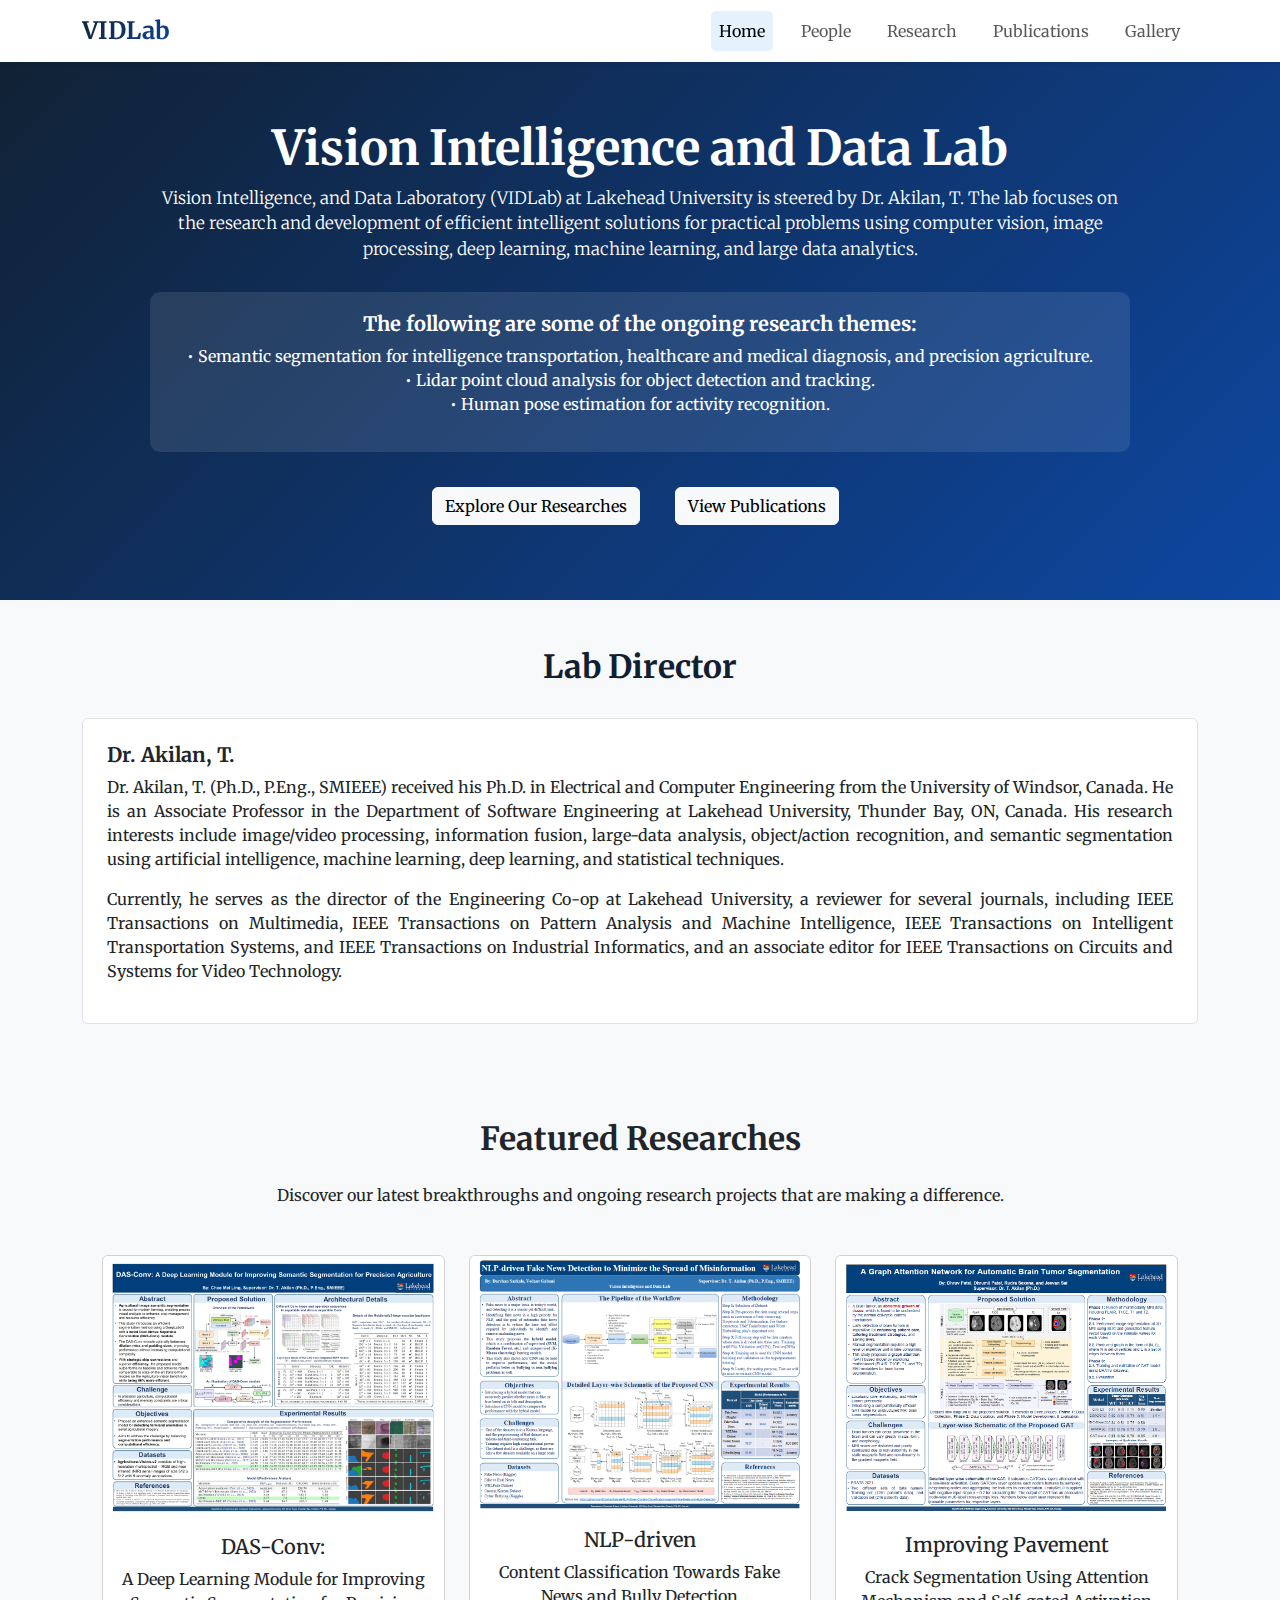
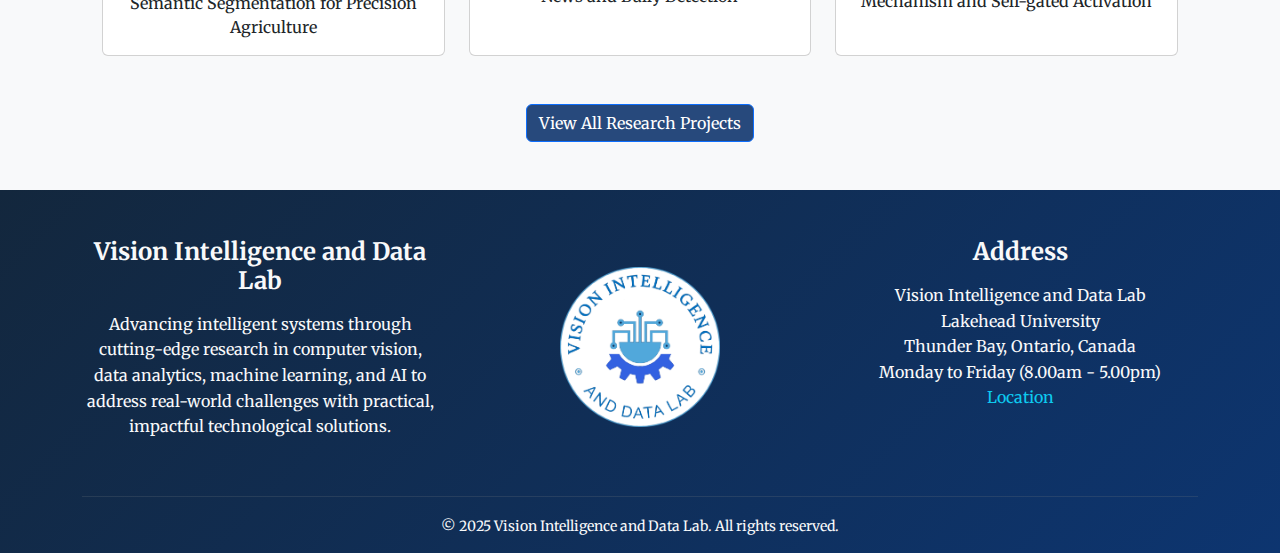
<file: home.html>
<!DOCTYPE html>
<html lang="en">

<head>
  <meta charset="UTF-8" />
  <meta name="viewport" content="width=device-width, initial-scale=1.0" />
  <title>VIDLab</title>
  <link href="https://cdn.jsdelivr.net/npm/bootstrap@5.3.0/dist/css/bootstrap.min.css" rel="stylesheet">
  <link href="https://fonts.googleapis.com/css2?family=Merriweather:wght@300;400;700;900&display=swap" rel="stylesheet">
  <link rel="stylesheet" href="css/style.css">
</head>

<body>
  <!-- Navigation -->
  <nav class="navbar navbar-expand-lg navbar-light bg-white fixed-top shadow-sm">
    <div class="container">
      <a class="navbar-brand" href="home.html">VIDLab</a>
      <button class="navbar-toggler" type="button" data-bs-toggle="collapse" data-bs-target="#navbarResponsive"
        aria-controls="navbarResponsive" aria-expanded="false" aria-label="Toggle navigation">
        <span class="navbar-toggler-icon"></span>
      </button>
      <div class="collapse navbar-collapse" id="navbarResponsive">
        <ul class="navbar-nav ms-auto">
          <li class="nav-item"><a class="nav-link active" href="home.html">Home</a></li>
          <li class="nav-item"><a class="nav-link" href="people.html">People</a></li>
          <li class="nav-item"><a class="nav-link" href="researchs.html">Research</a></li>
          <li class="nav-item"><a class="nav-link" href="publications.html">Publications</a></li>
          <li class="nav-item"><a class="nav-link" href="gallery.html">Gallery</a></li>
        </ul>
      </div>
    </div>
  </nav>

  <!-- Home Section -->
  <section id="home">
    <div class="container text-center">
      <h1>Vision Intelligence and Data Lab</h1>
      <p class="lead">Vision Intelligence, and Data Laboratory (VIDLab) at Lakehead University is steered by Dr. Akilan,
        T. The lab focuses on the research and development of efficient intelligent solutions for practical problems
        using computer vision, image processing, deep learning, machine learning, and large data analytics.</p>
      <div class="theme-box">
        <h5><strong>The following are some of the ongoing research themes:</strong></h5>
        <ul class="list-unstyled">
          <li>&bull; Semantic segmentation for intelligence transportation, healthcare and medical diagnosis, and
            precision agriculture.</li>
          <li>&bull; Lidar point cloud analysis for object detection and tracking.</li>
          <li>&bull; Human pose estimation for activity recognition.</li>
        </ul>
      </div>
      <div class="d-flex justify-content-center flex-wrap">
        <a href="researchs.html" class="btn btn-light btn-custom">Explore Our Researches</a>
        <a href="publications.html" class="btn btn-light btn-custom">View Publications</a>
      </div>
    </div>
  </section>


  <!-- Lab Director Section -->
  <section class="py-5 bg-light">
    <div class="container lab-director">
      <h2 class="fw-bold mb-4">Lab Director</h2>
      <div class="p-4 rounded border bg-white">
        <h5 class="fw-bold">Dr. Akilan, T.</h5>
        <p>Dr. Akilan, T. (Ph.D., P.Eng., SMIEEE) received his Ph.D. in Electrical and Computer Engineering from the
          University of Windsor, Canada. He is an Associate Professor in the Department of Software Engineering at
          Lakehead University, Thunder Bay, ON, Canada. His research interests include image/video processing,
          information fusion, large-data analysis, object/action recognition, and semantic segmentation using artificial
          intelligence, machine learning, deep learning, and statistical techniques.</p>
        <p>Currently, he serves as the director of the Engineering Co-op at Lakehead University, a reviewer for several
          journals, including IEEE Transactions on Multimedia, IEEE Transactions on Pattern Analysis and Machine
          Intelligence, IEEE Transactions on Intelligent Transportation Systems, and IEEE Transactions on Industrial
          Informatics, and an associate editor for IEEE Transactions on Circuits and Systems for Video Technology.</p>
      </div>
    </div>
  </section>

  <!-- Featured Research Section -->
  <section class="py-5">
    <div class="mx-auto" style="max-width: 1100px;">
      <div class="container text-center">
        <h2 class="fw-bold mb-4">Featured Researches</h2>
        <p class="mb-5">Discover our latest breakthroughs and ongoing research projects that are making a difference.
        </p>
        <div class="row g-4">
          <div class="col-md-4">
            <div class="card card-hover h-100" onclick="location.href='researchs.html';">
              <img src="images/research_projects/DAS-Conv.png" class="card-img-top" alt="Research 1">
              <div class="card-body">
                <h5 class="card-title">DAS-Conv: </h5>
                <p class="card-text">A Deep Learning Module for Improving Semantic Segmentation for Precision
                  Agriculture</p>
              </div>
            </div>
          </div>
          <div class="col-md-4">
            <div class="card card-hover h-100"
              onclick="location.href='https://ieeexplore.ieee.org/abstract/document/10292460';">
              <img src="images/research_projects/fake_news_poster.png" class="card-img-top" alt="Research 2">
              <div class="card-body">
                <h5 class="card-title">NLP-driven</h5>
                <p class="card-text">Content Classification Towards Fake News and Bully Detection</p>
              </div>
            </div>
          </div>
          <div class="col-md-4">
            <div class="card card-hover h-100"
              onclick="location.href='https://ieeexplore.ieee.org/abstract/document/10667187';">
              <img src="images/research_projects/a graph attention network for automatic brain tumar segmentation.png"
                class="card-img-top" alt="Research 3">
              <div class="card-body">
                <h5 class="card-title">Improving Pavement</h5>
                <p class="card-text">Crack Segmentation Using Attention Mechanism and Self-gated
                  Activation</p>
              </div>
            </div>
          </div>
        </div>
        <div class="mt-5">
          <a href="researchs.html" class="btn btn-primary" style="--bs-btn-bg: #27497c">View All Research Projects</a>
        </div>
      </div>
    </div>
  </section>

  <!-- Footer -->
  <footer class="bg-dark text-light pt-5 ">
    <div class="container">
      <div class="row text-start text-center">
        <div class="col-md-4 mb-4">
          <h5 class="fw-bold">Vision Intelligence and Data Lab</h5>
          <p>Advancing intelligent systems through cutting-edge research in computer vision, data analytics, machine
            learning, and AI to address real-world challenges with practical, impactful technological solutions.</p>
        </div>
        <div class="col-md-4 text-center mb-4 d-flex align-items-center justify-content-center">
          <img src="images/lablogo.png" alt="Logo" class="img-fluid">
        </div>
        <div class="col-md-4 mb-4">
          <h6 class="fw-bold">Address</h6>
          <p>Vision Intelligence and Data Lab<br>
            Lakehead University<br>
            Thunder Bay, Ontario, Canada<br>
            Monday to Friday (8.00am - 5.00pm)<br>
            <a href="https://www.google.com/maps/search/Lakehead+University,+Thunder+Bay,+Ontario,+Canada/@48.424393,-89.2591852,14z"
              class="text-info text-decoration-none">Location</a>
          </p>
        </div>
      </div>
      <hr class="border-secondary">
      <div class="text-center pb-3">
        <small>© 2025 Vision Intelligence and Data Lab. All rights reserved.</small>
      </div>
    </div>
  </footer>













  <!-- Bootstrap JS -->
  <script src="https://cdn.jsdelivr.net/npm/bootstrap@5.3.0/dist/js/bootstrap.bundle.min.js"></script>
</body>

</html>
</file>
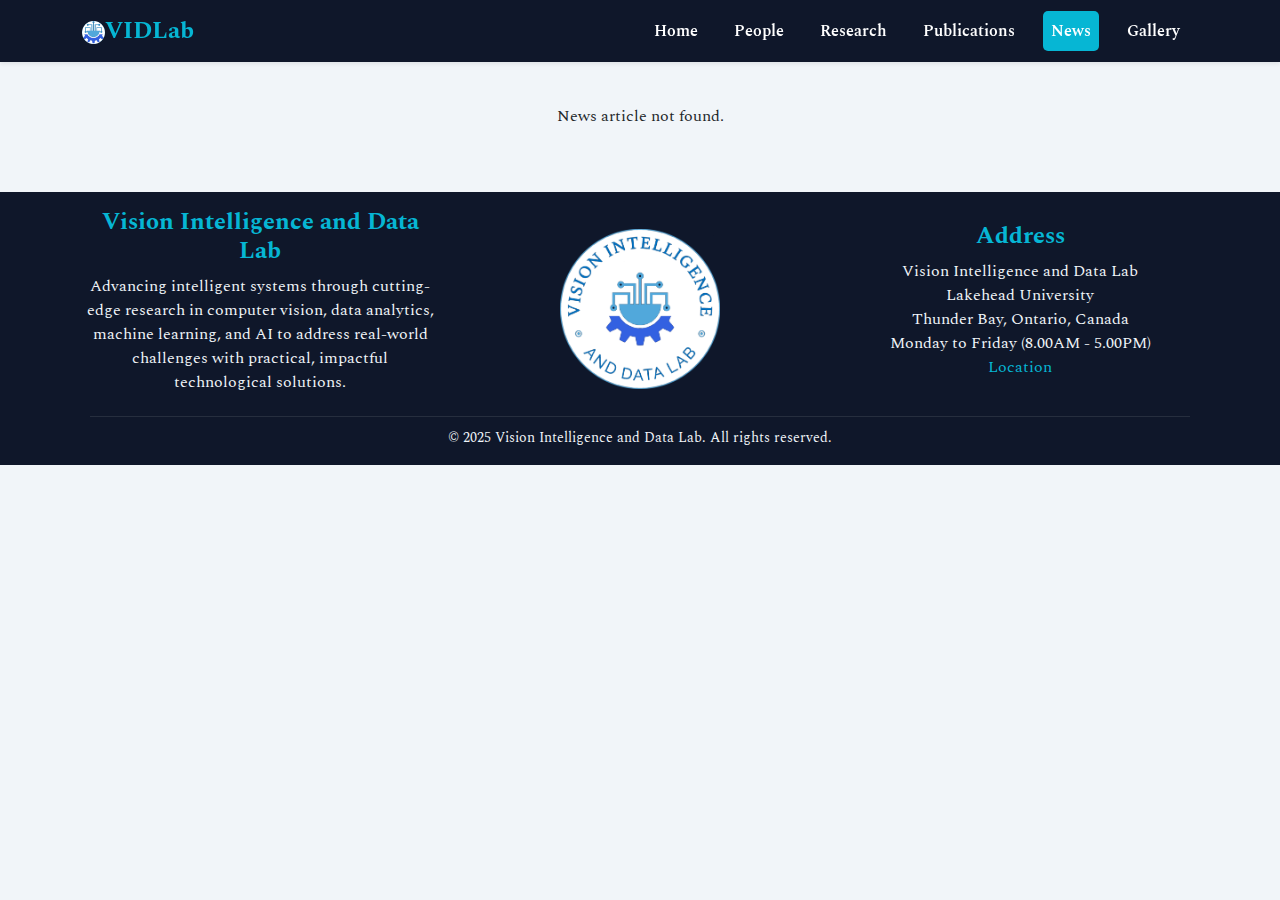
<file: news_details.html>
<!DOCTYPE html>
<html lang="en">

<head>
  <meta charset="UTF-8" />
  <meta name="viewport" content="width=device-width, initial-scale=1.0" />
  <title>News Details</title>
  <link rel="icon" type="image/x-icon" href="assets/images/favicon.png">
  <link href="https://cdn.jsdelivr.net/npm/bootstrap@5.3.6/dist/css/bootstrap.min.css" rel="stylesheet">
  <link
    href="https://fonts.googleapis.com/css2?family=Spectral:ital,wght@0,200;0,300;0,400;0,500;0,600;0,700;0,800;1,200;1,300;1,400;1,500;1,600;1,700;1,800&display=swap"
    rel="stylesheet">
  <link href="https://cdnjs.cloudflare.com/ajax/libs/font-awesome/6.7.2/css/all.min.css" rel="stylesheet">
  <link rel="stylesheet" href="assets/css/style.css">
</head>

<body class="all-class-padding">
  <!-- PAGE LOADER -->
  <div id="pageLoader">
    <div class="loader-bars">
      <span></span><span></span><span></span><span></span><span></span>
    </div>
  </div>

  <!-- Navigation -->
  <nav class="navbar navbar-expand-lg fixed-top shadow-sm">
    <div class="container">
      <div class="logo-container navbar-brand">
        <div class="logo-img-wrapper">
          <img src="assets/images/favicon.png" alt="Favicon" class="logo-img" style="width:23px;height:23px;">
        </div>
        <div class="logo-text-wrapper">
          <a href="index.html" class="logo-link">VIDLab</a>
        </div>
      </div>
      <button class="navbar-toggler" type="button" data-bs-toggle="collapse" data-bs-target="#navbarResponsive"
        aria-controls="navbarResponsive" aria-expanded="false" aria-label="Toggle navigation">
        <span class="navbar-toggler-icon"></span>
      </button>
      <button class="custom-hamburger" id="customHamburger">
        <span></span><span></span><span></span>
      </button>
      <div class="collapse navbar-collapse" id="navbarResponsive">
        <ul class="navbar-nav ms-auto">
          <li class="nav-item"><a class="nav-link" href="index.html">Home</a></li>
          <li class="nav-item"><a class="nav-link" href="people.html">People</a></li>
          <li class="nav-item"><a class="nav-link" href="researchs.html">Research</a></li>
          <li class="nav-item"><a class="nav-link" href="publications.html">Publications</a></li>
          <li class="nav-item"><a class="nav-link active" href="news.html">News</a></li>
          <li class="nav-item"><a class="nav-link" href="gallery.html">Gallery</a></li>
        </ul>
      </div>
    </div>
  </nav>

  <!-- Overlay for mobile -->
  <div class="menu-overlay" id="menuOverlay"></div>

  <!-- News Details Content -->
  <section class="py-5">
    <div class="container div_items_max_width" id="newsDetailsContainer">
      <!-- JS will inject the news details here -->
      <div class="text-center">Loading news details...</div>
    </div>
  </section>

  <!-- Footer -->
  <footer class="text-light pt-3">
    <div class="container">
      <div class="row text-center footer_element_height d-none d-md-flex">
        <div class="col-md-4 d-flex flex-column align-items-center justify-content-center">
          <h6 class="fw-bold">Vision Intelligence and Data Lab</h6>
          <p>Advancing intelligent systems through cutting-edge research in computer vision, data analytics, machine
            learning, and AI to address real-world challenges with practical, impactful technological solutions.</p>
        </div>
        <div class="col-md-4 d-flex align-items-center justify-content-center">
          <img src="assets/images/lablogo.png" alt="Logo" class="img-fluid footer-logo">
        </div>
        <div class="col-md-4 d-flex flex-column align-items-center justify-content-center text-center">
          <h6 class="fw-bold">Address</h6>
          <p>Vision Intelligence and Data Lab<br>
            Lakehead University<br>
            Thunder Bay, Ontario, Canada<br>
            Monday to Friday (8.00AM - 5.00PM)<br>
            <a href="https://www.google.com/maps/search/Lakehead+University,+Thunder+Bay,+Ontario,+Canada/@48.424393,-89.2591852,14z"
              class="text-info text-decoration-none">Location</a>
          </p>
        </div>
      </div>
      <div class="row d-flex d-md-none text-center justify-content-center">
        <div class="col-12 d-flex flex-column align-items-center text-center">
          <h6 class="fw-bold">Vision Intelligence and Data Lab</h6>
          <p>Lakehead University<br>Thunder Bay, Ontario, Canada<br>
            Monday to Friday (8.00AM - 5.00PM)<br>
            <a href="https://www.google.com/maps/search/Lakehead+University,+Thunder+Bay,+Ontario,+Canada/@48.424393,-89.2591852,14z"
              class="text-info text-decoration-none">Location</a>
          </p>
        </div>
      </div>
      <hr class="border-secondary">
      <div class="text-center pb-3 d-none d-md-block">
        <small>© 2025 Vision Intelligence and Data Lab. All rights reserved.</small>
      </div>
      <div class="text-center pb-3 d-block d-md-none">
        <small>© 2025 VIDLab. All rights reserved.</small>
      </div>
    </div>
  </footer>

  <!-- Scripts -->
  <script src="https://cdn.jsdelivr.net/npm/bootstrap@5.3.6/dist/js/bootstrap.bundle.min.js"></script>
  <script src="assets/js/script.js"></script>
  <script src="assets/js/news.js"></script>
</body>
</html>
</file>
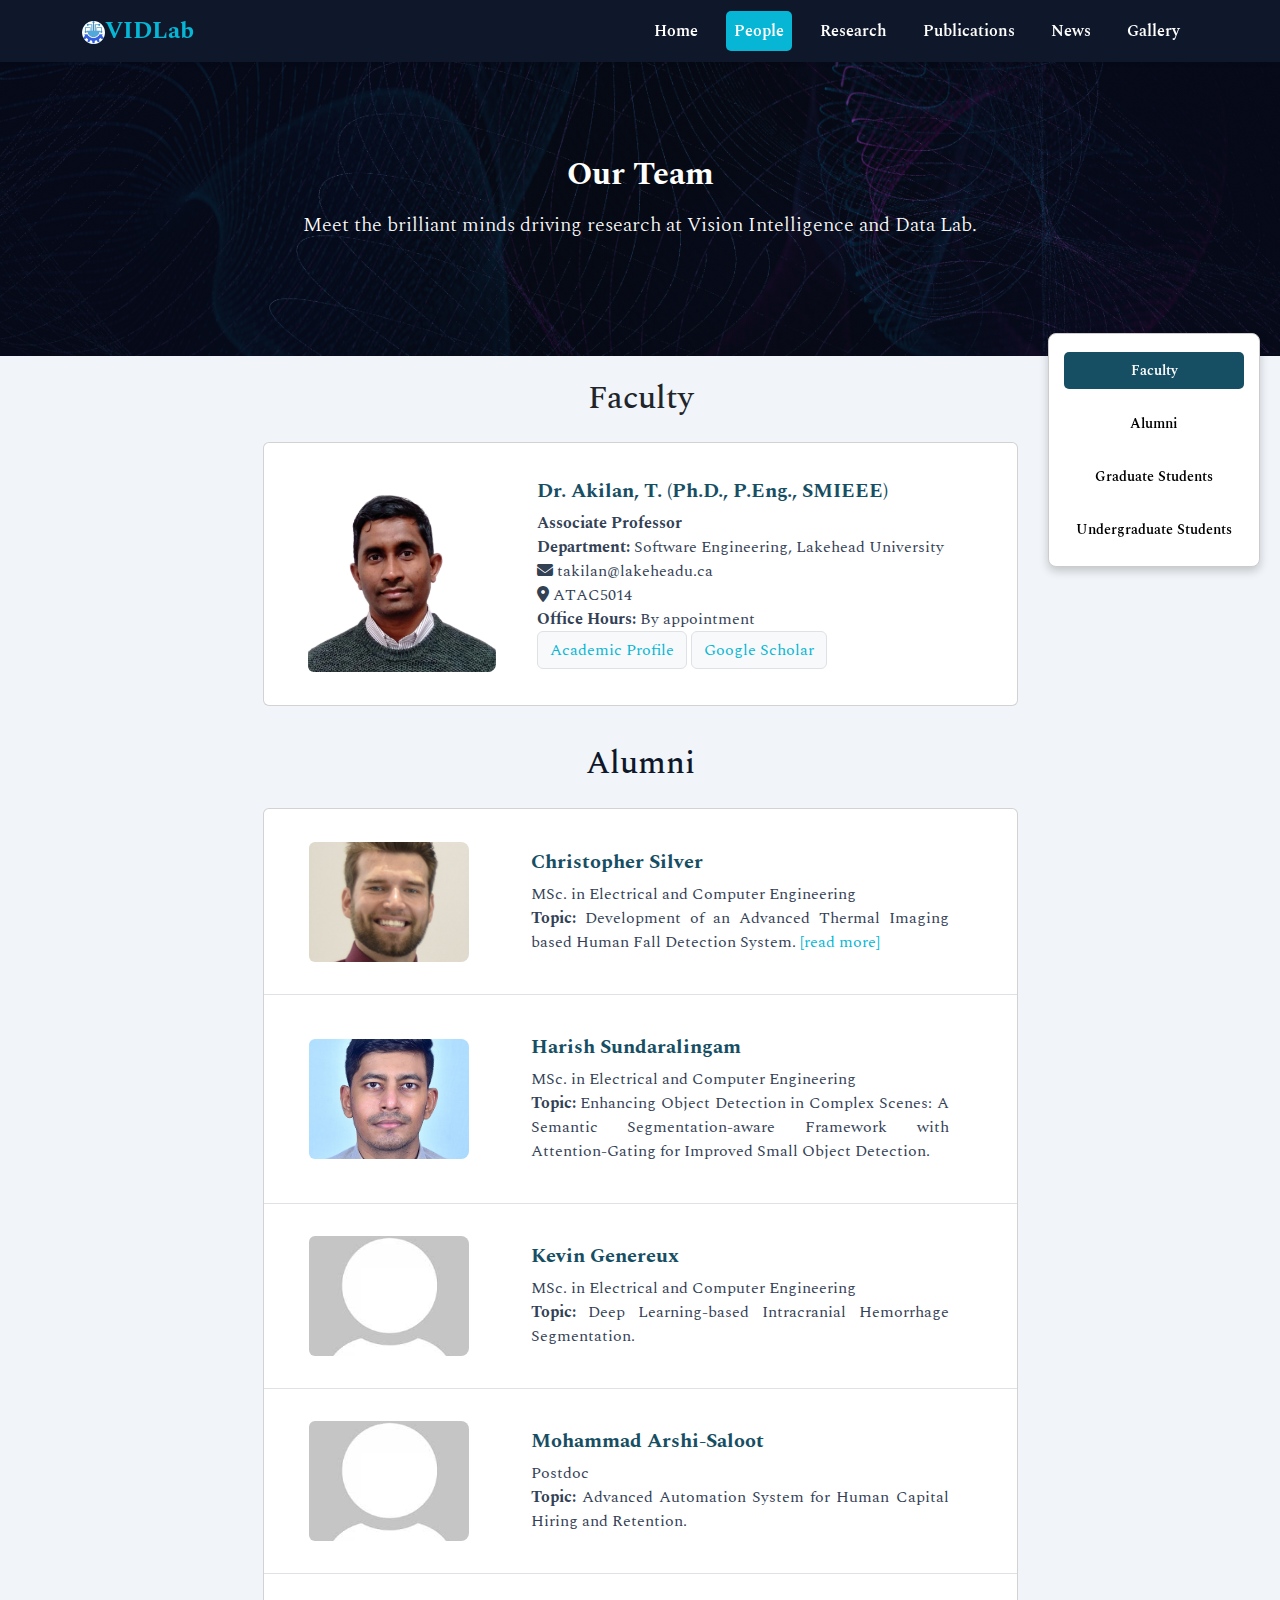
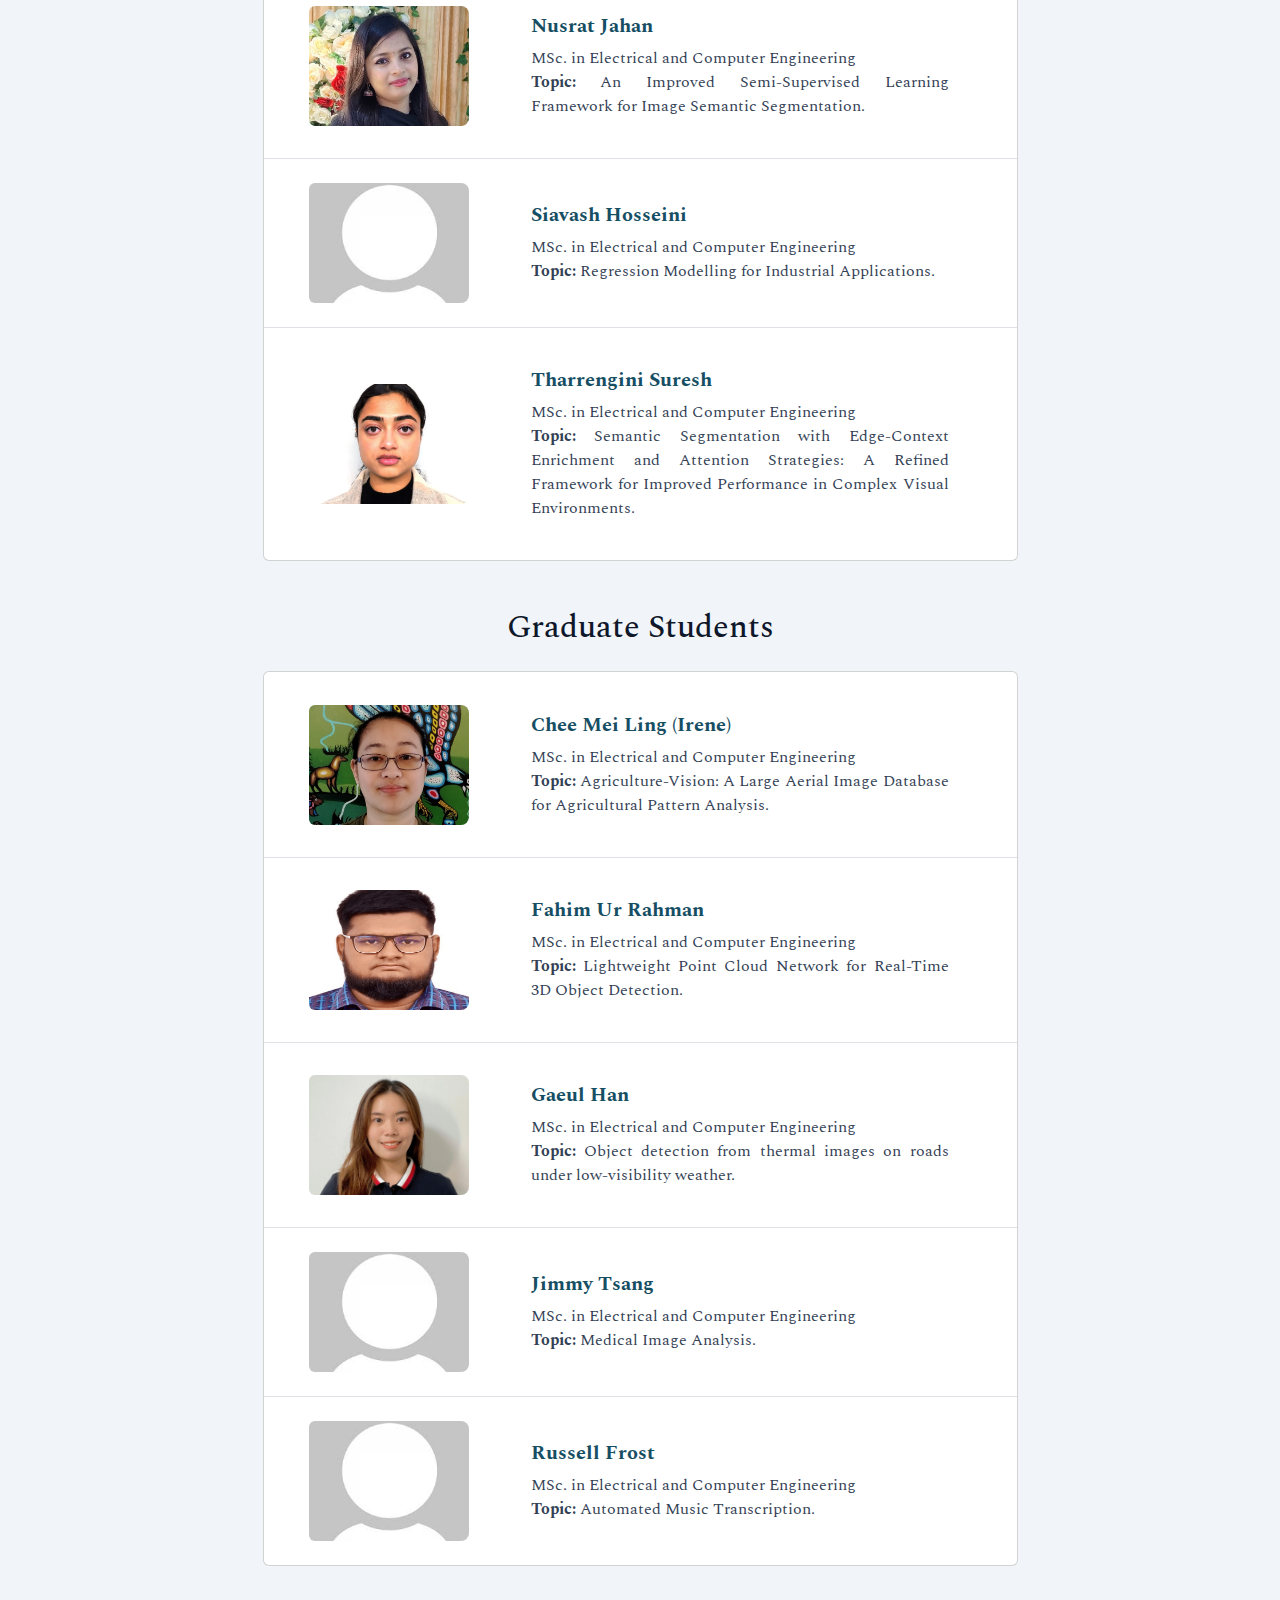
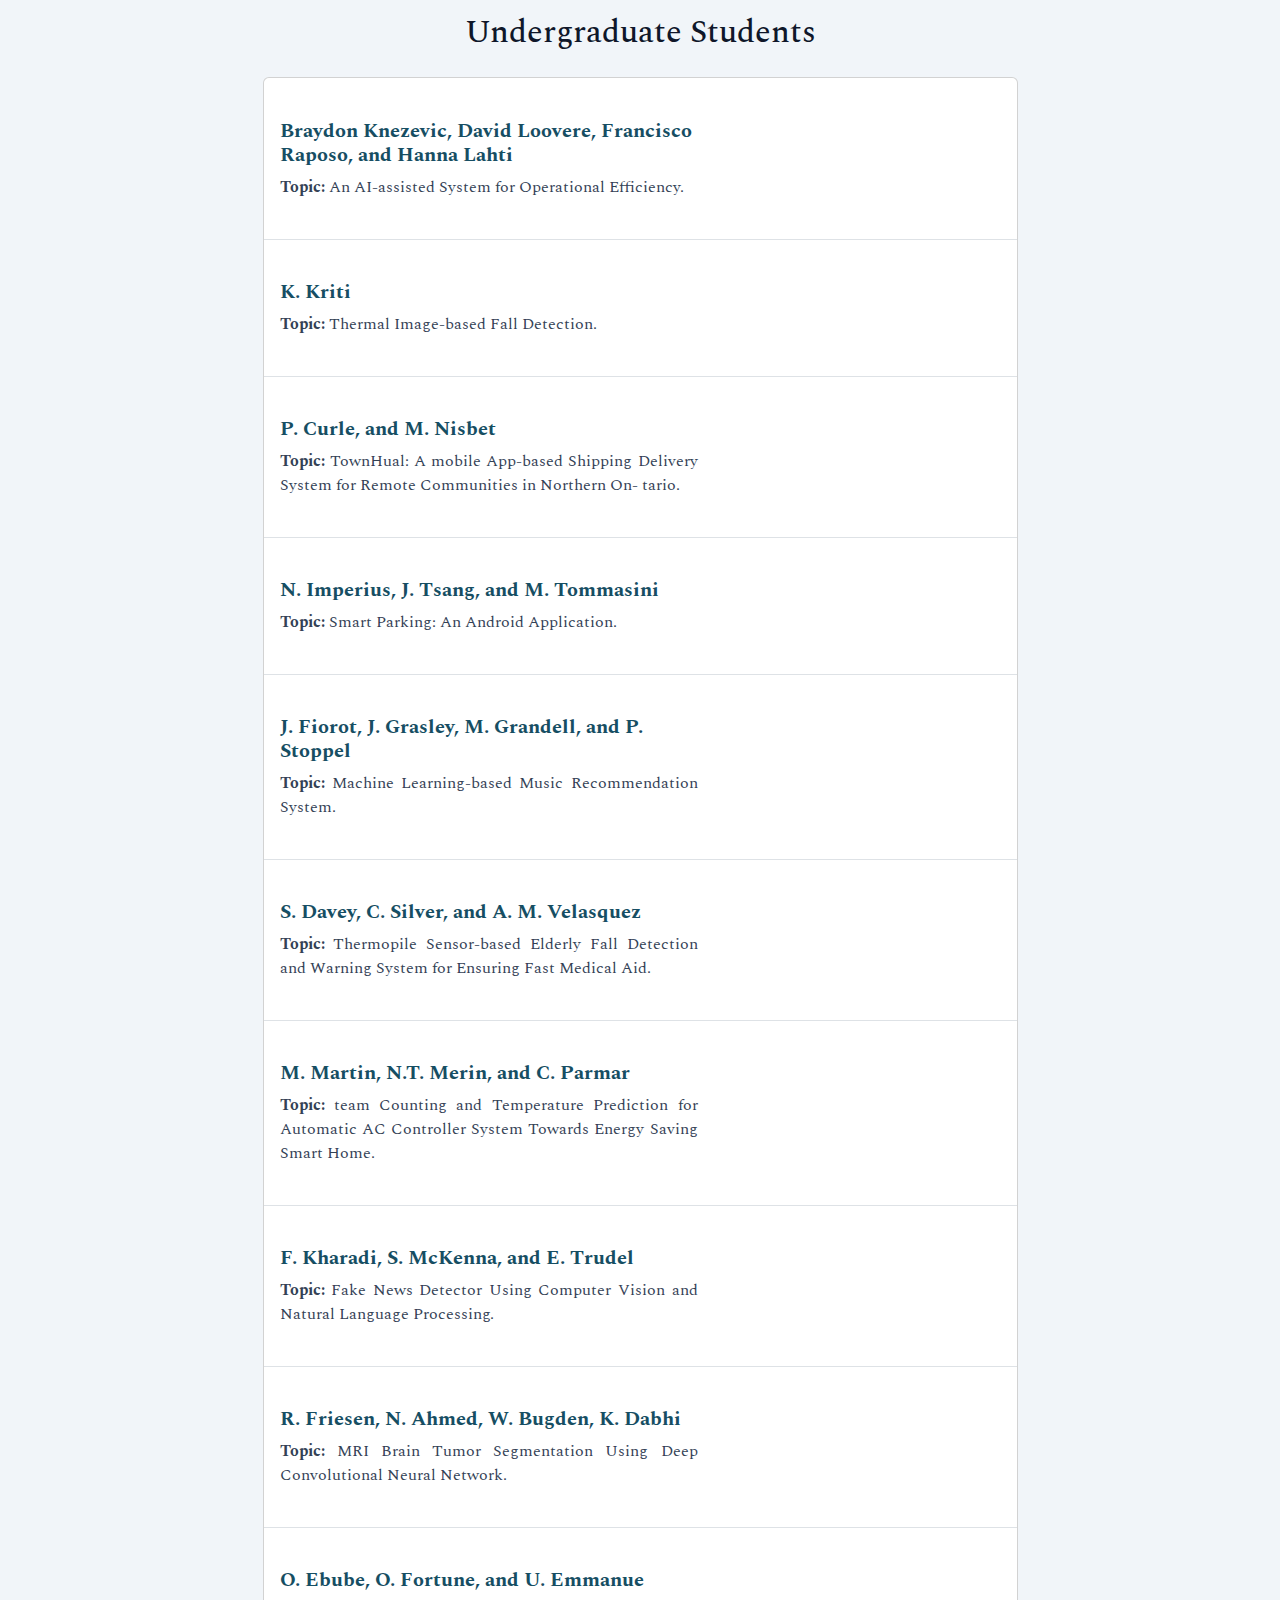
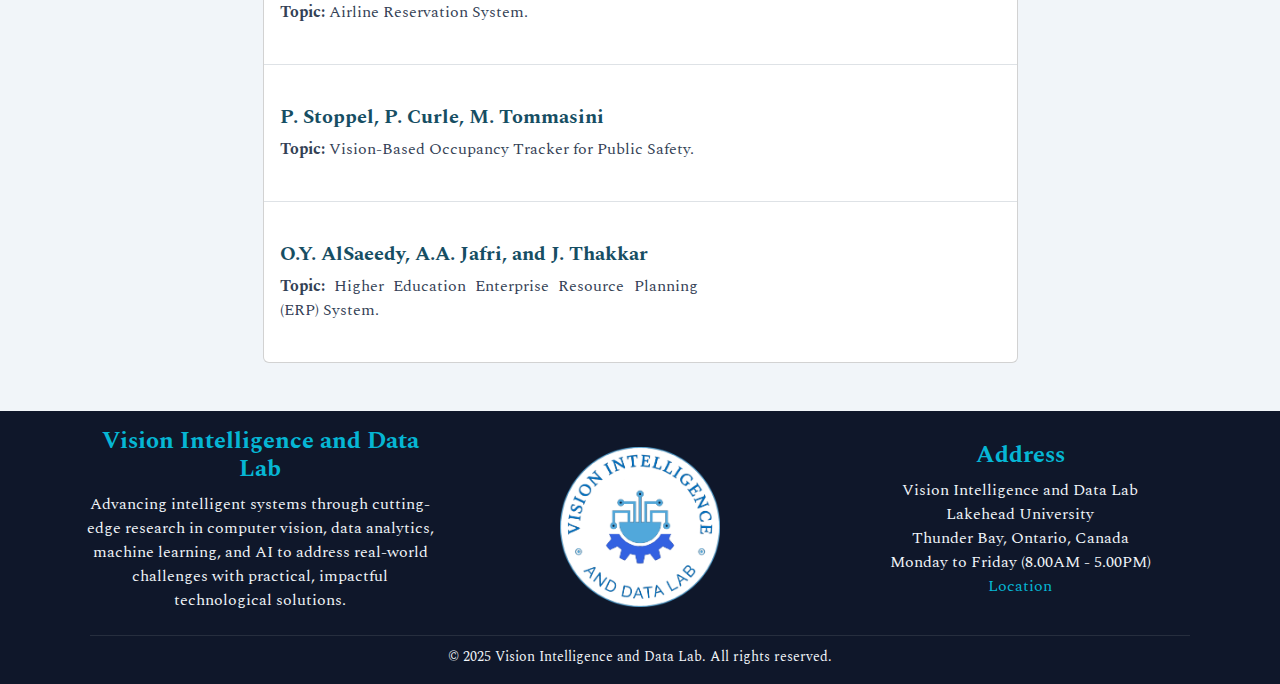
<file: people.html>
<!DOCTYPE html>
<html lang="en">

<head>
  <meta charset="UTF-8" />
  <meta name="viewport" content="width=device-width, initial-scale=1.0" />
  <title>Team</title>
  <link rel="icon" type="image/x-icon" href="assets/images/favicon.png">
  <link href="https://cdn.jsdelivr.net/npm/bootstrap@5.3.6/dist/css/bootstrap.min.css" rel="stylesheet">
  <link
    href="https://fonts.googleapis.com/css2?family=Spectral:ital,wght@0,200;0,300;0,400;0,500;0,600;0,700;0,800;1,200;1,300;1,400;1,500;1,600;1,700;1,800&display=swap"
    rel="stylesheet">
  <link rel="stylesheet" href="https://cdnjs.cloudflare.com/ajax/libs/font-awesome/6.7.2/css/all.min.css">
  <link rel="stylesheet" href="assets/css/style.css">
</head>

<body class="all-class-padding">
  <!-- PAGE LOADER: runs until window.load, then disappears -->
  <div id="pageLoader">
    <div class="loader-bars">
      <span></span>
      <span></span>
      <span></span>
      <span></span>
      <span></span>
    </div>
  </div>

  <!-- Navigation -->
  <nav class="navbar navbar-expand-lg fixed-top shadow-sm">
    <div class="container">

      <div class="logo-container navbar-brand">
        <div class="logo-img-wrapper">
          <img src="assets/images/favicon.png" alt="Favicon" class="logo-img" style="width: 23px; height: 23px;">
        </div>
        <div class="logo-text-wrapper">
          <a href="index.html" class="logo-link">VIDLab</a>
        </div>
      </div>

      <!-- Bootstrap toggler (hidden on mobile) -->
      <button class="navbar-toggler" type="button" data-bs-toggle="collapse" data-bs-target="#navbarResponsive"
        aria-controls="navbarResponsive" aria-expanded="false" aria-label="Toggle navigation">
        <span class="navbar-toggler-icon"></span>
      </button>

      <!-- Custom hamburger menu (shown on mobile) -->
      <button class="custom-hamburger" id="customHamburger">
        <span></span>
        <span></span>
        <span></span>
      </button>

      <div class="collapse navbar-collapse" id="navbarResponsive">
        <ul class="navbar-nav ms-auto">
          <li class="nav-item"><a class="nav-link" href="index.html">Home</a></li>
          <li class="nav-item"><a class="nav-link active" href="people.html">People</a></li>
          <li class="nav-item"><a class="nav-link" href="researchs.html">Research</a></li>
          <li class="nav-item"><a class="nav-link" href="publications.html">Publications</a></li>
          <li class="nav-item"><a class="nav-link" href="news.html">News</a></li>
          <li class="nav-item"><a class="nav-link" href="gallery.html">Gallery</a></li>
        </ul>
      </div>
    </div>
  </nav>


  <!-- Overlay for mobile menu -->
  <div class="menu-overlay" id="menuOverlay"></div>

  <!-- Header -->
  <section class="py-5 text-center all-header-main">
    <div class="container">
      <h2 class="fw-bold mb-3">Our Team</h2>
      <p class="lead">Meet the brilliant minds driving research at Vision Intelligence and Data Lab.</p>
    </div>
  </section>


  <!-- Floating Nav -->
  <!-- Desktop Filter Bar (only shows on Desktop) -->
  <div id="floating-nav" class="floating-nav text-center d-none d-md-flex">
    <a href="#faculty" class="nav-link active">Faculty</a>
    <a href="#alumni" class="nav-link">Alumni</a>
    <a href="#graduate" class="nav-link">Graduate Students</a>
    <a href="#undergraduate" class="nav-link">Undergraduate Students</a>
  </div>

  <!-- Mobile Filter Bar (only shows on mobile) -->
  <div class="mobile-filter-bar d-flex d-md-none">
    <div class="mobile-filter-tabs">
      <button class="mobile-filter-btn active" data-filter="faculty">Faculty</button>
      <button class="mobile-filter-btn" data-filter="alumni">Alumni</button>
      <button class="mobile-filter-btn" data-filter="graduate">Graduate Students</button>
      <button class="mobile-filter-btn" data-filter="undergraduate">Undergraduate Students</button>
    </div>
  </div>

  <!-- Faculty -->
  <section id="faculty" class="container py-4">
    <h2 class="text-center mb-4">Faculty</h2>
    <div class="row justify-content-center">
      <div class="card card-hover shadow-hover">
        <div class="row g-0">
          <div class="col-md-4 d-flex align-items-center justify-content-center">
            <img src="assets/images/team/akilan_pp_w_bg.png" class="img-fluid rounded-start" alt="Faculty">
          </div>
          <div class="col-md-8">
            <div class="card-body">
              <h5 class="card-title">Dr. Akilan, T. (Ph.D., P.Eng., SMIEEE)</h5>
              <p class="card-text">
                <strong>Associate Professor</strong><br>
                <strong>Department:</strong> Software Engineering, Lakehead University<br>
                <i class="fa-solid fa-envelope"></i> takilan@lakeheadu.ca<br>
                <i class="fa-solid fa-location-dot"></i> ATAC5014<br>
                <strong>Office Hours:</strong> By appointment<br>
                <a href="https://www.lakeheadu.ca/users/A/takilan"
                  class="text-info text-decoration-none btn btn-light border">Academic Profile</a>
                <a href="https://scholar.google.ca/citations?hl=en&user=d7VHPp4AAAAJ"
                  class="text-info text-decoration-none btn btn-light border">Google Scholar</a>
              </p>
            </div>
          </div>
        </div>
      </div>
    </div>
  </section>

  <!-- Alumni -->
  <section id="alumni" class="students-info-section container pb-5">
    <h2 class="text-center mb-4">Alumni</h2>

    <!-- Alumni Card -->
    <div class="card card-hover shadow-hover students-info-section-card">
      <div class="row g-0 mb-4 pb-4 border-bottom students-info-first-card">
        <div class="col-md-4 d-flex align-items-center justify-content-center">
          <img src="assets/images/team/Christ Silver.png" class="img-fluid rounded-start" alt="Christopher Silver">
        </div>
        <div class="col-md-8">
          <div class="card-body">
            <h5 class="card-title">Christopher Silver</h5>
            <p class="card-text">
              <b></b>MSc. in Electrical and Computer Engineering<br>
              <strong>Topic:</strong> Development of an Advanced Thermal Imaging based Human Fall Detection System.
              <a href="https://www.lakeheadu.ca/alumni/journey/magazine/winter-2024/articles/node/202470"
                class="text-info text-decoration-none">[read more]</a>
            </p>
          </div>
        </div>
      </div>

      <div class="row g-0 mb-4 pb-4 border-bottom">
        <div class="col-md-4 d-flex align-items-center justify-content-center">
          <img src="assets/images/team/Harish Sundaralingam2.jpg" class="img-fluid rounded-start"
            alt="Christopher Silver">
        </div>
        <div class="col-md-8">
          <div class="card-body">
            <h5 class="card-title">Harish Sundaralingam</h5>
            <p class="card-text">
              MSc. in Electrical and Computer Engineering<br>
              <strong>Topic:</strong> Enhancing Object Detection in Complex Scenes: A Semantic Segmentation-aware
              Framework with Attention-Gating for Improved Small Object Detection.
            </p>
          </div>
        </div>
      </div>

      <div class="row g-0 mb-4 pb-4 border-bottom">
        <div class="col-md-4 d-flex align-items-center justify-content-center">
          <img src="assets/images/team/dummy DP.jpg" class="img-fluid rounded-start" alt="Christopher Silver">
        </div>
        <div class="col-md-8">
          <div class="card-body">
            <h5 class="card-title">Kevin Genereux</h5>
            <p class="card-text">
              MSc. in Electrical and Computer Engineering<br>
              <strong>Topic:</strong> Deep Learning-based Intracranial Hemorrhage Segmentation.
            </p>
          </div>
        </div>
      </div>

      <div class="row g-0 mb-4 pb-4 border-bottom">
        <div class="col-md-4 d-flex align-items-center justify-content-center">
          <img src="assets/images/team/dummy DP.jpg" class="img-fluid rounded-start" alt="Christopher Silver">
        </div>
        <div class="col-md-8">
          <div class="card-body">
            <h5 class="card-title">Mohammad Arshi-Saloot</h5>
            <p class="card-text">
              Postdoc<br>
              <strong>Topic:</strong> Advanced Automation System for Human Capital Hiring and Retention.
            </p>
          </div>
        </div>
      </div>

      <div class="row g-0 mb-4 pb-4 border-bottom">
        <div class="col-md-4 d-flex align-items-center justify-content-center">
          <img src="assets/images/team/Nusrat Jahan2.jpg" class="img-fluid rounded-start" alt="Christopher Silver">
        </div>
        <div class="col-md-8">
          <div class="card-body">
            <h5 class="card-title">Nusrat Jahan</h5>
            <p class="card-text">
              MSc. in Electrical and Computer Engineering<br>
              <strong>Topic:</strong> An Improved Semi-Supervised Learning Framework for Image Semantic Segmentation.
            </p>
          </div>
        </div>
      </div>

      <div class="row g-0 mb-4 pb-4 border-bottom">
        <div class="col-md-4 d-flex align-items-center justify-content-center">
          <img src="assets/images/team/dummy DP.jpg" class="img-fluid rounded-start" alt="Christopher Silver">
        </div>
        <div class="col-md-8">
          <div class="card-body">
            <h5 class="card-title">Siavash Hosseini</h5>
            <p class="card-text">
              MSc. in Electrical and Computer Engineering<br>
              <strong>Topic:</strong> Regression Modelling for Industrial Applications.
            </p>
          </div>
        </div>
      </div>

      <div class="row g-0 mb-4">
        <div class="col-md-4 d-flex align-items-center justify-content-center">
          <img src="assets/images/team/Tharrengini Suresh.jpg" class="img-fluid rounded-start" alt="Christopher Silver">
        </div>
        <div class="col-md-8">
          <div class="card-body">
            <h5 class="card-title">Tharrengini Suresh</h5>
            <p class="card-text">
              MSc. in Electrical and Computer Engineering<br>
              <strong>Topic:</strong> Semantic Segmentation with Edge-Context Enrichment and Attention Strategies: A
              Refined Framework for Improved Performance in Complex Visual Environments.
            </p>
          </div>
        </div>
      </div>

  </section>

  <!-- Graduate Students -->
  <section id="graduate" class="students-info-section container pb-5">
    <h2 class="text-center mb-4">Graduate Students</h2>
    <div class="card card-hover shadow-hover students-info-section-card">

      <div class="row g-0 mb-4 pb-4 border-bottom students-info-first-card">
        <div class="col-md-4 d-flex align-items-center justify-content-center">
          <img src="assets/images/team/Chee Mei Ling.jpg" class="img-fluid rounded-start" alt="Christopher Silver">
        </div>
        <div class="col-md-8">
          <div class="card-body">
            <h5 class="card-title">Chee Mei Ling (Irene)</h5>
            <p class="card-text">
              <b></b>MSc. in Electrical and Computer Engineering<br>
              <strong>Topic:</strong> Agriculture-Vision: A Large Aerial Image Database for Agricultural Pattern
              Analysis.
            </p>
          </div>
        </div>
      </div>

      <div class="row g-0 mb-4 pb-4 border-bottom">
        <div class="col-md-4 d-flex align-items-center justify-content-center">
          <img src="assets/images/team/Fahim Ur Rahman.jpg" class="img-fluid rounded-start" alt="Christopher Silver">
        </div>
        <div class="col-md-8">
          <div class="card-body">
            <h5 class="card-title">Fahim Ur Rahman</h5>
            <p class="card-text">
              <b></b>MSc. in Electrical and Computer Engineering<br>
              <strong>Topic:</strong> Lightweight Point Cloud Network for Real-Time 3D Object Detection.
            </p>
          </div>
        </div>
      </div>

      <div class="row g-0 mb-4 pb-4 border-bottom">
        <div class="col-md-4 d-flex align-items-center justify-content-center">
          <img src="assets/images/team/Gaeul Han.jpg" class="img-fluid rounded-start" alt="Christopher Silver">
        </div>
        <div class="col-md-8">
          <div class="card-body">
            <h5 class="card-title">Gaeul Han</h5>
            <p class="card-text">
              <b></b>MSc. in Electrical and Computer Engineering<br>
              <strong>Topic:</strong> Object detection from thermal images on roads under low-visibility weather.
            </p>
          </div>
        </div>
      </div>

      <div class="row g-0 mb-4 pb-4 border-bottom">
        <div class="col-md-4 d-flex align-items-center justify-content-center">
          <img src="assets/images/team/dummy DP.jpg" class="img-fluid rounded-start" alt="Christopher Silver">
        </div>
        <div class="col-md-8">
          <div class="card-body">
            <h5 class="card-title">Jimmy Tsang</h5>
            <p class="card-text">
              <b></b>MSc. in Electrical and Computer Engineering<br>
              <strong>Topic:</strong> Medical Image Analysis.
            </p>
          </div>
        </div>
      </div>

      <div class="row g-0 mb-4">
        <div class="col-md-4 d-flex align-items-center justify-content-center">
          <img src="assets/images/team/dummy DP.jpg" class="img-fluid rounded-start" alt="Christopher Silver">
        </div>
        <div class="col-md-8">
          <div class="card-body">
            <h5 class="card-title">Russell Frost</h5>
            <p class="card-text">
              <b></b>MSc. in Electrical and Computer Engineering<br>
              <strong>Topic:</strong> Automated Music Transcription.
            </p>
          </div>
        </div>
      </div>
    </div>
  </section>

  <!-- Undergraduate Students -->
  <section id="undergraduate" class="students-info-section container pb-5">
    <h2 class="text-center mb-4">Undergraduate Students</h2>
    <div class="card card-hover shadow-hover students-info-section-card">
      <div class="row g-0 mb-4 pb-4 border-bottom students-info-first-card">
        <div class="col-md-8">
          <div class="card-body">
            <h5 class="card-title">Braydon Knezevic, David Loovere, Francisco Raposo, and Hanna Lahti</h5>
            <p class="card-text">
              <strong>Topic:</strong> An AI-assisted System for Operational Efficiency.
            </p>
          </div>
        </div>
      </div>

      <div class="row g-0 mb-4 pb-4 border-bottom">
        <div class="col-md-8">
          <div class="card-body">
            <h5 class="card-title">K. Kriti</h5>
            <p class="card-text">
              <strong>Topic:</strong> Thermal Image-based Fall Detection.
            </p>
          </div>
        </div>
      </div>

      <div class="row g-0 mb-4 pb-4 border-bottom">
        <div class="col-md-8">
          <div class="card-body">
            <h5 class="card-title">P. Curle, and M. Nisbet</h5>
            <p class="card-text">
              <strong>Topic:</strong> TownHual: A mobile App-based Shipping Delivery System for Remote Communities in
              Northern On- tario.
            </p>
          </div>
        </div>
      </div>

      <div class="row g-0 mb-4 pb-4 border-bottom">
        <div class="col-md-8">
          <div class="card-body">
            <h5 class="card-title">N. Imperius, J. Tsang, and M. Tommasini</h5>
            <p class="card-text">
              <strong>Topic:</strong> Smart Parking: An Android Application.
            </p>
          </div>
        </div>
      </div>

      <div class="row g-0 mb-4 pb-4 border-bottom">
        <div class="col-md-8">
          <div class="card-body">
            <h5 class="card-title">J. Fiorot, J. Grasley, M. Grandell, and P. Stoppel</h5>
            <p class="card-text">
              <strong>Topic:</strong> Machine Learning-based Music Recommendation System.
            </p>
          </div>
        </div>
      </div>

      <div class="row g-0 mb-4 pb-4 border-bottom">
        <div class="col-md-8">
          <div class="card-body">
            <h5 class="card-title">S. Davey, C. Silver, and A. M. Velasquez</h5>
            <p class="card-text">
              <strong>Topic:</strong> Thermopile Sensor-based Elderly Fall Detection and Warning System for Ensuring
              Fast Medical Aid.
            </p>
          </div>
        </div>
      </div>

      <div class="row g-0 mb-4 pb-4 border-bottom">
        <div class="col-md-8">
          <div class="card-body">
            <h5 class="card-title">M. Martin, N.T. Merin, and C. Parmar</h5>
            <p class="card-text">
              <strong>Topic:</strong> team Counting and Temperature Prediction for Automatic AC Controller System
              Towards Energy Saving Smart Home.
            </p>
          </div>
        </div>
      </div>

      <div class="row g-0 mb-4 pb-4 border-bottom">
        <div class="col-md-8">
          <div class="card-body">
            <h5 class="card-title">F. Kharadi, S. McKenna, and E. Trudel</h5>
            <p class="card-text">
              <strong>Topic:</strong> Fake News Detector Using Computer Vision and Natural Language Processing.
            </p>
          </div>
        </div>
      </div>

      <div class="row g-0 mb-4 pb-4 border-bottom">
        <div class="col-md-8">
          <div class="card-body">
            <h5 class="card-title">R. Friesen, N. Ahmed, W. Bugden, K. Dabhi</h5>
            <p class="card-text">
              <strong>Topic:</strong> MRI Brain Tumor Segmentation Using Deep Convolutional Neural Network.
            </p>
          </div>
        </div>
      </div>

      <div class="row g-0 mb-4 pb-4 border-bottom">
        <div class="col-md-8">
          <div class="card-body">
            <h5 class="card-title">O. Ebube, O. Fortune, and U. Emmanue</h5>
            <p class="card-text">
              <strong>Topic:</strong> Airline Reservation System.
            </p>
          </div>
        </div>
      </div>

      <div class="row g-0 mb-4 pb-4 border-bottom">
        <div class="col-md-8">
          <div class="card-body">
            <h5 class="card-title">P. Stoppel, P. Curle, M. Tommasini</h5>
            <p class="card-text">
              <strong>Topic:</strong> Vision-Based Occupancy Tracker for Public Safety.
            </p>
          </div>
        </div>
      </div>

      <div class="row g-0 mb-4">
        <div class="col-md-8">
          <div class="card-body">
            <h5 class="card-title">O.Y. AlSaeedy, A.A. Jafri, and J. Thakkar</h5>
            <p class="card-text">
              <strong>Topic:</strong> Higher Education Enterprise Resource Planning (ERP) System.
            </p>
          </div>
        </div>
      </div>
    </div>
  </section>


  <!-- Footer -->
  <footer class="text-light pt-3 ">
    <div class="container">

      <!-- Desktop/tablet footer: visible from md and up -->
      <div class="row text-center footer_element_height d-none d-md-flex">
        <div class="col-md-4 d-flex flex-column align-items-center justify-content-center">
          <h6 class="fw-bold">Vision Intelligence and Data Lab</h6>
          <p>Advancing intelligent systems through cutting-edge research in computer vision, data analytics, machine
            learning, and AI to address real-world challenges with practical, impactful technological solutions.</p>
        </div>
        <div class="col-md-4 d-flex align-items-center justify-content-center">
          <img src="assets/images/lablogo.png" alt="Logo" class="img-fluid footer-logo">
        </div>
        <div class="col-md-4 d-flex flex-column align-items-center justify-content-center  text-center">
          <h6 class="fw-bold">Address</h6>
          <p>Vision Intelligence and Data Lab<br>
            Lakehead University<br>
            Thunder Bay, Ontario, Canada<br>
            Monday to Friday (8.00AM - 5.00PM)<br>
            <a href="https://www.google.com/maps/search/Lakehead+University,+Thunder+Bay,+Ontario,+Canada/@48.424393,-89.2591852,14z"
              class="text-info text-decoration-none">Location</a>
          </p>
        </div>
      </div>

      <!-- Mobile-only footer: visible below md -->
      <div class="row text-center justify-content-center d-flex d-md-none">
        <div class="col-12 d-flex flex-column align-items-center text-center">
          <h6 class="fw-bold">Vision Intelligence and Data Lab</h6>
          <p>
            Lakehead University<br>
            Thunder Bay, Ontario, Canada<br>
            Monday to Friday (8.00AM - 5.00PM)<br>
            <a href="https://www.google.com/maps/search/Lakehead+University,+Thunder+Bay,+Ontario,+Canada/@48.424393,-89.2591852,14z"
              class="text-info text-decoration-none">Location</a>
          </p>
        </div>
      </div>

      <hr class="border-secondary">
      <!-- Desktop/tablet footer: visible from md and up -->
      <div class="text-center pb-3 d-none d-md-block">
        <small>© 2025 Vision Intelligence and Data Lab. All rights reserved.</small>
      </div>

      <!-- Mobile-only footer: visible below md -->
      <div class="text-center pb-3 d-block d-md-none">
        <small>© 2025 VIDLab. All rights reserved.</small>
      </div>
    </div>
  </footer>


  <!-- Bootstrap JS -->
  <script src="https://cdn.jsdelivr.net/npm/bootstrap@5.3.6/dist/js/bootstrap.bundle.min.js"></script>
  <script src="assets/js/script.js"></script>
</body>

</html>
</file>
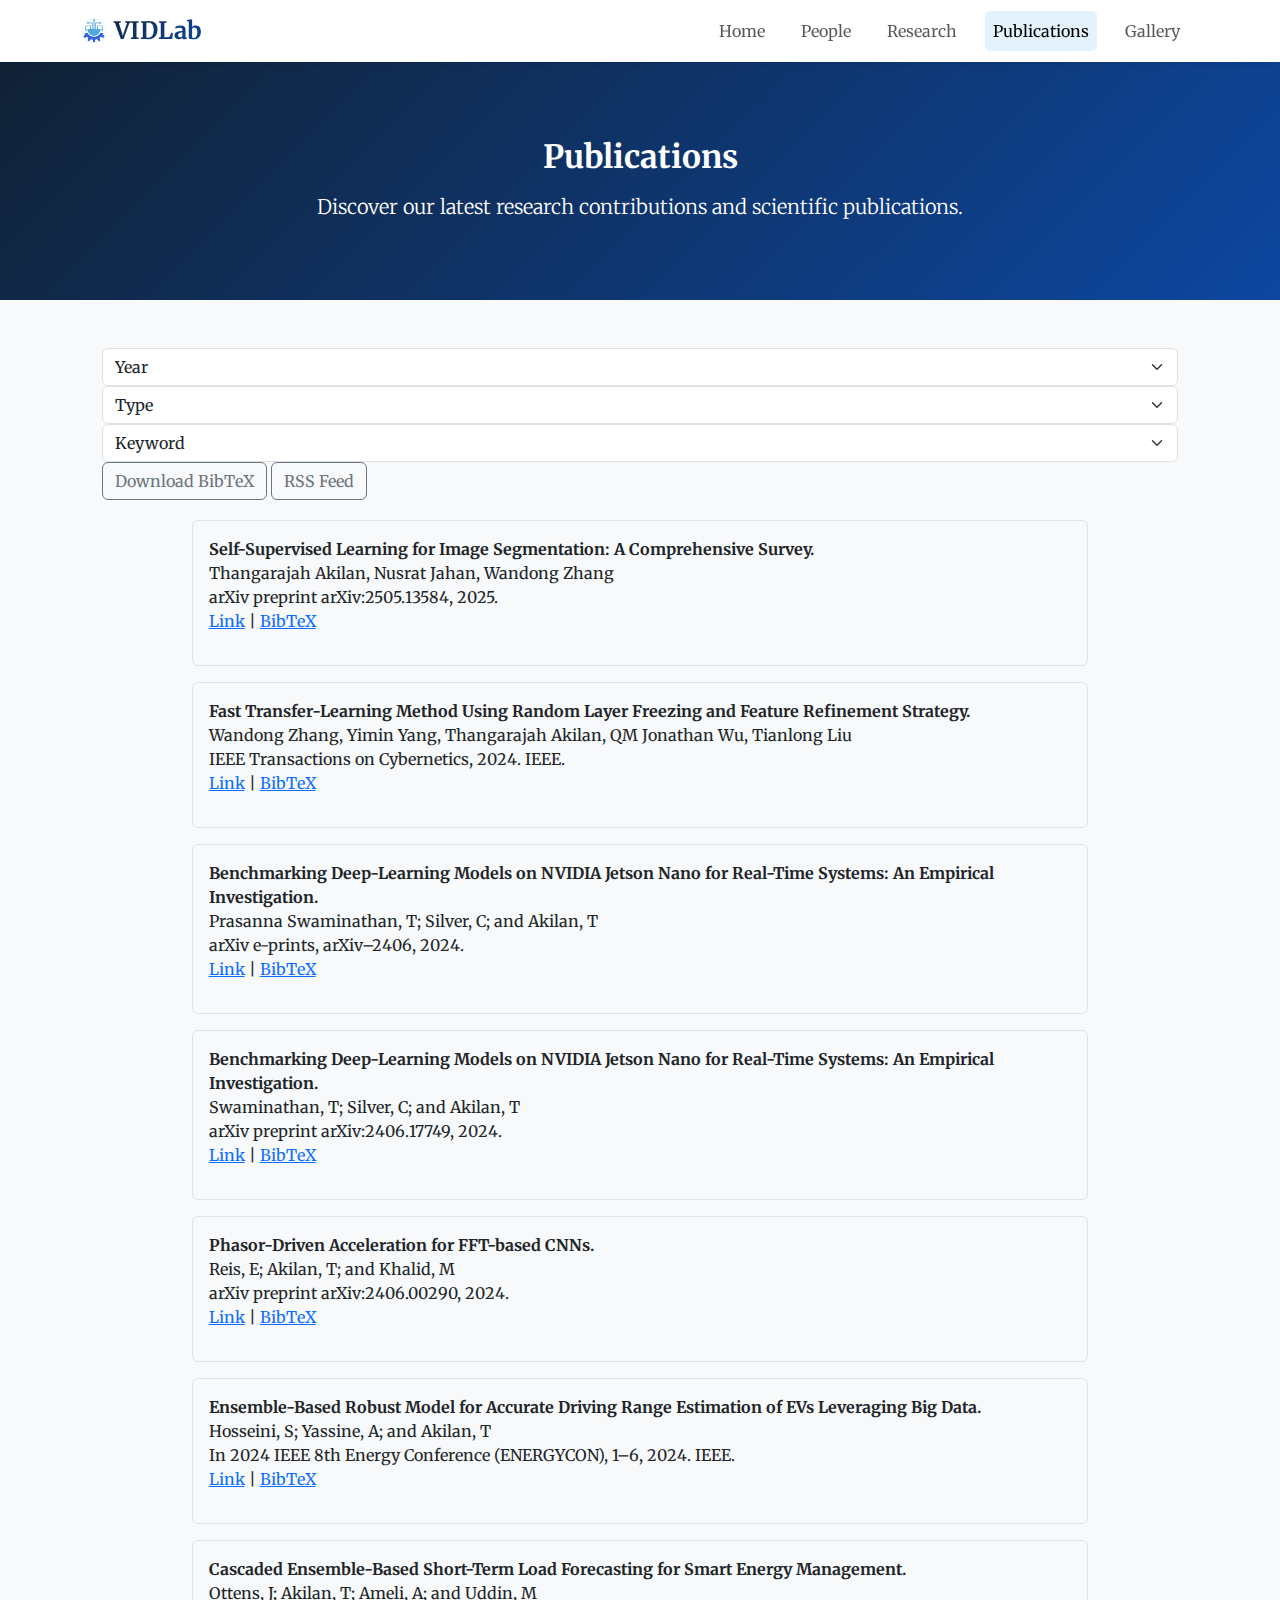
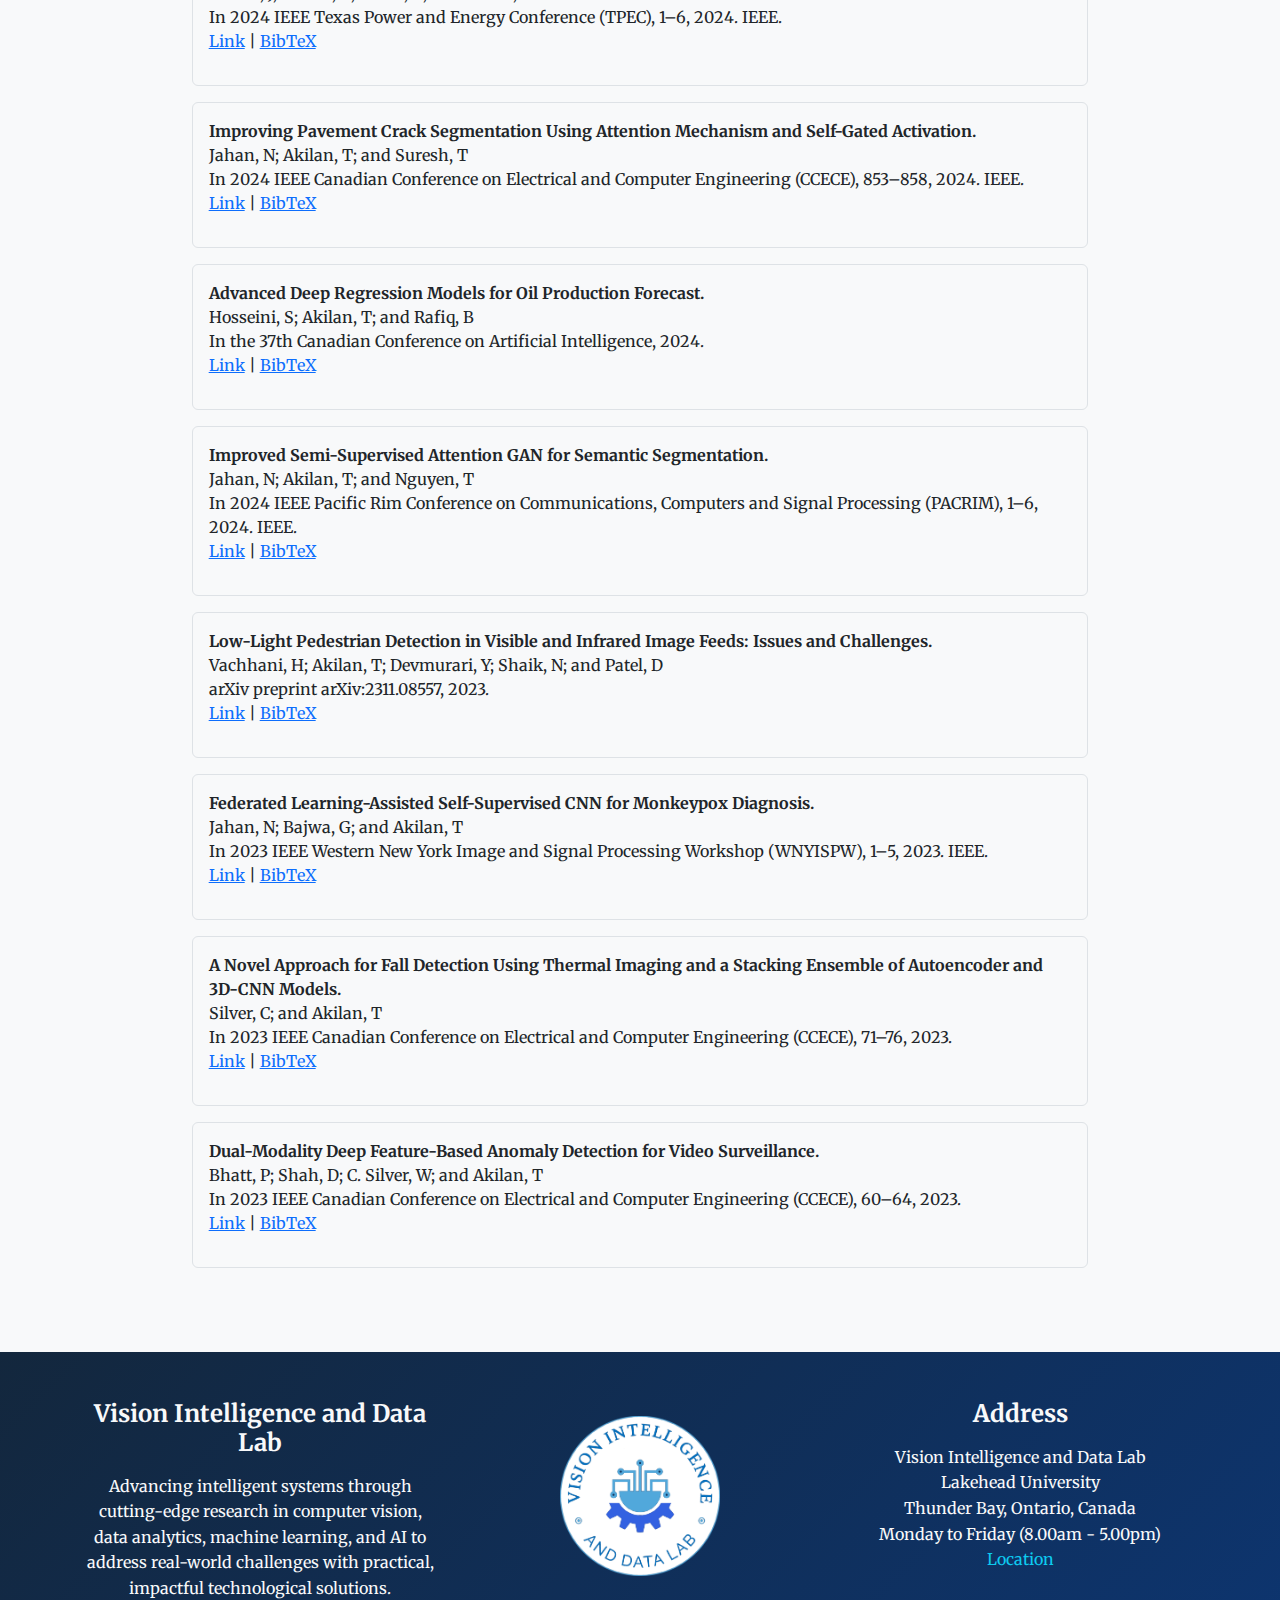
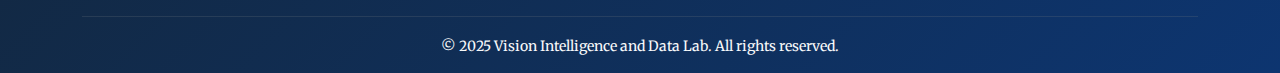
<file: publications copy.html>
<!DOCTYPE html>
<html lang="en">

<head>
  <meta charset="UTF-8" />
  <meta name="viewport" content="width=device-width, initial-scale=1.0" />
  <title>Publications</title>
  <link rel="icon" type="image/x-icon" href="images/favicon.png">
  <link href="https://cdn.jsdelivr.net/npm/bootstrap@5.3.6/dist/css/bootstrap.min.css" rel="stylesheet">
  <link href="https://fonts.googleapis.com/css2?family=Merriweather:wght@300;400;700;900&display=swap" rel="stylesheet">
  <link rel="stylesheet" href="css/style.css">
</head>

<body>
  <nav class="navbar navbar-expand-lg navbar-light bg-white fixed-top shadow-sm">
    <div class="container">
      <a class="navbar-brand d-flex align-items-center" href="home.html">
        <img src="images/favicon.png" alt="Favicon" class="me-2" style="width: 24px; height: 24px;">
        VIDLab
      </a>
      <button class="navbar-toggler" type="button" data-bs-toggle="collapse" data-bs-target="#navbarResponsive"
        aria-controls="navbarResponsive" aria-expanded="false" aria-label="Toggle navigation">
        <span class="navbar-toggler-icon"></span>
      </button>
      <div class="collapse navbar-collapse" id="navbarResponsive">
        <ul class="navbar-nav ms-auto">
          <li class="nav-item"><a class="nav-link" href="home.html">Home</a></li>
          <li class="nav-item"><a class="nav-link" href="people.html">People</a></li>
          <li class="nav-item"><a class="nav-link" href="researchs.html">Research</a></li>
          <li class="nav-item"><a class="nav-link active" href="publications.html">Publications</a></li>
          <li class="nav-item"><a class="nav-link" href="gallery.html">Gallery</a></li>
        </ul>
      </div>
    </div>
  </nav>

  <section class="py-5 text-center all-header-main">
    <div class="container">
      <h2 class="fw-bold mb-3">Publications</h2>
      <p class="lead">Discover our latest research contributions and scientific publications.</p>
    </div>
  </section>

  <section id="publications" class="container div_items_max_width py-5">

    <div class="filter-options">
      <select class="form-select" id="filterYear">
        <option selected>Year</option>
        <option value="2025">2025</option>
        <option value="2024">2024</option>
        <option value="2023">2023</option>
        <option value="2022">2022</option>
        <option value="2021">2021</option>
        <option value="2020">2020</option>
        <option value="2019">2019</option>
        <option value="2018">2018</option>
        <option value="2017">2017</option>
        <option value="2016">2016</option>
        <option value="2015">2015</option>
        <option value="2014">2014</option>
        <option value="2013">2013</option>
        <option value="2011">2011</option>
        <option value="Other">Other</option>
      </select>

      <select class="form-select" id="filterType">
        <option selected>Type</option>
        <option value="conference">Conference</option>
        <option value="journal">Journal</option>
        <option value="thesis">Thesis</option>
        <option value="other">Other</option>
      </select>

      <select class="form-select" id="filterKeyword">
        <option selected>Keyword</option>
      </select>

      <a href="#" class="btn btn-outline-secondary">Download BibTeX</a>
      <a href="#" class="btn btn-outline-secondary">RSS Feed</a>
    </div>


    <div class="bibbase-publications d-flex flex-column align-items-center" id="publicationsList">
      <div class="col-md-10">
        <div class="publication-entry border rounded p-3 mb-3" data-year="2025" data-type="other" data-keywords="Other">
          <p>
            <strong>Self-Supervised Learning for Image Segmentation: A Comprehensive Survey.</strong><br>
            Thangarajah Akilan, Nusrat Jahan, Wandong Zhang<br>
            arXiv preprint arXiv:2505.13584, 2025.<br>
            <a href="#">Link</a> | <a href="#">BibTeX</a>
          </p>
        </div>
      </div>
      <div class="col-md-10">
        <div class="publication-entry border rounded p-3 mb-3" data-year="2024" data-type="journal"
          data-keywords="Transfer-Learning">
          <p>
            <strong>Fast Transfer-Learning Method Using Random Layer Freezing and Feature Refinement
              Strategy.</strong><br>
            Wandong Zhang, Yimin Yang, Thangarajah Akilan, QM Jonathan Wu, Tianlong Liu<br>
            IEEE Transactions on Cybernetics, 2024. IEEE.<br>
            <a href="#">Link</a> | <a href="#">BibTeX</a>
          </p>
        </div>
      </div>
      <div class="col-md-10">
        <div class="publication-entry border rounded p-3 mb-3" data-year="2024" data-type="other"
          data-keywords="Deep-Learning">
          <p>
            <strong>Benchmarking Deep-Learning Models on NVIDIA Jetson Nano for Real-Time Systems: An Empirical
              Investigation.</strong><br>
            Prasanna Swaminathan, T; Silver, C; and Akilan, T<br>
            arXiv e-prints, arXiv–2406, 2024.<br>
            <a href="#">Link</a> | <a href="#">BibTeX</a>
          </p>
        </div>
      </div>
      <div class="col-md-10">
        <div class="publication-entry border rounded p-3 mb-3" data-year="2024" data-type="other"
          data-keywords="Deep-Learning">
          <p>
            <strong>Benchmarking Deep-Learning Models on NVIDIA Jetson Nano for Real-Time Systems: An Empirical
              Investigation.</strong><br>
            Swaminathan, T; Silver, C; and Akilan, T<br>
            arXiv preprint arXiv:2406.17749, 2024.<br>
            <a href="#">Link</a> | <a href="#">BibTeX</a>
          </p>
        </div>
      </div>
      <div class="col-md-10">
        <div class="publication-entry border rounded p-3 mb-3" data-year="2024" data-type="other" data-keywords="CNN">
          <p>
            <strong>Phasor-Driven Acceleration for FFT-based CNNs.</strong><br>
            Reis, E; Akilan, T; and Khalid, M<br>
            arXiv preprint arXiv:2406.00290, 2024.<br>
            <a href="#">Link</a> | <a href="#">BibTeX</a>
          </p>
        </div>
      </div>
      <div class="col-md-10">
        <div class="publication-entry border rounded p-3 mb-3" data-year="2024" data-type="conference"
          data-keywords="Other">
          <p>
            <strong>Ensemble-Based Robust Model for Accurate Driving Range Estimation of EVs Leveraging Big
              Data.</strong><br>
            Hosseini, S; Yassine, A; and Akilan, T<br>
            In 2024 IEEE 8th Energy Conference (ENERGYCON), 1–6, 2024. IEEE.<br>
            <a href="#">Link</a> | <a href="#">BibTeX</a>
          </p>
        </div>
      </div>
      <div class="col-md-10">
        <div class="publication-entry border rounded p-3 mb-3" data-year="2024" data-type="conference"
          data-keywords="Other">
          <p>
            <strong>Cascaded Ensemble-Based Short-Term Load Forecasting for Smart Energy Management.</strong><br>
            Ottens, J; Akilan, T; Ameli, A; and Uddin, M<br>
            In 2024 IEEE Texas Power and Energy Conference (TPEC), 1–6, 2024. IEEE.<br>
            <a href="#">Link</a> | <a href="#">BibTeX</a>
          </p>
        </div>
      </div>
      <div class="col-md-10">
        <div class="publication-entry border rounded p-3 mb-3" data-year="2024" data-type="conference"
          data-keywords="Other">
          <p>
            <strong>Improving Pavement Crack Segmentation Using Attention Mechanism and Self-Gated
              Activation.</strong><br>
            Jahan, N; Akilan, T; and Suresh, T<br>
            In 2024 IEEE Canadian Conference on Electrical and Computer Engineering (CCECE), 853–858, 2024. IEEE.<br>
            <a href="#">Link</a> | <a href="#">BibTeX</a>
          </p>
        </div>
      </div>
      <div class="col-md-10">
        <div class="publication-entry border rounded p-3 mb-3" data-year="2024" data-type="conference"
          data-keywords="Other">
          <p>
            <strong>Advanced Deep Regression Models for Oil Production Forecast.</strong><br>
            Hosseini, S; Akilan, T; and Rafiq, B<br>
            In the 37th Canadian Conference on Artificial Intelligence, 2024.<br>
            <a href="#">Link</a> | <a href="#">BibTeX</a>
          </p>
        </div>
      </div>
      <div class="col-md-10">
        <div class="publication-entry border rounded p-3 mb-3" data-year="2024" data-type="conference"
          data-keywords="Other">
          <p>
            <strong>Improved Semi-Supervised Attention GAN for Semantic Segmentation.</strong><br>
            Jahan, N; Akilan, T; and Nguyen, T<br>
            In 2024 IEEE Pacific Rim Conference on Communications, Computers and Signal Processing (PACRIM), 1–6, 2024.
            IEEE.<br>
            <a href="#">Link</a> | <a href="#">BibTeX</a>
          </p>
        </div>
      </div>
      <div class="col-md-10">
        <div class="publication-entry border rounded p-3 mb-3" data-year="2023" data-type="other"
          data-keywords="Detection">
          <p>
            <strong>Low-Light Pedestrian Detection in Visible and Infrared Image Feeds: Issues and
              Challenges.</strong><br>
            Vachhani, H; Akilan, T; Devmurari, Y; Shaik, N; and Patel, D<br>
            arXiv preprint arXiv:2311.08557, 2023.<br>
            <a href="#">Link</a> | <a href="#">BibTeX</a>
          </p>
        </div>
      </div>
      <div class="col-md-10">
        <div class="publication-entry border rounded p-3 mb-3" data-year="2023" data-type="conference"
          data-keywords="CNN">
          <p>
            <strong>Federated Learning-Assisted Self-Supervised CNN for Monkeypox Diagnosis.</strong><br>
            Jahan, N; Bajwa, G; and Akilan, T<br>
            In 2023 IEEE Western New York Image and Signal Processing Workshop (WNYISPW), 1–5, 2023. IEEE.<br>
            <a href="#">Link</a> | <a href="#">BibTeX</a>
          </p>
        </div>
      </div>
      <div class="col-md-10">
        <div class="publication-entry border rounded p-3 mb-3" data-year="2023" data-type="conference"
          data-keywords="Detection CNN">
          <p>
            <strong>A Novel Approach for Fall Detection Using Thermal Imaging and a Stacking Ensemble of Autoencoder and
              3D-CNN Models.</strong><br>
            Silver, C; and Akilan, T<br>
            In 2023 IEEE Canadian Conference on Electrical and Computer Engineering (CCECE), 71–76, 2023.<br>
            <a href="#">Link</a> | <a href="#">BibTeX</a>
          </p>
        </div>
      </div>
      <div class="col-md-10">
        <div class="publication-entry border rounded p-3 mb-3" data-year="2023" data-type="conference"
          data-keywords="Detection">
          <p>
            <strong>Dual-Modality Deep Feature-Based Anomaly Detection for Video Surveillance.</strong><br>
            Bhatt, P; Shah, D; C. Silver, W; and Akilan, T<br>
            In 2023 IEEE Canadian Conference on Electrical and Computer Engineering (CCECE), 60–64, 2023.<br>
            <a href="#">Link</a> | <a href="#">BibTeX</a>
          </p>
        </div>
      </div>
    </div>

    <!-- If you are adding new publication, make sure to add "mb-3" to the existing last 
      "<div class="publication-entry border rounded p-3" data-year="Other" data-type="other"",
      dont add it to the new one. That will add a margin-bottom of 3rem to the last publication entry.
      -->
  </section>

  <footer class="bg-dark text-light pt-5 ">
    <div class="container">
      <div class="row text-start text-center footer_element_height">
        <div class="col-md-4 mb-4">
          <h5 class="fw-bold">Vision Intelligence and Data Lab</h5>
          <p>Advancing intelligent systems through cutting-edge research in computer vision, data analytics, machine
            learning, and AI to address real-world challenges with practical, impactful technological solutions.</p>
        </div>
        <div class="col-md-4 text-center mb-4 d-flex align-items-center justify-content-center">
          <img src="images/lablogo.png" alt="Logo" class="img-fluid footer-logo">
        </div>
        <div class="col-md-4 mb-4">
          <h6 class="fw-bold">Address</h6>
          <p>Vision Intelligence and Data Lab<br>
            Lakehead University<br>
            Thunder Bay, Ontario, Canada<br>
            Monday to Friday (8.00am - 5.00pm)<br>
            <a href="https://www.google.com/maps/search/Lakehead+University,+Thunder+Bay,+Ontario,+Canada/@48.424393,-89.2591852,14z"
              class="text-info text-decoration-none">Location</a>
          </p>
        </div>
      </div>
      <hr class="border-secondary">
      <div class="text-center pb-3">
        <small>© 2025 Vision Intelligence and Data Lab. All rights reserved.</small>
      </div>
    </div>
  </footer>

  <script src="https://cdn.jsdelivr.net/npm/bootstrap@5.3.6/dist/js/bootstrap.bundle.min.js"></script>
  <script src="js/script.js"></script>

</body>

</html>
</file>
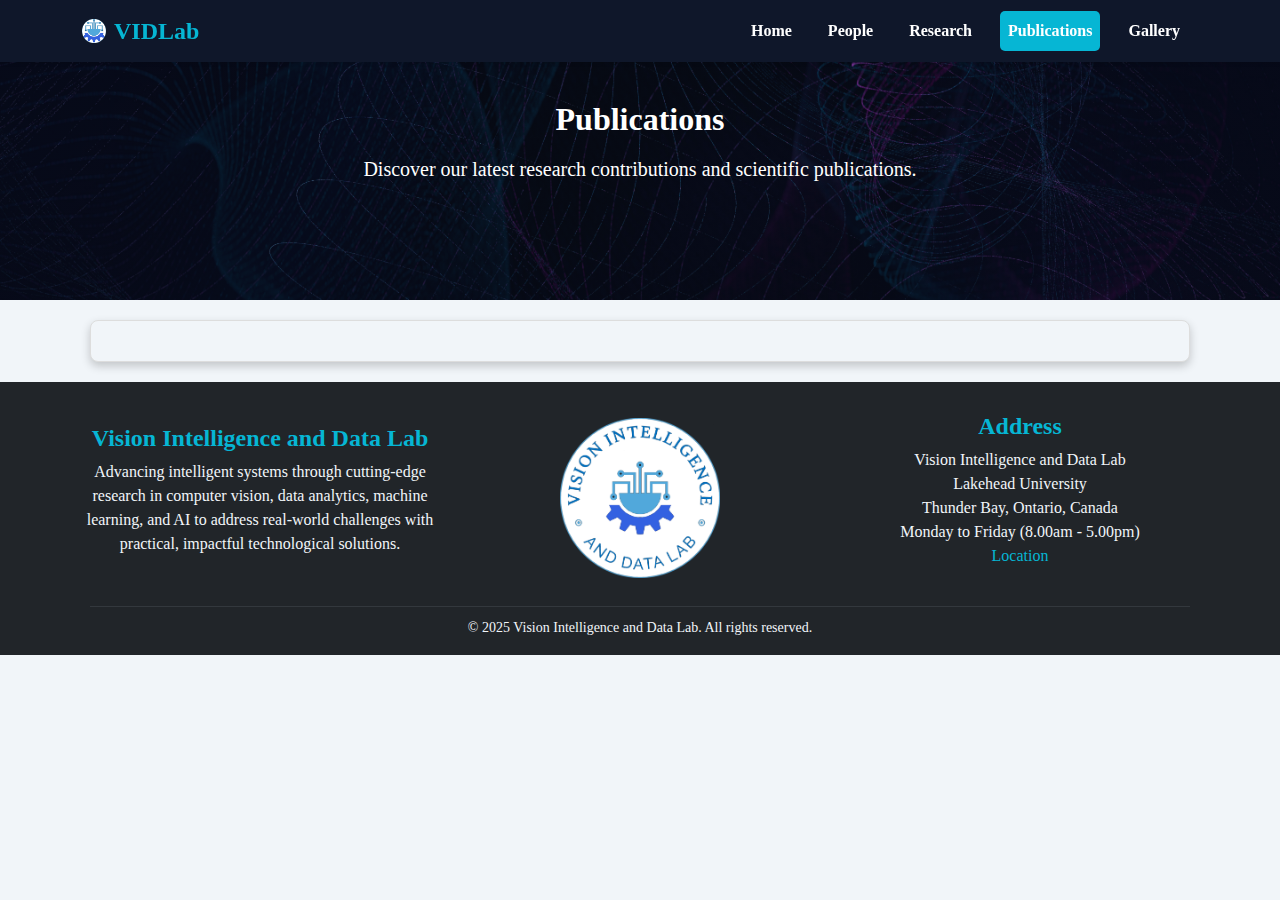
<file: publications-bibbase.html>
<!DOCTYPE html>
<html lang="en">

<head>
  <meta charset="UTF-8" />
  <meta name="viewport" content="width=device-width, initial-scale=1.0" />
  <title>Publications</title>
  <link rel="icon" type="image/x-icon" href="assets/images/favicon.png">
  <link href="https://cdn.jsdelivr.net/npm/bootstrap@5.3.6/dist/css/bootstrap.min.css" rel="stylesheet">
  <link href="https://fonts.googleapis.com/css2?family=Merriweather:wght@300;400;700;900&display=swap" rel="stylesheet">
  <link rel="stylesheet" href="assets/css/style.css">
</head>

<body>
  <nav class="navbar navbar-expand-lg navbar-light bg-white fixed-top shadow-sm">
    <div class="container">
      <a class="navbar-brand d-flex align-items-center" href="index.html">
        <img src="assets/images/favicon.png" alt="Favicon" class="me-2" style="width: 24px; height: 24px;">
        VIDLab
      </a>
      <button class="navbar-toggler" type="button" data-bs-toggle="collapse" data-bs-target="#navbarResponsive"
        aria-controls="navbarResponsive" aria-expanded="false" aria-label="Toggle navigation">
        <span class="navbar-toggler-icon"></span>
      </button>
      <div class="collapse navbar-collapse" id="navbarResponsive">
        <ul class="navbar-nav ms-auto">
          <li class="nav-item"><a class="nav-link" href="index.html">Home</a></li>
          <li class="nav-item"><a class="nav-link" href="people.html">People</a></li>
          <li class="nav-item"><a class="nav-link" href="researchs.html">Research</a></li>
          <li class="nav-item"><a class="nav-link active" href="publications.html">Publications</a></li>
          <li class="nav-item"><a class="nav-link" href="gallery.html">Gallery</a></li>
        </ul>
      </div>
    </div>
  </nav>

  <section class="py-5 text-center all-header-main">
    <div class="container">
      <h2 class="fw-bold mb-3">Publications</h2>
      <p class="lead">Discover our latest research contributions and scientific publications.</p>
    </div>
  </section>

  <section>
    <div class="container">
      <div class="row bibbase-publications div_items_max_width">
        <script
          src="https://bibbase.org/show?bib=https%3A%2F%2Fbibbase.org%2Fnetwork%2Ffiles%2FMn3W9SpFS3RNNyLt9&noBootstrap=1&jsonp=1">
          </script>
      </div>
    </div>
  </section>

  <!-- Footer -->
  <footer class="bg-dark text-light pt-3 ">
    <div class="container">

      <!-- Desktop/tablet footer: visible from md and up -->
      <div class="row text-center footer_element_height d-none d-md-flex">
        <div class="col-md-4 d-flex flex-column align-items-center justify-content-center">
          <h6 class="fw-bold">Vision Intelligence and Data Lab</h6>
          <p>Advancing intelligent systems through cutting-edge research in computer vision, data analytics, machine
            learning, and AI to address real-world challenges with practical, impactful technological solutions.</p>
        </div>
        <div class="col-md-4 d-flex align-items-center justify-content-center">
          <img src="assets/images/lablogo.png" alt="Logo" class="img-fluid footer-logo">
        </div>
        <div class="col-md-4 d-flex flex-column align-items-center justify-content-center  text-center">
          <h6 class="fw-bold">Address</h6>
          <p>Vision Intelligence and Data Lab<br>
            Lakehead University<br>
            Thunder Bay, Ontario, Canada<br>
            Monday to Friday (8.00am - 5.00pm)<br>
            <a href="https://www.google.com/maps/search/Lakehead+University,+Thunder+Bay,+Ontario,+Canada/@48.424393,-89.2591852,14z"
              class="text-info text-decoration-none">Location</a>
          </p>
        </div>
      </div>

      <!-- Mobile-only footer: visible below md -->
      <div class="row d-flex d-md-none text-center justify-content-center">
        <div class="col-12 d-flex flex-column align-items-center text-center">
          <h6 class="fw-bold">Vision Intelligence and Data Lab</h6>
          <p>
            Lakehead University<br>
            Thunder Bay, Ontario, Canada<br>
            Monday to Friday (8.00am - 5.00pm)<br>
            <a href="https://www.google.com/maps/search/Lakehead+University,+Thunder+Bay,+Ontario,+Canada/@48.424393,-89.2591852,14z"
              class="text-info text-decoration-none">Location</a>
          </p>
        </div>
      </div>

      <hr class="border-secondary">
      <div class="text-center pb-3">
        <small>© 2025 Vision Intelligence and Data Lab. All rights reserved.</small>
      </div>
    </div>
  </footer>

  <script src="https://cdn.jsdelivr.net/npm/bootstrap@5.3.6/dist/js/bootstrap.bundle.min.js"></script>
  <script src="assets/js/script.js"></script>

</body>

</html>
</file>
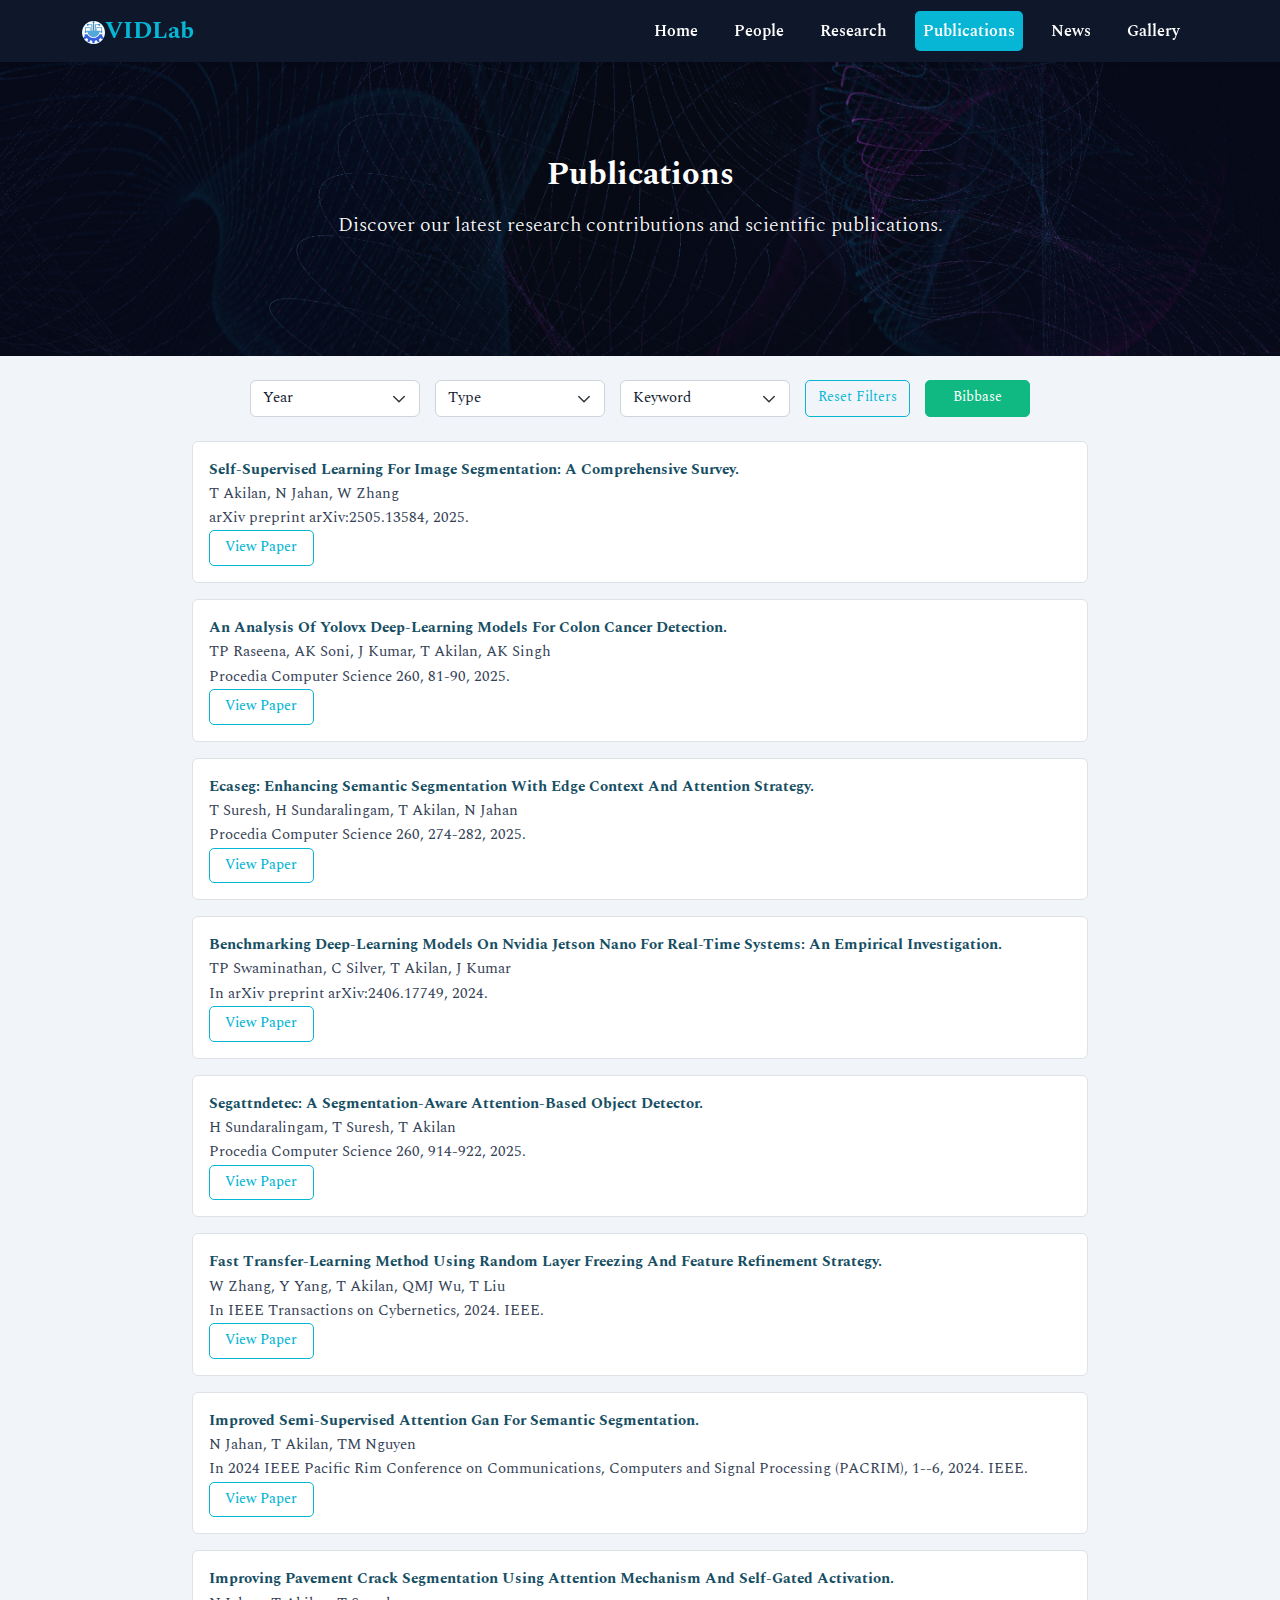
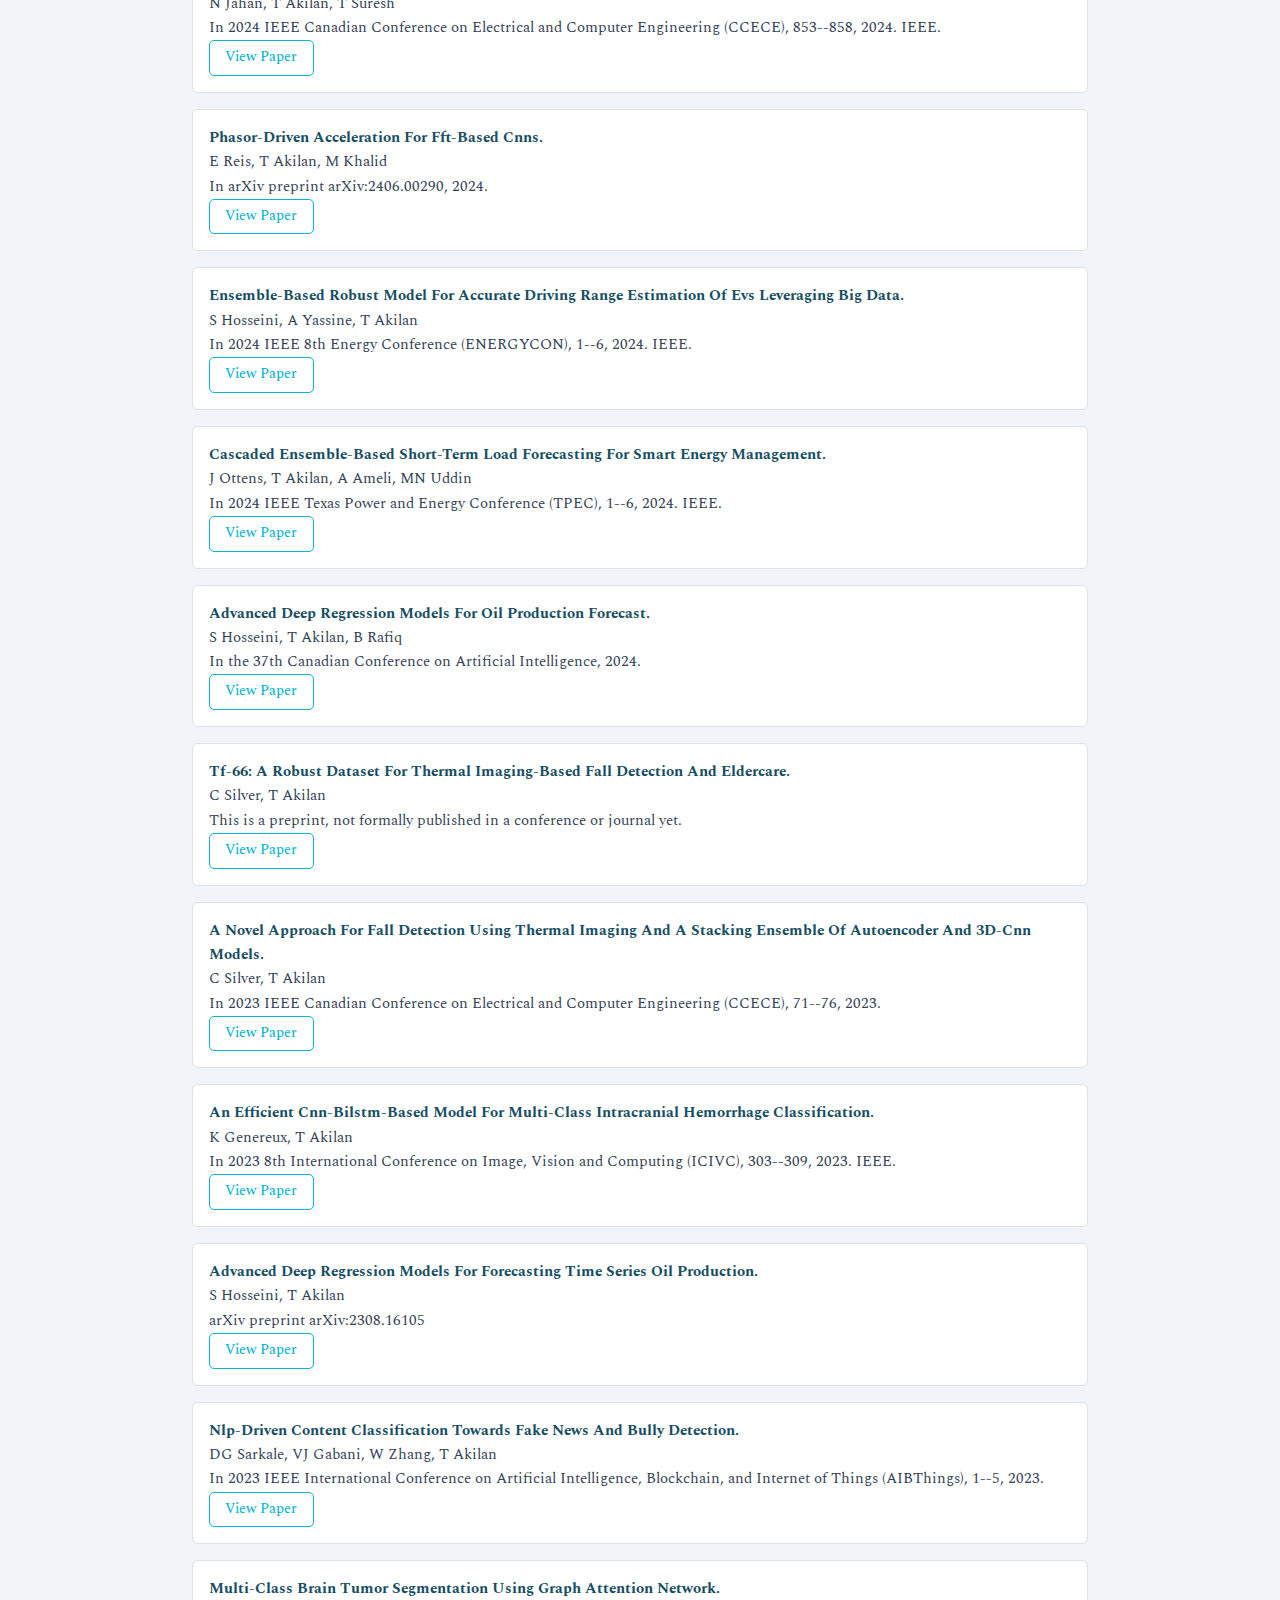
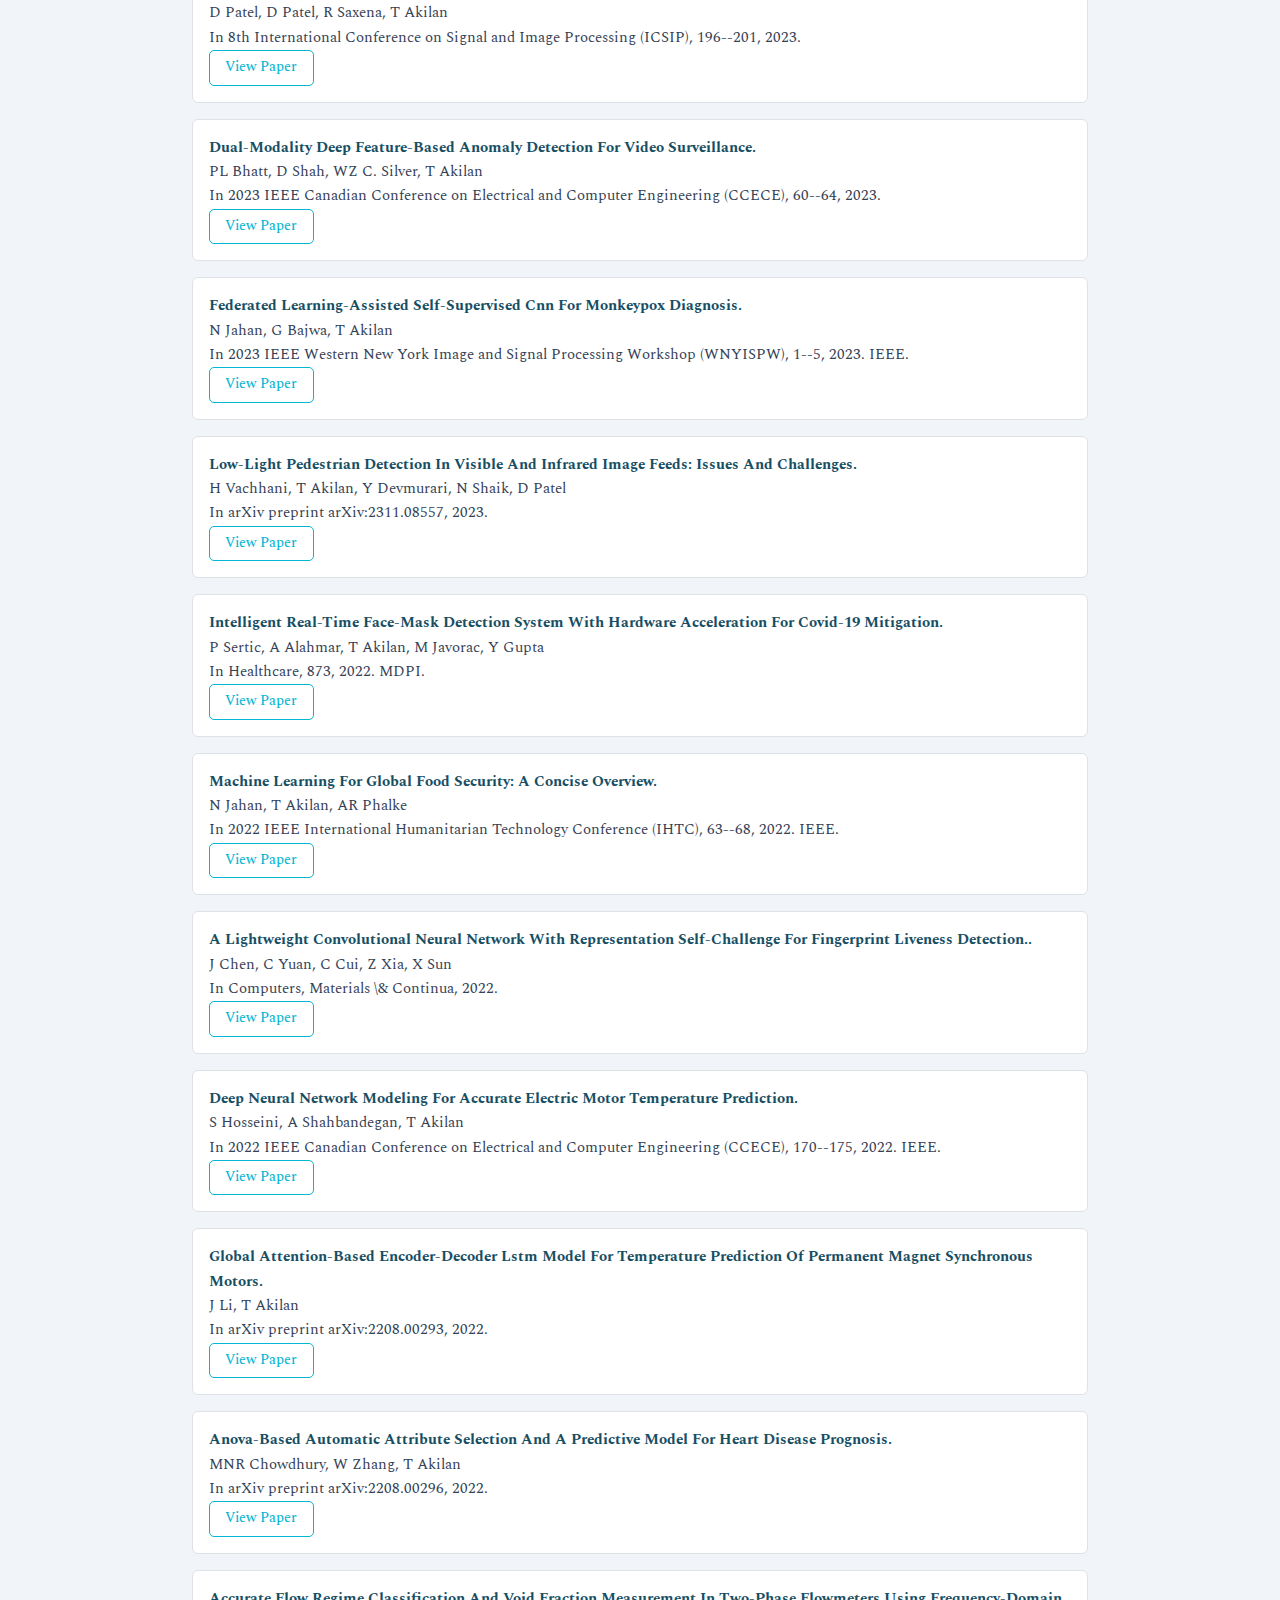
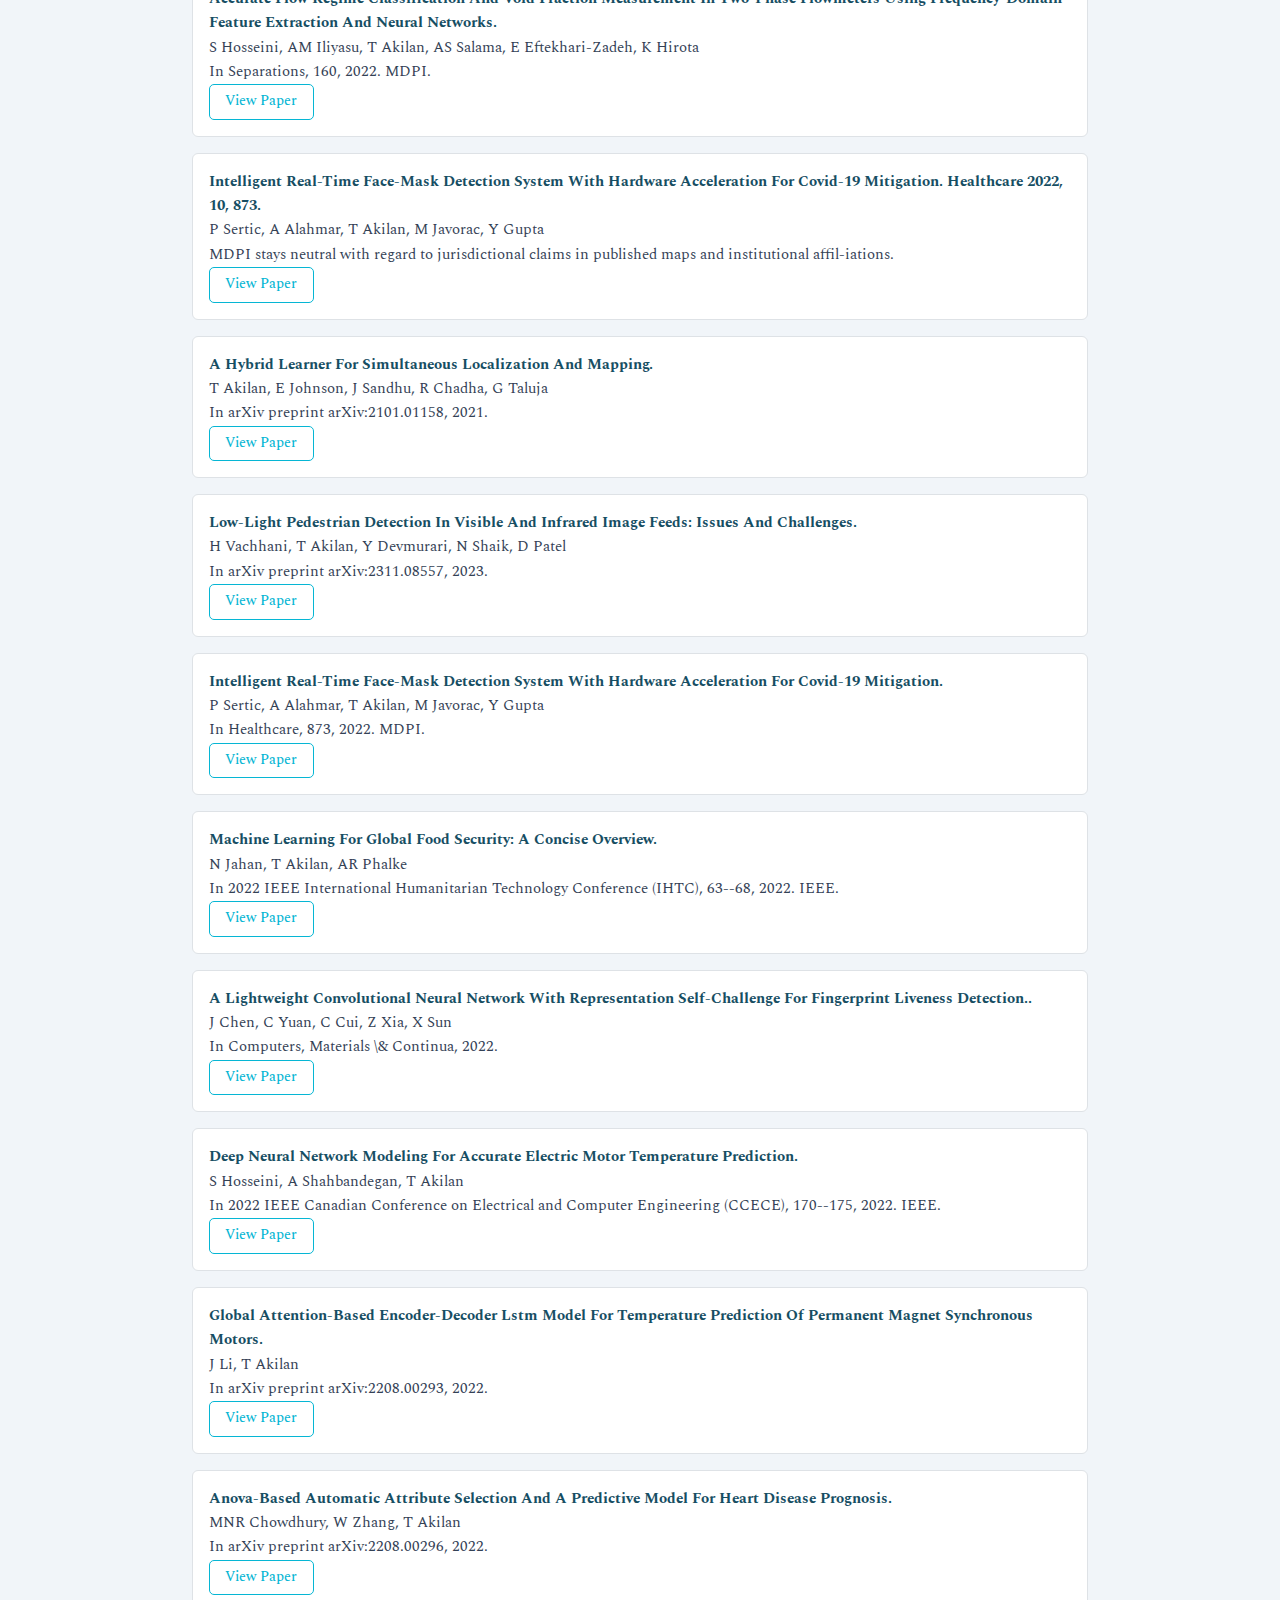
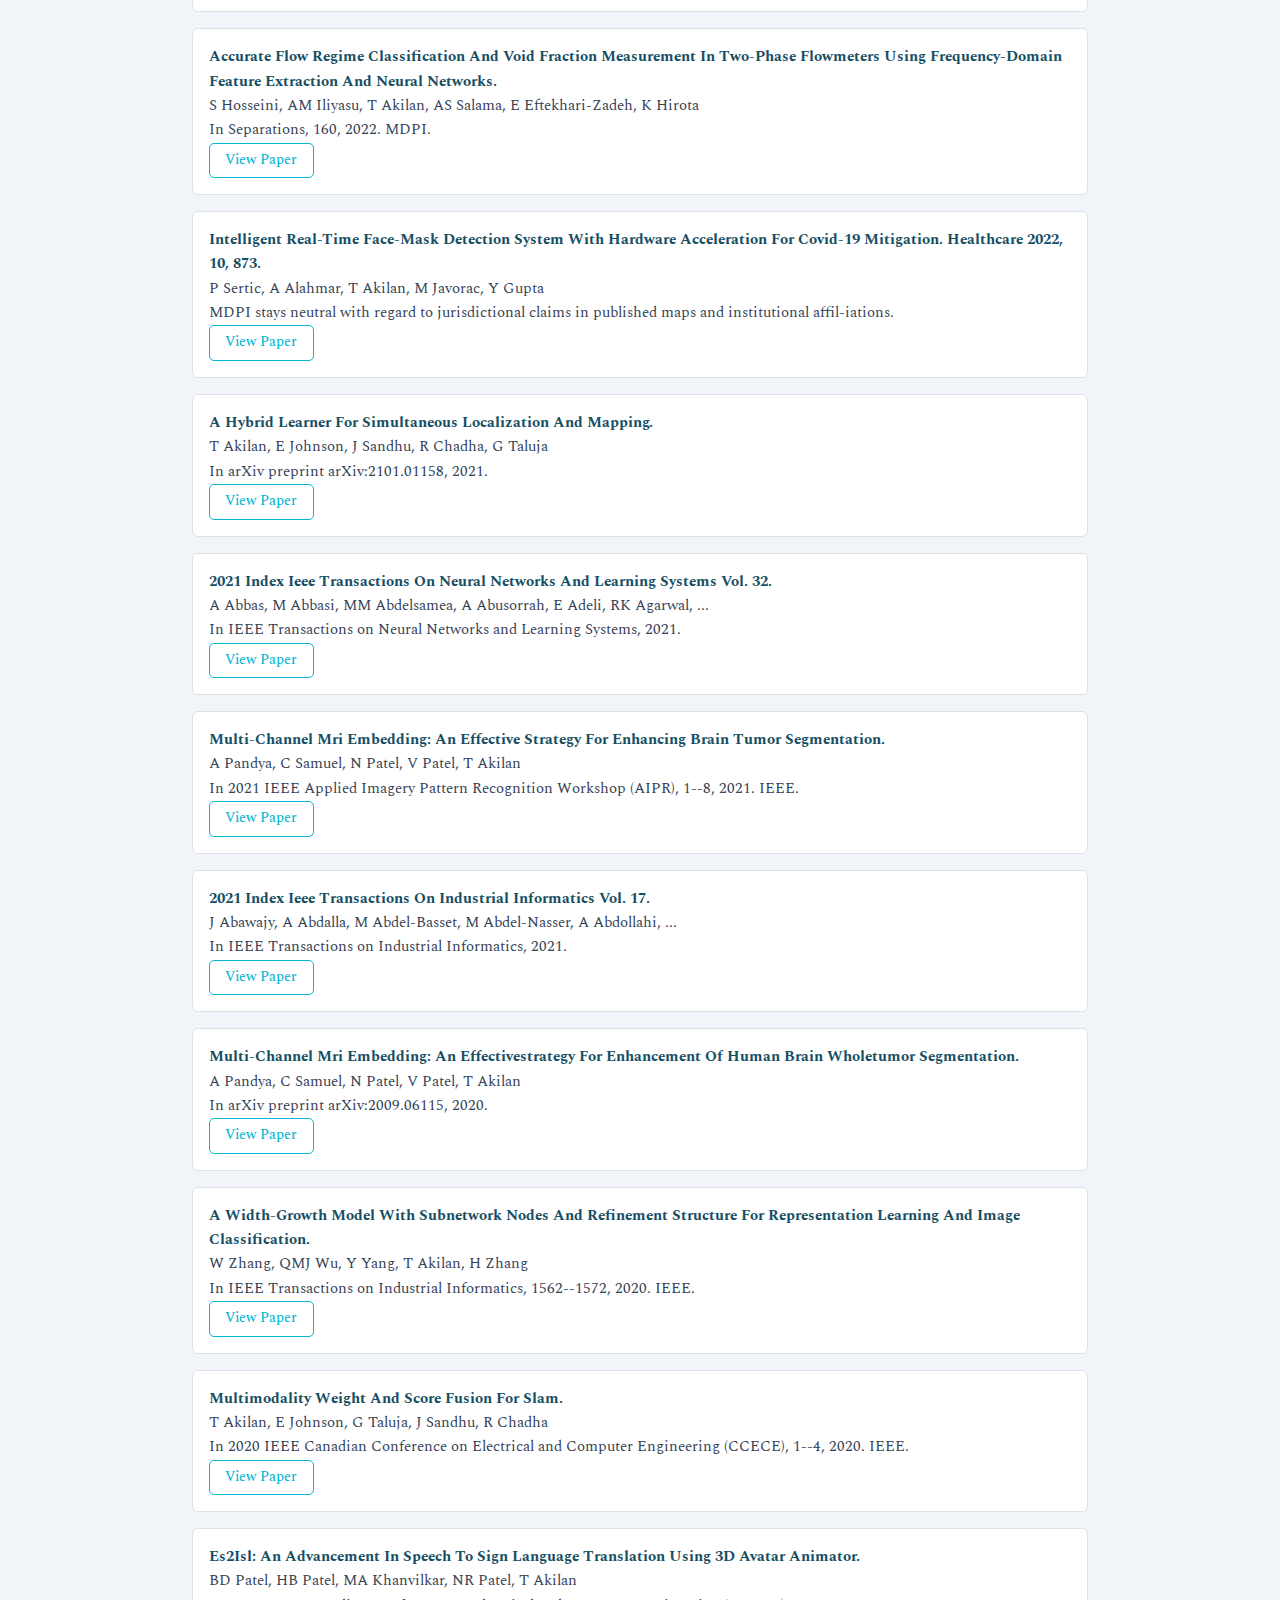
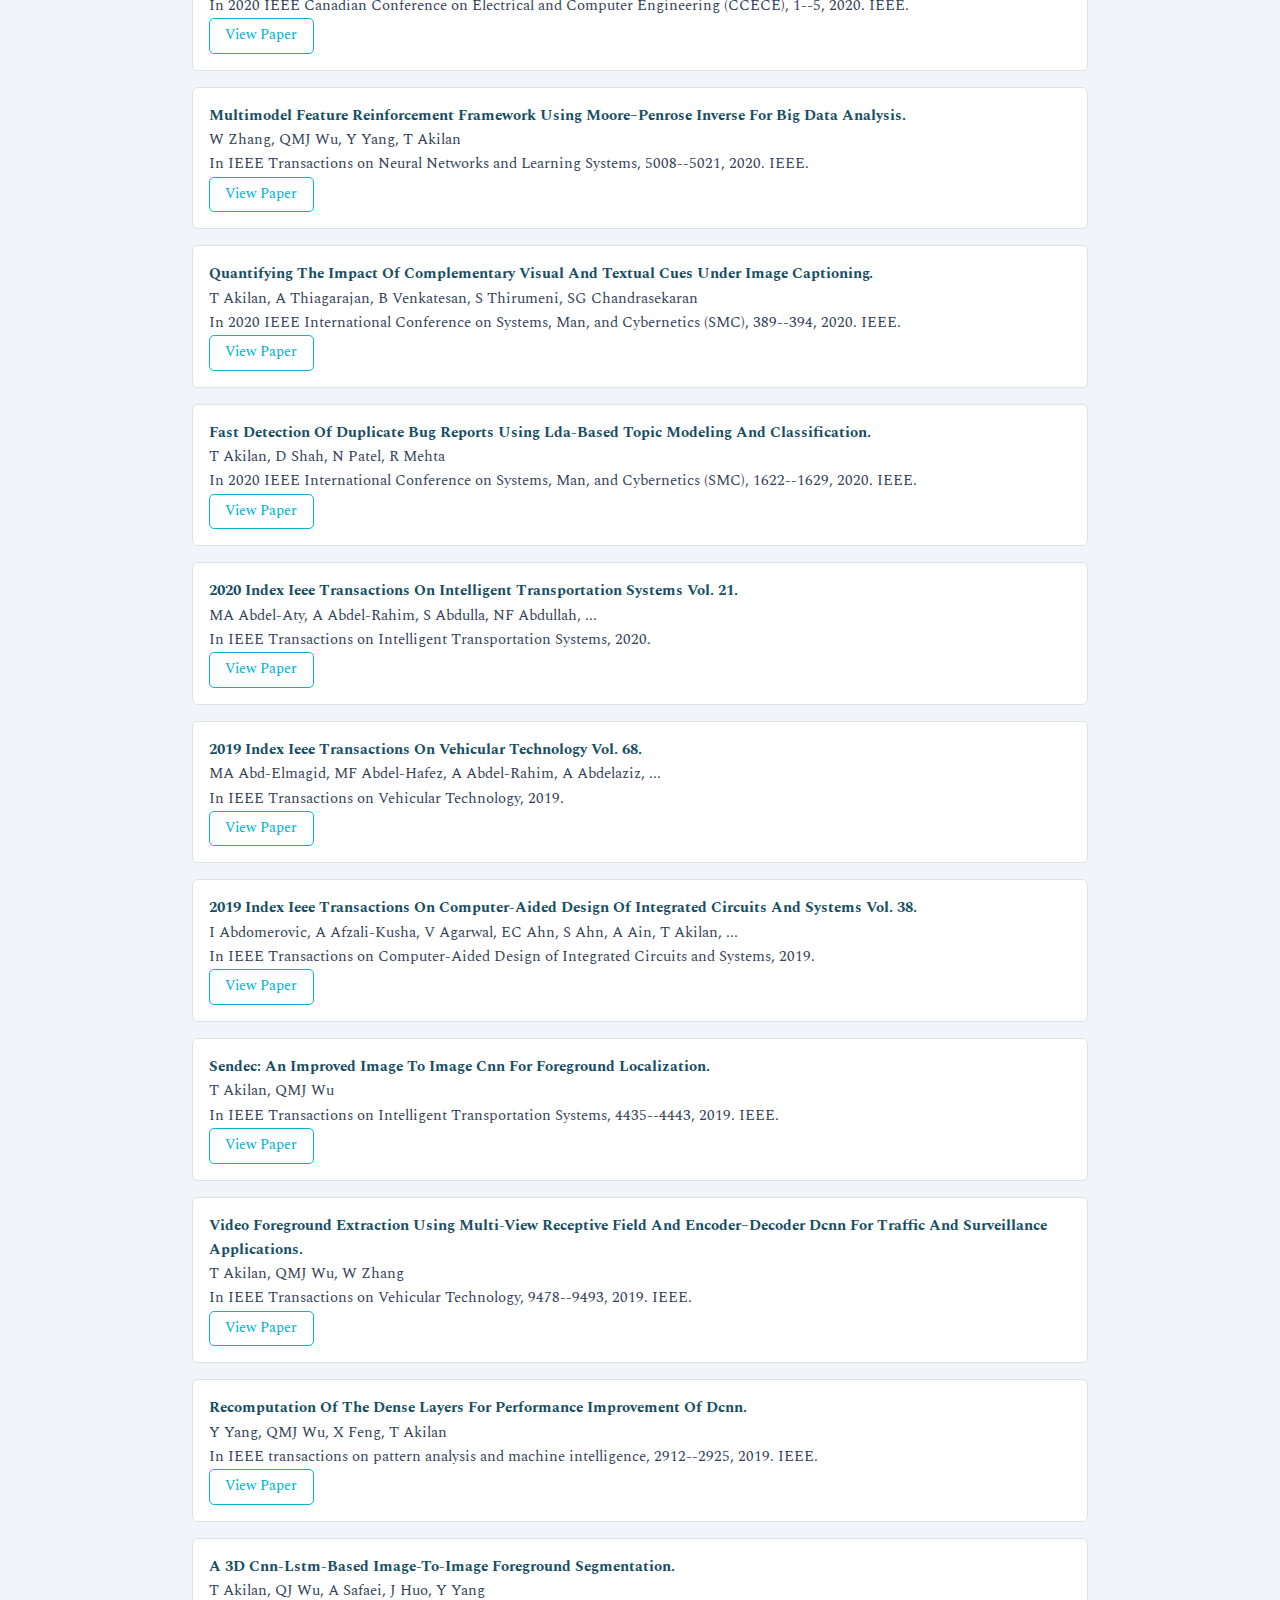
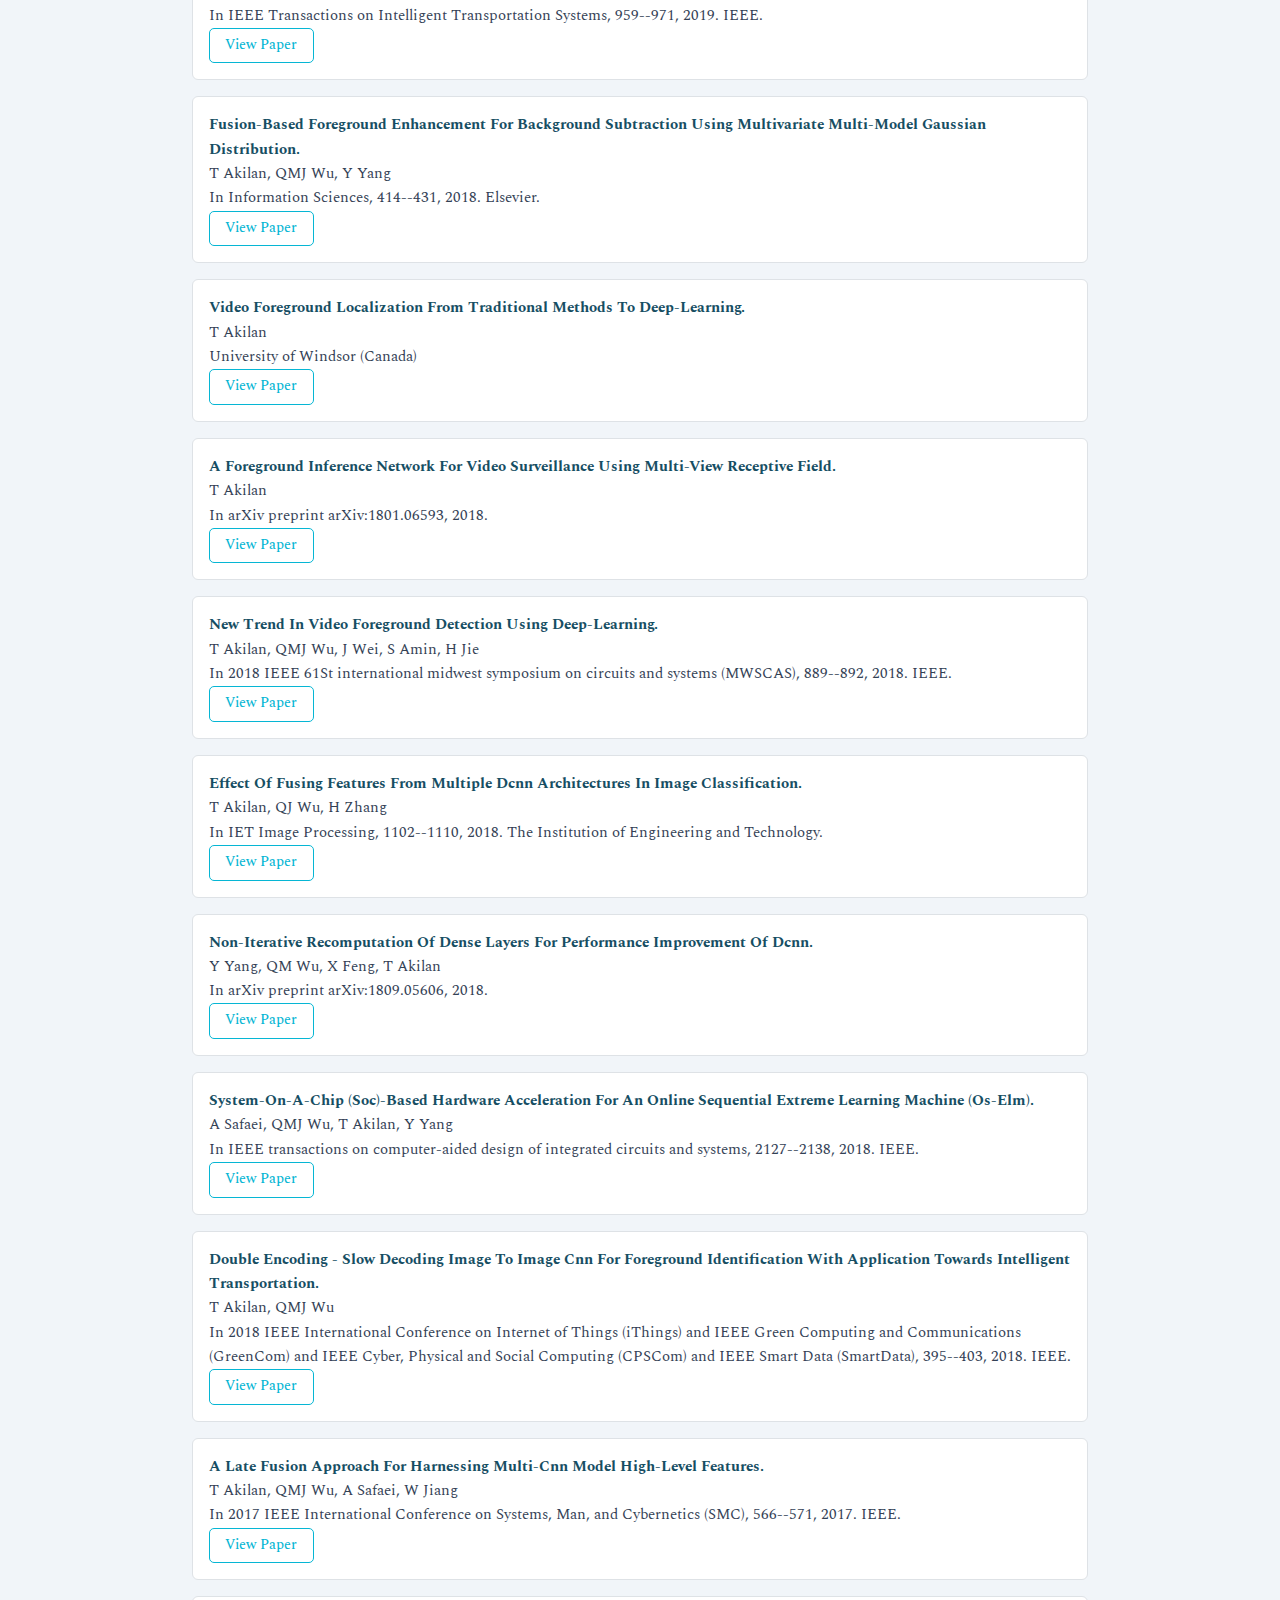
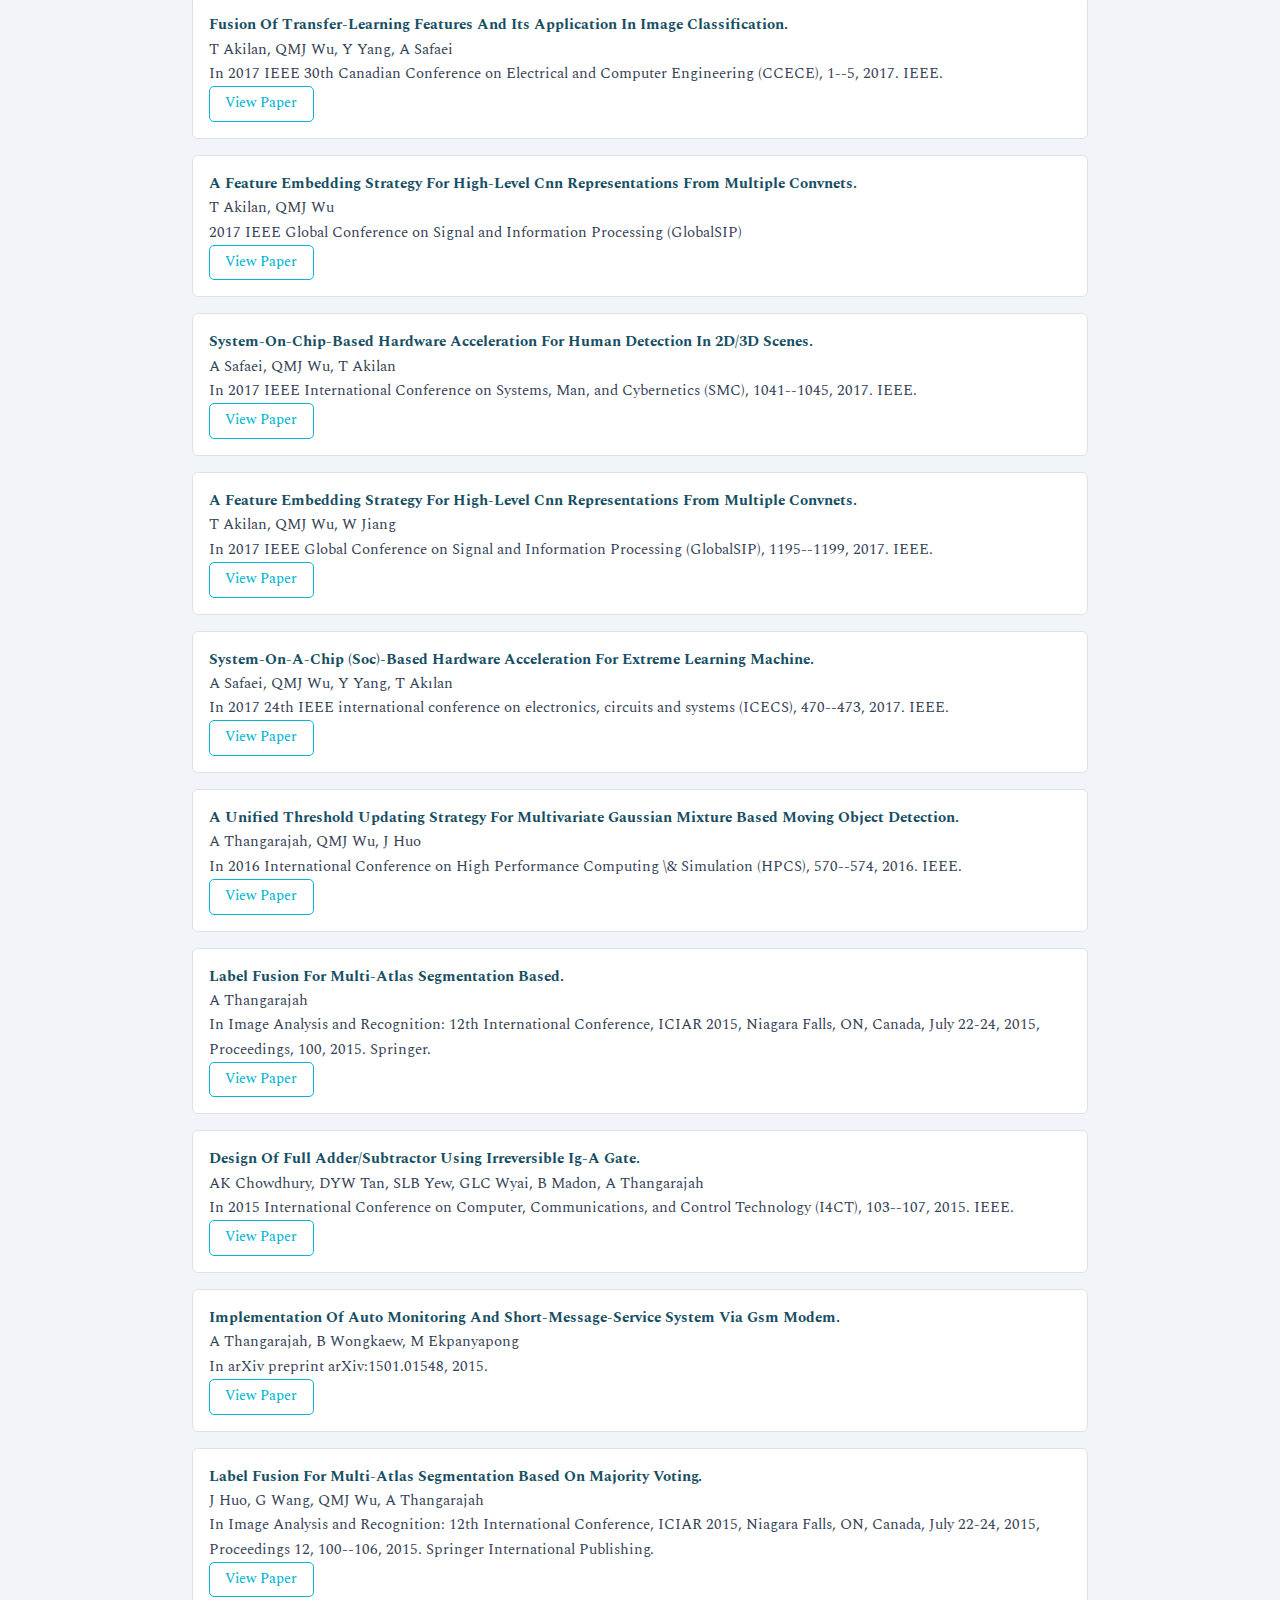
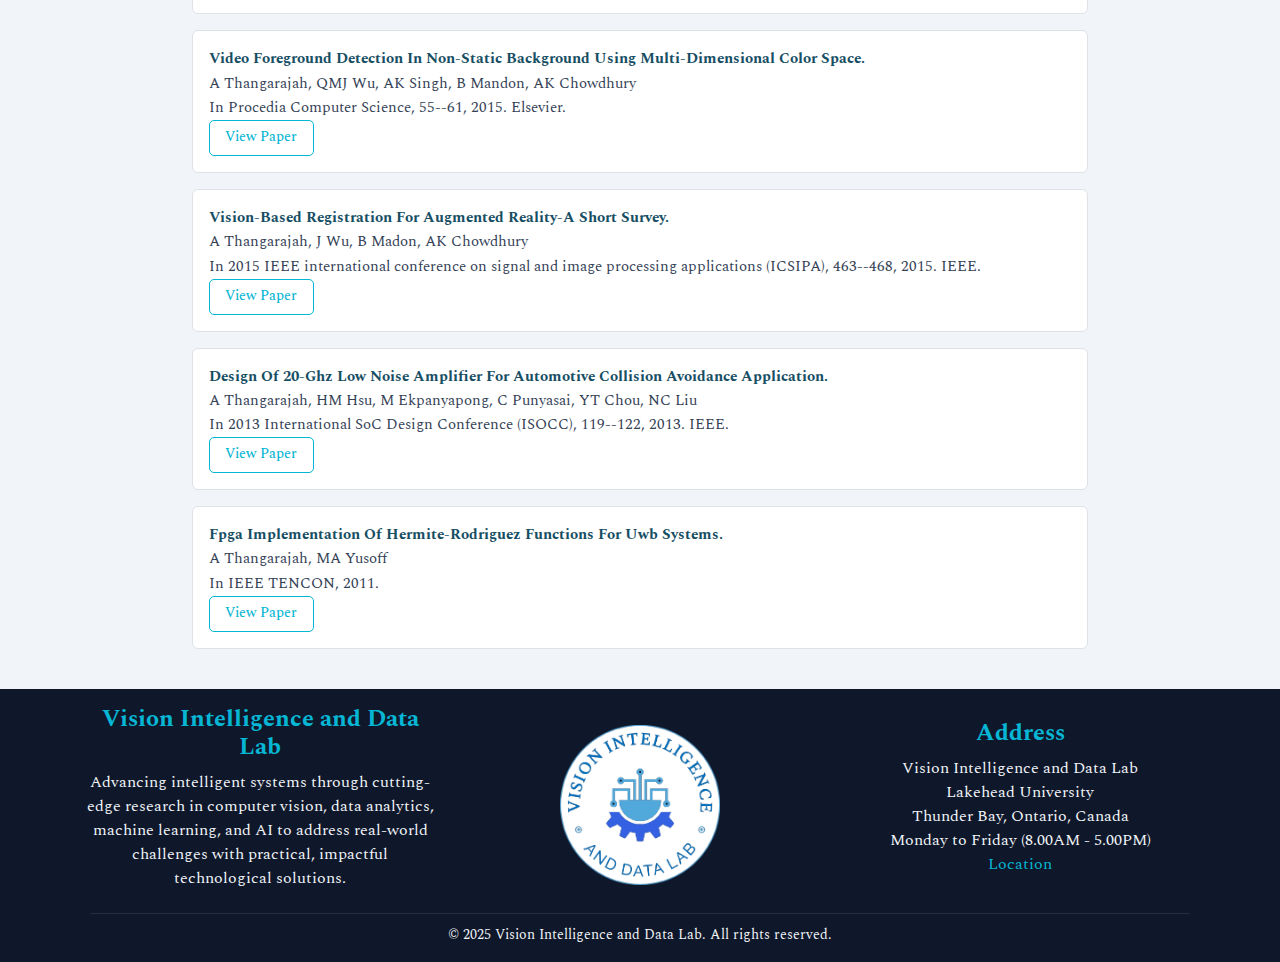
<file: publications.html>
<!DOCTYPE html>
<html lang="en">

<head>
  <meta charset="UTF-8" />
  <meta name="viewport" content="width=device-width, initial-scale=1.0" />
  <title>Publications</title>
  <link rel="icon" type="image/x-icon" href="assets/images/favicon.png">
  <link href="https://cdn.jsdelivr.net/npm/bootstrap@5.3.6/dist/css/bootstrap.min.css" rel="stylesheet">
  <link
    href="https://fonts.googleapis.com/css2?family=Spectral:ital,wght@0,200;0,300;0,400;0,500;0,600;0,700;0,800;1,200;1,300;1,400;1,500;1,600;1,700;1,800&display=swap"
    rel="stylesheet">
  <link rel="stylesheet" href="assets/css/style.css">
</head>

<body class="all-class-padding">
  <!-- PAGE LOADER: runs until window.load, then disappears -->
  <div id="pageLoader">
    <div class="loader-bars">
      <span></span>
      <span></span>
      <span></span>
      <span></span>
      <span></span>
    </div>
  </div>

  <!-- Navigation -->
  <nav class="navbar navbar-expand-lg fixed-top shadow-sm">
    <div class="container">

      <div class="logo-container navbar-brand">
        <div class="logo-img-wrapper">
          <img src="assets/images/favicon.png" alt="Favicon" class="logo-img" style="width: 23px; height: 23px;">
        </div>
        <div class="logo-text-wrapper">
          <a href="index.html" class="logo-link">VIDLab</a>
        </div>
      </div>

      <!-- Bootstrap toggler (hidden on mobile) -->
      <button class="navbar-toggler" type="button" data-bs-toggle="collapse" data-bs-target="#navbarResponsive"
        aria-controls="navbarResponsive" aria-expanded="false" aria-label="Toggle navigation">
        <span class="navbar-toggler-icon"></span>
      </button>

      <!-- Custom hamburger menu (shown on mobile) -->
      <button class="custom-hamburger" id="customHamburger">
        <span></span>
        <span></span>
        <span></span>
      </button>

      <div class="collapse navbar-collapse" id="navbarResponsive">
        <ul class="navbar-nav ms-auto">
          <li class="nav-item"><a class="nav-link" href="index.html">Home</a></li>
          <li class="nav-item"><a class="nav-link" href="people.html">People</a></li>
          <li class="nav-item"><a class="nav-link" href="researchs.html">Research</a></li>
          <li class="nav-item"><a class="nav-link active" href="publications.html">Publications</a></li>
          <li class="nav-item"><a class="nav-link" href="news.html">News</a></li>
          <li class="nav-item"><a class="nav-link" href="gallery.html">Gallery</a></li>
        </ul>
      </div>
    </div>
  </nav>


  <!-- Overlay for mobile menu -->
  <div class="menu-overlay" id="menuOverlay"></div>


  <section class="py-5 text-center all-header-main">
    <div class="container">
      <h2 class="fw-bold mb-3">Publications</h2>
      <p class="lead">Discover our latest research contributions and scientific publications.</p>
    </div>
  </section>

  <section id="publications" class="container div_items_max_width py-4">
    <div class="filter-options col-12 col-md-10 mx-auto rounded">
      <div class="custom-dropdown" data-filter="year">
        <div class="custom-dropdown-toggle" tabindex="0">Year</div>
        <div class="custom-dropdown-menu">
        </div>
      </div>

      <div class="custom-dropdown" data-filter="type">
        <div class="custom-dropdown-toggle" tabindex="0">Type</div>
        <div class="custom-dropdown-menu">
        </div>
      </div>

      <div class="custom-dropdown" data-filter="keyword">
        <div class="custom-dropdown-toggle" tabindex="0">Keyword</div>
        <div class="custom-dropdown-menu">
        </div>
      </div>

      <button id="resetFilters" class="btn btn-outline-secondary">Reset Filters</button>
      <a href="publications_bibbase.html" class="btn btn-light bibbase-vidual-button">Bibbase</a>
    </div>


    <div class="d-flex flex-column align-items-center" id="publicationsList">
      <div class="col-md-10">
        <div class="publication-entry border rounded p-3 mb-3" data-year="2025" data-type="Preprints"
          data-keywords="Segmentation">
          <p>
            <strong>Self-Supervised Learning For Image Segmentation: A Comprehensive Survey.</strong><br>
            T Akilan, N Jahan, W Zhang<br>
            arXiv preprint arXiv:2505.13584, 2025.<br>
            <a href="https://arxiv.org/abs/2505.13584" class="btn btn-outline-secondary border">View Paper</a>
          </p>
        </div>
      </div>

      <div class="col-md-10">
        <div class="publication-entry border rounded p-3 mb-3" data-year="2025" data-type="Conferences"
          data-keywords="Deep-Learning, Detection">
          <p>
            <strong>An Analysis Of Yolovx Deep-Learning Models For Colon Cancer Detection.</strong><br>
            TP Raseena, AK Soni, J Kumar, T Akilan, AK Singh<br>
            Procedia Computer Science 260, 81-90, 2025.<br>
            <a href="https://www.sciencedirect.com/science/article/pii/S1877050925009172"
              class="btn btn-outline-secondary border">View Paper</a>
          </p>
        </div>
      </div>

      <div class="col-md-10">
        <div class="publication-entry border rounded p-3 mb-3" data-year="2025" data-type="Conferences"
          data-keywords="Segmentation, Attention">
          <p>
            <strong>Ecaseg: Enhancing Semantic Segmentation With Edge Context And Attention Strategy.</strong><br>
            T Suresh, H Sundaralingam, T Akilan, N Jahan<br>
            Procedia Computer Science 260, 274-282, 2025.<br>
            <a href="https://www.sciencedirect.com/science/article/pii/S1877050925009469"
              class="btn btn-outline-secondary border">View Paper</a>
          </p>
        </div>
      </div>

      <div class="col-md-10">
        <div class="publication-entry border rounded p-3 mb-3" data-year="2025" data-type="Preprints"
          data-keywords="Deep-Learning">
          <p>
            <strong>Benchmarking Deep-Learning Models On Nvidia Jetson Nano For Real-Time Systems: An Empirical
              Investigation.</strong><br>
            TP Swaminathan, C Silver, T Akilan, J Kumar<br>
            In arXiv preprint arXiv:2406.17749, 2024.<br>
            <a href="https://www.sciencedirect.com/science/article/pii/S1877050925010178"
              class="btn btn-outline-secondary border">View Paper</a>
          </p>
        </div>
      </div>

      <div class="col-md-10">
        <div class="publication-entry border rounded p-3 mb-3" data-year="2025" data-type="Conferences"
          data-keywords="Segmentation, Attention">
          <p>
            <strong>Segattndetec: A Segmentation-Aware Attention-Based Object Detector.</strong><br>
            H Sundaralingam, T Suresh, T Akilan<br>
            Procedia Computer Science 260, 914-922, 2025.<br>
            <a href="https://www.sciencedirect.com/science/article/pii/S187705092501018X"
              class="btn btn-outline-secondary border">View Paper</a>
          </p>
        </div>
      </div>

      <div class="col-md-10">
        <div class="publication-entry border rounded p-3 mb-3" data-year="2024" data-type="Journals"
          data-keywords="Transfer-Learning">
          <p>
            <strong>Fast Transfer-Learning Method Using Random Layer Freezing And Feature Refinement
              Strategy.</strong><br>
            W Zhang, Y Yang, T Akilan, QMJ Wu, T Liu<br>
            In IEEE Transactions on Cybernetics, 2024. IEEE.<br>
            <a href="https://ieeexplore.ieee.org/abstract/document/10738831/"
              class="btn btn-outline-secondary border">View
              Paper</a>
          </p>
        </div>
      </div>

      <div class="col-md-10">
        <div class="publication-entry border rounded p-3 mb-3" data-year="2024" data-type="Conferences"
          data-keywords="Segmentation, Attention">
          <p>
            <strong>Improved Semi-Supervised Attention Gan For Semantic Segmentation.</strong><br>
            N Jahan, T Akilan, TM Nguyen<br>
            In 2024 IEEE Pacific Rim Conference on Communications, Computers and Signal Processing (PACRIM), 1--6, 2024.
            IEEE.<br>
            <a href="https://ieeexplore.ieee.org/abstract/document/10690208/"
              class="btn btn-outline-secondary border">View
              Paper</a>
          </p>
        </div>
      </div>

      <div class="col-md-10">
        <div class="publication-entry border rounded p-3 mb-3" data-year="2024" data-type="Conferences"
          data-keywords="Segmentation, Attention">
          <p>
            <strong>Improving Pavement Crack Segmentation Using Attention Mechanism And Self-Gated
              Activation.</strong><br>
            N Jahan, T Akilan, T Suresh<br>
            In 2024 IEEE Canadian Conference on Electrical and Computer Engineering (CCECE), 853--858, 2024. IEEE.<br>
            <a href="https://ieeexplore.ieee.org/abstract/document/10667187/"
              class="btn btn-outline-secondary border">View
              Paper</a>
          </p>
        </div>
      </div>

      <div class="col-md-10">
        <div class="publication-entry border rounded p-3 mb-3" data-year="2024" data-type="Preprints"
          data-keywords="Other">
          <p>
            <strong>Phasor-Driven Acceleration For Fft-Based Cnns.</strong><br>
            E Reis, T Akilan, M Khalid<br>
            In arXiv preprint arXiv:2406.00290, 2024.<br>
            <a href="https://arxiv.org/pdf/2406.00290" class="btn btn-outline-secondary border">View Paper</a>
          </p>
        </div>
      </div>

      <div class="col-md-10">
        <div class="publication-entry border rounded p-3 mb-3" data-year="2024" data-type="Conferences"
          data-keywords="Ensemble">
          <p>
            <strong>Ensemble-Based Robust Model For Accurate Driving Range Estimation Of Evs Leveraging Big
              Data.</strong><br>
            S Hosseini, A Yassine, T Akilan<br>
            In 2024 IEEE 8th Energy Conference (ENERGYCON), 1--6, 2024. IEEE.<br>
            <a href="https://ieeexplore.ieee.org/abstract/document/10488792/"
              class="btn btn-outline-secondary border">View
              Paper</a>
          </p>
        </div>
      </div>

      <div class="col-md-10">
        <div class="publication-entry border rounded p-3 mb-3" data-year="2024" data-type="Conferences"
          data-keywords="Ensemble">
          <p>
            <strong>Cascaded Ensemble-Based Short-Term Load Forecasting For Smart Energy Management.</strong><br>
            J Ottens, T Akilan, A Ameli, MN Uddin<br>
            In 2024 IEEE Texas Power and Energy Conference (TPEC), 1--6, 2024. IEEE.<br>
            <a href="https://ieeexplore.ieee.org/abstract/document/10472180/"
              class="btn btn-outline-secondary border">View
              Paper</a>
          </p>
        </div>
      </div>

      <div class="col-md-10">
        <div class="publication-entry border rounded p-3 mb-3" data-year="2024" data-type="Conferences"
          data-keywords="Regression">
          <p>
            <strong>Advanced Deep Regression Models For Oil Production Forecast.</strong><br>
            S Hosseini, T Akilan, B Rafiq<br>
            In the 37th Canadian Conference on Artificial Intelligence, 2024.<br>
            <a href="https://assets.pubpub.org/uou6wlls/Hosseini-51716777093088.pdf"
              class="btn btn-outline-secondary border">View
              Paper</a>
          </p>
        </div>
      </div>

      <div class="col-md-10">
        <div class="publication-entry border rounded p-3 mb-3" data-year="2024" data-type="Preprints"
          data-keywords="Detection">
          <p>
            <strong>Tf-66: A Robust Dataset For Thermal Imaging-Based Fall Detection And Eldercare.</strong><br>
            C Silver, T Akilan<br>
            This is a preprint, not formally published in a conference or journal yet.<br>
            <a href="https://d197for5662m48.cloudfront.net/documents/publicationstatus/230922/preprint_pdf/328cccafe66976ce6b58e4d9dd69e272.pdf"
              class="btn btn-outline-secondary border">View Paper</a>
          </p>
        </div>
      </div>

      <div class="col-md-10">
        <div class="publication-entry border rounded p-3 mb-3" data-year="2023" data-type="Conferences"
          data-keywords="CNN, Detection, Ensemble">
          <p>
            <strong>A Novel Approach For Fall Detection Using Thermal Imaging And A Stacking Ensemble Of Autoencoder And
              3D-Cnn Models.</strong><br>
            C Silver, T Akilan<br>
            In 2023 IEEE Canadian Conference on Electrical and Computer Engineering (CCECE), 71--76, 2023.<br>
            <a href="https://ieeexplore.ieee.org/abstract/document/10288941/"
              class="btn btn-outline-secondary border">View
              Paper</a>
          </p>
        </div>
      </div>

      <div class="col-md-10">
        <div class="publication-entry border rounded p-3 mb-3" data-year="2023" data-type="Conferences"
          data-keywords="CNN, Classification">
          <p>
            <strong>An Efficient Cnn-Bilstm-Based Model For Multi-Class Intracranial Hemorrhage
              Classification.</strong><br>
            K Genereux, T Akilan<br>
            In 2023 8th International Conference on Image, Vision and Computing (ICIVC), 303--309, 2023. IEEE.<br>
            <a href="https://ieeexplore.ieee.org/abstract/document/10269914/"
              class="btn btn-outline-secondary border">View
              Paper</a>
          </p>
        </div>
      </div>

      <div class="col-md-10">
        <div class="publication-entry border rounded p-3 mb-3" data-year="2023" data-type="Preprints"
          data-keywords="Regression">
          <p>
            <strong>Advanced Deep Regression Models For Forecasting Time Series Oil Production.</strong><br>
            S Hosseini, T Akilan<br>
            arXiv preprint arXiv:2308.16105<br>
            <a href="https://arxiv.org/pdf/2308.16105" class="btn btn-outline-secondary border">View Paper</a>
          </p>
        </div>
      </div>

      <div class="col-md-10">
        <div class="publication-entry border rounded p-3 mb-3" data-year="2023" data-type="Conferences"
          data-keywords="Detection, Classification">
          <p>
            <strong>Nlp-Driven Content Classification Towards Fake News And Bully Detection.</strong><br>
            DG Sarkale, VJ Gabani, W Zhang, T Akilan<br>
            In 2023 IEEE International Conference on Artificial Intelligence, Blockchain, and Internet of Things
            (AIBThings), 1--5, 2023.<br>
            <a href="https://ieeexplore.ieee.org/abstract/document/10292460/"
              class="btn btn-outline-secondary border">View
              Paper</a>
          </p>
        </div>
      </div>

      <div class="col-md-10">
        <div class="publication-entry border rounded p-3 mb-3" data-year="2023" data-type="Conferences"
          data-keywords="Segmentation, Attention">
          <p>
            <strong>Multi-Class Brain Tumor Segmentation Using Graph Attention Network.</strong><br>
            D Patel, D Patel, R Saxena, T Akilan<br>
            In 8th International Conference on Signal and Image Processing (ICSIP), 196--201, 2023.<br>
            <a href="https://arxiv.org/pdf/2302.05598" class="btn btn-outline-secondary border">View Paper</a>
          </p>
        </div>
      </div>

      <div class="col-md-10">
        <div class="publication-entry border rounded p-3 mb-3" data-year="2023" data-type="Conferences"
          data-keywords="Detection">
          <p>
            <strong>Dual-Modality Deep Feature-Based Anomaly Detection For Video Surveillance.</strong><br>
            PL Bhatt, D Shah, WZ C. Silver, T Akilan<br>
            In 2023 IEEE Canadian Conference on Electrical and Computer Engineering (CCECE), 60--64, 2023.<br>
            <a href="https://ieeexplore.ieee.org/abstract/document/10288767/"
              class="btn btn-outline-secondary border">View
              Paper</a>
          </p>
        </div>
      </div>

      <div class="col-md-10">
        <div class="publication-entry border rounded p-3 mb-3" data-year="2023" data-type="Conferences"
          data-keywords="CNN">
          <p>
            <strong>Federated Learning-Assisted Self-Supervised Cnn For Monkeypox Diagnosis.</strong><br>
            N Jahan, G Bajwa, T Akilan<br>
            In 2023 IEEE Western New York Image and Signal Processing Workshop (WNYISPW), 1--5, 2023. IEEE.<br>
            <a href="https://ieeexplore.ieee.org/abstract/document/10349384/"
              class="btn btn-outline-secondary border">View
              Paper</a>
          </p>
        </div>
      </div>

      <div class="col-md-10">
        <div class="publication-entry border rounded p-3 mb-3" data-year="2023" data-type="Preprints"
          data-keywords="Detection">
          <p>
            <strong>Low-Light Pedestrian Detection In Visible And Infrared Image Feeds: Issues And
              Challenges.</strong><br>
            H Vachhani, T Akilan, Y Devmurari, N Shaik, D Patel<br>
            In arXiv preprint arXiv:2311.08557, 2023.<br>
            <a href="https://arxiv.org/pdf/2311.08557" class="btn btn-outline-secondary border">View Paper</a>
          </p>
        </div>
      </div>

      <div class="col-md-10">
        <div class="publication-entry border rounded p-3 mb-3" data-year="2022" data-type="Journals"
          data-keywords="Detection">
          <p>
            <strong>Intelligent Real-Time Face-Mask Detection System With Hardware Acceleration For Covid-19
              Mitigation.</strong><br>
            P Sertic, A Alahmar, T Akilan, M Javorac, Y Gupta<br>
            In Healthcare, 873, 2022. MDPI.<br>
            <a href="https://www.mdpi.com/2227-9032/10/5/873" class="btn btn-outline-secondary border">View Paper</a>
          </p>
        </div>
      </div>

      <div class="col-md-10">
        <div class="publication-entry border rounded p-3 mb-3" data-year="2022" data-type="Conferences"
          data-keywords="Other">
          <p>
            <strong>Machine Learning For Global Food Security: A Concise Overview.</strong><br>
            N Jahan, T Akilan, AR Phalke<br>
            In 2022 IEEE International Humanitarian Technology Conference (IHTC), 63--68, 2022. IEEE.<br>
            <a href="https://ieeexplore.ieee.org/abstract/document/9998400/"
              class="btn btn-outline-secondary border">View Paper</a>
          </p>
        </div>
      </div>

      <div class="col-md-10">
        <div class="publication-entry border rounded p-3 mb-3" data-year="2022" data-type="Journals"
          data-keywords="Detection">
          <p>
            <strong>A Lightweight Convolutional Neural Network With Representation Self-Challenge For Fingerprint
              Liveness
              Detection..</strong><br>
            J Chen, C Yuan, C Cui, Z Xia, X Sun<br>
            In Computers, Materials \& Continua, 2022.<br>
            <a href="https://search.ebscohost.com/login.aspx?direct=true&profile=ehost&scope=site&authtype=crawler&jrnl=15462218&AN=157064757&h=SYq%2FvVkLOLi%2B9zeaVctgw1bBlZcmETATI3NL1H8vLbNEtf19gAd0UDtZnyJ8XZFoT9JjRkenMHM6X%2F1J1TKuUg%3D%3D&crl=c"
              class="btn btn-outline-secondary border">View Paper</a>
          </p>
        </div>
      </div>

      <div class="col-md-10">
        <div class="publication-entry border rounded p-3 mb-3" data-year="2022" data-type="Conferences"
          data-keywords="Other">
          <p>
            <strong>Deep Neural Network Modeling For Accurate Electric Motor Temperature Prediction.</strong><br>
            S Hosseini, A Shahbandegan, T Akilan<br>
            In 2022 IEEE Canadian Conference on Electrical and Computer Engineering (CCECE), 170--175, 2022. IEEE.<br>
            <a href="https://ieeexplore.ieee.org/abstract/document/9918222/"
              class="btn btn-outline-secondary border">View Paper</a>
          </p>
        </div>
      </div>

      <div class="col-md-10">
        <div class="publication-entry border rounded p-3 mb-3" data-year="2022" data-type="Preprints"
          data-keywords="Attention">
          <p>
            <strong>Global Attention-Based Encoder-Decoder Lstm Model For Temperature Prediction Of Permanent Magnet
              Synchronous Motors.</strong><br>
            J Li, T Akilan<br>
            In arXiv preprint arXiv:2208.00293, 2022.<br>
            <a href="https://arxiv.org/pdf/2208.00293" class="btn btn-outline-secondary border">View Paper</a>
          </p>
        </div>
      </div>

      <div class="col-md-10">
        <div class="publication-entry border rounded p-3 mb-3" data-year="2022" data-type="Preprints"
          data-keywords="Other">
          <p>
            <strong>Anova-Based Automatic Attribute Selection And A Predictive Model For Heart Disease
              Prognosis.</strong><br>
            MNR Chowdhury, W Zhang, T Akilan<br>
            In arXiv preprint arXiv:2208.00296, 2022.<br>
            <a href="https://arxiv.org/pdf/2208.00296" class="btn btn-outline-secondary border">View Paper</a>
          </p>
        </div>
      </div>

      <div class="col-md-10">
        <div class="publication-entry border rounded p-3 mb-3" data-year="2022" data-type="Journals"
          data-keywords="Classification">
          <p>
            <strong>Accurate Flow Regime Classification And Void Fraction Measurement In Two-Phase Flowmeters Using
              Frequency-Domain Feature Extraction And Neural Networks.</strong><br>
            S Hosseini, AM Iliyasu, T Akilan, AS Salama, E Eftekhari-Zadeh, K Hirota<br>
            In Separations, 160, 2022. MDPI.<br>
            <a href="https://www.mdpi.com/2297-8739/9/7/160" class="btn btn-outline-secondary border">View Paper</a>
          </p>
        </div>
      </div>

      <div class="col-md-10">
        <div class="publication-entry border rounded p-3 mb-3" data-year="2022" data-type="Journals"
          data-keywords="Detection">
          <p>
            <strong>Intelligent Real-Time Face-Mask Detection System With Hardware Acceleration For Covid-19 Mitigation.
              Healthcare 2022, 10, 873.</strong><br>
            P Sertic, A Alahmar, T Akilan, M Javorac, Y Gupta<br>
            MDPI stays neutral with regard to jurisdictional claims in published maps and institutional
            affil-iations.<br>
            <a href="https://www.academia.edu/download/89608470/healthcare-10-00873.pdf"
              class="btn btn-outline-secondary border">View
              Paper</a>
          </p>
        </div>
      </div>

      <div class="col-md-10">
        <div class="publication-entry border rounded p-3 mb-3" data-year="2021" data-type="Preprints"
          data-keywords="Other">
          <p>
            <strong>A Hybrid Learner For Simultaneous Localization And Mapping.</strong><br>
            T Akilan, E Johnson, J Sandhu, R Chadha, G Taluja<br>
            In arXiv preprint arXiv:2101.01158, 2021.<br>
            <a href="https://arxiv.org/abs/2101.01158" class="btn btn-outline-secondary border">View Paper</a>
          </p>
        </div>
      </div>

      <div class="col-md-10">
        <div class="publication-entry border rounded p-3 mb-3" data-year="2023" data-type="Preprints"
          data-keywords="Detection">
          <p>
            <strong>Low-Light Pedestrian Detection In Visible And Infrared Image Feeds: Issues And
              Challenges.</strong><br>
            H Vachhani, T Akilan, Y Devmurari, N Shaik, D Patel<br>
            In arXiv preprint arXiv:2311.08557, 2023.<br>
            <a href="https://arxiv.org/pdf/2311.08557" class="btn btn-outline-secondary border">View Paper</a>
          </p>
        </div>
      </div>

      <div class="col-md-10">
        <div class="publication-entry border rounded p-3 mb-3" data-year="2022" data-type="Journals"
          data-keywords="Detection">
          <p>
            <strong>Intelligent Real-Time Face-Mask Detection System With Hardware Acceleration For Covid-19
              Mitigation.</strong><br>
            P Sertic, A Alahmar, T Akilan, M Javorac, Y Gupta<br>
            In Healthcare, 873, 2022. MDPI.<br>
            <a href="https://www.mdpi.com/2227-9032/10/5/873" class="btn btn-outline-secondary border">View Paper</a>
          </p>
        </div>
      </div>

      <div class="col-md-10">
        <div class="publication-entry border rounded p-3 mb-3" data-year="2022" data-type="Conferences"
          data-keywords="Other">
          <p>
            <strong>Machine Learning For Global Food Security: A Concise Overview.</strong><br>
            N Jahan, T Akilan, AR Phalke<br>
            In 2022 IEEE International Humanitarian Technology Conference (IHTC), 63--68, 2022. IEEE.<br>
            <a href="https://ieeexplore.ieee.org/abstract/document/9998400/"
              class="btn btn-outline-secondary border">View Paper</a>
          </p>
        </div>
      </div>

      <div class="col-md-10">
        <div class="publication-entry border rounded p-3 mb-3" data-year="2022" data-type="Journals"
          data-keywords="Detection">
          <p>
            <strong>A Lightweight Convolutional Neural Network With Representation Self-Challenge For Fingerprint
              Liveness
              Detection..</strong><br>
            J Chen, C Yuan, C Cui, Z Xia, X Sun<br>
            In Computers, Materials \& Continua, 2022.<br>
            <a href="https://search.ebscohost.com/login.aspx?direct=true&profile=ehost&scope=site&authtype=crawler&jrnl=15462218&AN=157064757&h=SYq%2FvVkLOLi%2B9zeaVctgw1bBlZcmETATI3NL1H8vLbNEtf19gAd0UDtZnyJ8XZFoT9JjRkenMHM6X%2F1J1TKuUg%3D%3D&crl=c"
              class="btn btn-outline-secondary border">View Paper</a>
          </p>
        </div>
      </div>

      <div class="col-md-10">
        <div class="publication-entry border rounded p-3 mb-3" data-year="2022" data-type="Conferences"
          data-keywords="Other">
          <p>
            <strong>Deep Neural Network Modeling For Accurate Electric Motor Temperature Prediction.</strong><br>
            S Hosseini, A Shahbandegan, T Akilan<br>
            In 2022 IEEE Canadian Conference on Electrical and Computer Engineering (CCECE), 170--175, 2022. IEEE.<br>
            <a href="https://ieeexplore.ieee.org/abstract/document/9918222/"
              class="btn btn-outline-secondary border">View Paper</a>
          </p>
        </div>
      </div>

      <div class="col-md-10">
        <div class="publication-entry border rounded p-3 mb-3" data-year="2022" data-type="Preprints"
          data-keywords="Attention">
          <p>
            <strong>Global Attention-Based Encoder-Decoder Lstm Model For Temperature Prediction Of Permanent Magnet
              Synchronous Motors.</strong><br>
            J Li, T Akilan<br>
            In arXiv preprint arXiv:2208.00293, 2022.<br>
            <a href="https://arxiv.org/pdf/2208.00293" class="btn btn-outline-secondary border">View Paper</a>
          </p>
        </div>
      </div>

      <div class="col-md-10">
        <div class="publication-entry border rounded p-3 mb-3" data-year="2022" data-type="Preprints"
          data-keywords="Other">
          <p>
            <strong>Anova-Based Automatic Attribute Selection And A Predictive Model For Heart Disease
              Prognosis.</strong><br>
            MNR Chowdhury, W Zhang, T Akilan<br>
            In arXiv preprint arXiv:2208.00296, 2022.<br>
            <a href="https://arxiv.org/pdf/2208.00296" class="btn btn-outline-secondary border">View Paper</a>
          </p>
        </div>
      </div>

      <div class="col-md-10">
        <div class="publication-entry border rounded p-3 mb-3" data-year="2022" data-type="Journals"
          data-keywords="Classification">
          <p>
            <strong>Accurate Flow Regime Classification And Void Fraction Measurement In Two-Phase Flowmeters Using
              Frequency-Domain Feature Extraction And Neural Networks.</strong><br>
            S Hosseini, AM Iliyasu, T Akilan, AS Salama, E Eftekhari-Zadeh, K Hirota<br>
            In Separations, 160, 2022. MDPI.<br>
            <a href="https://www.mdpi.com/2297-8739/9/7/160" class="btn btn-outline-secondary border">View Paper</a>
          </p>
        </div>
      </div>

      <div class="col-md-10">
        <div class="publication-entry border rounded p-3 mb-3" data-year="2022" data-type="Journals"
          data-keywords="Detection">
          <p>
            <strong>Intelligent Real-Time Face-Mask Detection System With Hardware Acceleration For Covid-19 Mitigation.
              Healthcare 2022, 10, 873.</strong><br>
            P Sertic, A Alahmar, T Akilan, M Javorac, Y Gupta<br>
            MDPI stays neutral with regard to jurisdictional claims in published maps and institutional
            affil-iations.<br>
            <a href="https://www.academia.edu/download/89608470/healthcare-10-00873.pdf"
              class="btn btn-outline-secondary border">View
              Paper</a>
          </p>
        </div>
      </div>

      <div class="col-md-10">
        <div class="publication-entry border rounded p-3 mb-3" data-year="2021" data-type="Preprints"
          data-keywords="Other">
          <p>
            <strong>A Hybrid Learner For Simultaneous Localization And Mapping.</strong><br>
            T Akilan, E Johnson, J Sandhu, R Chadha, G Taluja<br>
            In arXiv preprint arXiv:2101.01158, 2021.<br>
            <a href="https://arxiv.org/abs/2101.01158" class="btn btn-outline-secondary border">View Paper</a>
          </p>
        </div>
      </div>

      <div class="col-md-10">
        <div class="publication-entry border rounded p-3 mb-3" data-year="2021" data-type="Journals"
          data-keywords="Other">
          <p>
            <strong>2021 Index Ieee Transactions On Neural Networks And Learning Systems Vol. 32.</strong><br>
            A Abbas, M Abbasi, MM Abdelsamea, A Abusorrah, E Adeli, RK Agarwal, ...<br>
            In IEEE Transactions on Neural Networks and Learning Systems, 2021.<br>
            <a href="https://ieeexplore.ieee.org/iel7/5962385/9629429/09645284.pdf"
              class="btn btn-outline-secondary border">View
              Paper</a>
          </p>
        </div>
      </div>

      <div class="col-md-10">
        <div class="publication-entry border rounded p-3 mb-3" data-year="2021" data-type="Conferences"
          data-keywords="Segmentation">
          <p>
            <strong>Multi-Channel Mri Embedding: An Effective Strategy For Enhancing Brain Tumor
              Segmentation.</strong><br>
            A Pandya, C Samuel, N Patel, V Patel, T Akilan<br>
            In 2021 IEEE Applied Imagery Pattern Recognition Workshop (AIPR), 1--8, 2021. IEEE.<br>
            <a href="https://ieeexplore.ieee.org/abstract/document/9762150/"
              class="btn btn-outline-secondary border">View Paper</a>
          </p>
        </div>
      </div>

      <div class="col-md-10">
        <div class="publication-entry border rounded p-3 mb-3" data-year="2021" data-type="Journals"
          data-keywords="Other">
          <p>
            <strong>2021 Index Ieee Transactions On Industrial Informatics Vol. 17.</strong><br>
            J Abawajy, A Abdalla, M Abdel-Basset, M Abdel-Nasser, A Abdollahi, ...<br>
            In IEEE Transactions on Industrial Informatics, 2021.<br>
            <a href="https://ieeexplore.ieee.org/iel7/9424/9523447/09669105.pdf"
              class="btn btn-outline-secondary border">View
              Paper</a>
          </p>
        </div>
      </div>

      <div class="col-md-10">
        <div class="publication-entry border rounded p-3 mb-3" data-year="2020" data-type="Preprints"
          data-keywords="Segmentation">
          <p>
            <strong>Multi-Channel Mri Embedding: An Effectivestrategy For Enhancement Of Human Brain Wholetumor
              Segmentation.</strong><br>
            A Pandya, C Samuel, N Patel, V Patel, T Akilan<br>
            In arXiv preprint arXiv:2009.06115, 2020.<br>
            <a href="https://arxiv.org/abs/2009.06115" class="btn btn-outline-secondary border">View Paper</a>
          </p>
        </div>
      </div>

      <div class="col-md-10">
        <div class="publication-entry border rounded p-3 mb-3" data-year="2020" data-type="Journals"
          data-keywords="Classification">
          <p>
            <strong>A Width-Growth Model With Subnetwork Nodes And Refinement Structure For Representation Learning And
              Image Classification.</strong><br>
            W Zhang, QMJ Wu, Y Yang, T Akilan, H Zhang<br>
            In IEEE Transactions on Industrial Informatics, 1562--1572, 2020. IEEE.<br>
            <a href="https://ieeexplore.ieee.org/abstract/document/9050859/"
              class="btn btn-outline-secondary border">View Paper</a>
          </p>
        </div>
      </div>

      <div class="col-md-10">
        <div class="publication-entry border rounded p-3 mb-3" data-year="2020" data-type="Conferences"
          data-keywords="Other">
          <p>
            <strong>Multimodality Weight And Score Fusion For Slam.</strong><br>
            T Akilan, E Johnson, G Taluja, J Sandhu, R Chadha<br>
            In 2020 IEEE Canadian Conference on Electrical and Computer Engineering (CCECE), 1--4, 2020. IEEE.<br>
            <a href="https://ieeexplore.ieee.org/abstract/document/9255714/"
              class="btn btn-outline-secondary border">View Paper</a>
          </p>
        </div>
      </div>

      <div class="col-md-10">
        <div class="publication-entry border rounded p-3 mb-3" data-year="2020" data-type="Conferences"
          data-keywords="Other">
          <p>
            <strong>Es2Isl: An Advancement In Speech To Sign Language Translation Using 3D Avatar Animator.</strong><br>
            BD Patel, HB Patel, MA Khanvilkar, NR Patel, T Akilan<br>
            In 2020 IEEE Canadian Conference on Electrical and Computer Engineering (CCECE), 1--5, 2020. IEEE.<br>
            <a href="https://ieeexplore.ieee.org/abstract/document/9255783/"
              class="btn btn-outline-secondary border">View Paper</a>
          </p>
        </div>
      </div>

      <div class="col-md-10">
        <div class="publication-entry border rounded p-3 mb-3" data-year="2020" data-type="Journals"
          data-keywords="Other">
          <p>
            <strong>Multimodel Feature Reinforcement Framework Using Moore–Penrose Inverse For Big Data
              Analysis.</strong><br>
            W Zhang, QMJ Wu, Y Yang, T Akilan<br>
            In IEEE Transactions on Neural Networks and Learning Systems, 5008--5021, 2020. IEEE.<br>
            <a href="https://ieeexplore.ieee.org/abstract/document/9214865/"
              class="btn btn-outline-secondary border">View Paper</a>
          </p>
        </div>
      </div>

      <div class="col-md-10">
        <div class="publication-entry border rounded p-3 mb-3" data-year="2020" data-type="Conferences"
          data-keywords="Other">
          <p>
            <strong>Quantifying The Impact Of Complementary Visual And Textual Cues Under Image Captioning.</strong><br>
            T Akilan, A Thiagarajan, B Venkatesan, S Thirumeni, SG Chandrasekaran<br>
            In 2020 IEEE International Conference on Systems, Man, and Cybernetics (SMC), 389--394, 2020. IEEE.<br>
            <a href="https://ieeexplore.ieee.org/abstract/document/9283183/"
              class="btn btn-outline-secondary border">View Paper</a>
          </p>
        </div>
      </div>

      <div class="col-md-10">
        <div class="publication-entry border rounded p-3 mb-3" data-year="2020" data-type="Conferences"
          data-keywords="Detection, Classification">
          <p>
            <strong>Fast Detection Of Duplicate Bug Reports Using Lda-Based Topic Modeling And
              Classification.</strong><br>
            T Akilan, D Shah, N Patel, R Mehta<br>
            In 2020 IEEE International Conference on Systems, Man, and Cybernetics (SMC), 1622--1629, 2020. IEEE.<br>
            <a href="https://ieeexplore.ieee.org/abstract/document/9283289/"
              class="btn btn-outline-secondary border">View Paper</a>
          </p>
        </div>
      </div>

      <div class="col-md-10">
        <div class="publication-entry border rounded p-3 mb-3" data-year="2020" data-type="Journals"
          data-keywords="Other">
          <p>
            <strong>2020 Index Ieee Transactions On Intelligent Transportation Systems Vol. 21.</strong><br>
            MA Abdel-Aty, A Abdel-Rahim, S Abdulla, NF Abdullah, ...<br>
            In IEEE Transactions on Intelligent Transportation Systems, 2020.<br>
            <a href="https://ieeexplore.ieee.org/iel7/6979/9272385/09313841.pdf"
              class="btn btn-outline-secondary border">View
              Paper</a>
          </p>
        </div>
      </div>

      <div class="col-md-10">
        <div class="publication-entry border rounded p-3 mb-3" data-year="2019" data-type="Journals"
          data-keywords="Other">
          <p>
            <strong>2019 Index Ieee Transactions On Vehicular Technology Vol. 68.</strong><br>
            MA Abd-Elmagid, MF Abdel-Hafez, A Abdel-Rahim, A Abdelaziz, ...<br>
            In IEEE Transactions on Vehicular Technology, 2019.<br>
            <a href="https://ieeexplore.ieee.org/iel7/25/8935346/08967323.pdf"
              class="btn btn-outline-secondary border">View
              Paper</a>
          </p>
        </div>
      </div>

      <div class="col-md-10">
        <div class="publication-entry border rounded p-3 mb-3" data-year="2019" data-type="Journals"
          data-keywords="Other">
          <p>
            <strong>2019 Index Ieee Transactions On Computer-Aided Design Of Integrated Circuits And Systems Vol.
              38.</strong><br>
            I Abdomerovic, A Afzali-Kusha, V Agarwal, EC Ahn, S Ahn, A Ain, T Akilan, ...<br>
            In IEEE Transactions on Computer-Aided Design of Integrated Circuits and Systems, 2019.<br>
            <a href="https://scholar.archive.org/work/b52yz5y5bjb6dhi5yv3ubi326e/access/wayback/https://ieeexplore.ieee.org/ielx7/43/8907512/09031603.pdf"
              class="btn btn-outline-secondary border">View Paper</a>
          </p>
        </div>
      </div>

      <div class="col-md-10">
        <div class="publication-entry border rounded p-3 mb-3" data-year="2019" data-type="Journals"
          data-keywords="CNN">
          <p>
            <strong>Sendec: An Improved Image To Image Cnn For Foreground Localization.</strong><br>
            T Akilan, QMJ Wu<br>
            In IEEE Transactions on Intelligent Transportation Systems, 4435--4443, 2019. IEEE.<br>
            <a href="https://ieeexplore.ieee.org/abstract/document/8854330/"
              class="btn btn-outline-secondary border">View Paper</a>
          </p>
        </div>
      </div>

      <div class="col-md-10">
        <div class="publication-entry border rounded p-3 mb-3" data-year="2019" data-type="Journals"
          data-keywords="Other">
          <p>
            <strong>Video Foreground Extraction Using Multi-View Receptive Field And Encoder–Decoder Dcnn For Traffic
              And
              Surveillance Applications.</strong><br>
            T Akilan, QMJ Wu, W Zhang<br>
            In IEEE Transactions on Vehicular Technology, 9478--9493, 2019. IEEE.<br>
            <a href="https://ieeexplore.ieee.org/abstract/document/8809739/"
              class="btn btn-outline-secondary border">View Paper</a>
          </p>
        </div>
      </div>

      <div class="col-md-10">
        <div class="publication-entry border rounded p-3 mb-3" data-year="2019" data-type="Journals"
          data-keywords="Other">
          <p>
            <strong>Recomputation Of The Dense Layers For Performance Improvement Of Dcnn.</strong><br>
            Y Yang, QMJ Wu, X Feng, T Akilan<br>
            In IEEE transactions on pattern analysis and machine intelligence, 2912--2925, 2019. IEEE.<br>
            <a href="https://ieeexplore.ieee.org/abstract/document/8718406/"
              class="btn btn-outline-secondary border">View Paper</a>
          </p>
        </div>
      </div>

      <div class="col-md-10">
        <div class="publication-entry border rounded p-3 mb-3" data-year="2019" data-type="Journals"
          data-keywords="CNN, Segmentation">
          <p>
            <strong>A 3D Cnn-Lstm-Based Image-To-Image Foreground Segmentation.</strong><br>
            T Akilan, QJ Wu, A Safaei, J Huo, Y Yang<br>
            In IEEE Transactions on Intelligent Transportation Systems, 959--971, 2019. IEEE.<br>
            <a href="https://ieeexplore.ieee.org/abstract/document/8671459/"
              class="btn btn-outline-secondary border">View Paper</a>
          </p>
        </div>
      </div>

      <div class="col-md-10">
        <div class="publication-entry border rounded p-3 mb-3" data-year="2018" data-type="Journals"
          data-keywords="Other">
          <p>
            <strong>Fusion-Based Foreground Enhancement For Background Subtraction Using Multivariate Multi-Model
              Gaussian
              Distribution.</strong><br>
            T Akilan, QMJ Wu, Y Yang<br>
            In Information Sciences, 414--431, 2018. Elsevier.<br>
            <a href="https://www.sciencedirect.com/science/article/pii/S0020025516320539"
              class="btn btn-outline-secondary border">View Paper</a>
          </p>
        </div>
      </div>

      <div class="col-md-10">
        <div class="publication-entry border rounded p-3 mb-3" data-year="2018" data-type="Thesis"
          data-keywords="Deep-Learning">
          <p>
            <strong>Video Foreground Localization From Traditional Methods To Deep-Learning.</strong><br>
            T Akilan<br>
            University of Windsor (Canada)<br>
            <a href="https://search.proquest.com/openview/fee34e8c5dfc5a0194ae7088c8aa8d94/1?pq-origsite=gscholar&cbl=18750"
              class="btn btn-outline-secondary border">View Paper</a>
          </p>
        </div>
      </div>

      <div class="col-md-10">
        <div class="publication-entry border rounded p-3 mb-3" data-year="2018" data-type="Preprints"
          data-keywords="Other">
          <p>
            <strong>A Foreground Inference Network For Video Surveillance Using Multi-View Receptive Field.</strong><br>
            T Akilan<br>
            In arXiv preprint arXiv:1801.06593, 2018.<br>
            <a href="https://arxiv.org/pdf/1801.06593" class="btn btn-outline-secondary border">View Paper</a>
          </p>
        </div>
      </div>

      <div class="col-md-10">
        <div class="publication-entry border rounded p-3 mb-3" data-year="2018" data-type="Conferences"
          data-keywords="Deep-Learning, Detection">
          <p>
            <strong>New Trend In Video Foreground Detection Using Deep-Learning.</strong><br>
            T Akilan, QMJ Wu, J Wei, S Amin, H Jie<br>
            In 2018 IEEE 61St international midwest symposium on circuits and systems (MWSCAS), 889--892, 2018.
            IEEE.<br>
            <a href="https://ieeexplore.ieee.org/abstract/document/8623825/"
              class="btn btn-outline-secondary border">View Paper</a>
          </p>
        </div>
      </div>

      <div class="col-md-10">
        <div class="publication-entry border rounded p-3 mb-3" data-year="2018" data-type="Journals"
          data-keywords="Classification">
          <p>
            <strong>Effect Of Fusing Features From Multiple Dcnn Architectures In Image Classification.</strong><br>
            T Akilan, QJ Wu, H Zhang<br>
            In IET Image Processing, 1102--1110, 2018. The Institution of Engineering and Technology.<br>
            <a href="https://ietresearch.onlinelibrary.wiley.com/doi/abs/10.1049/iet-ipr.2017.0232"
              class="btn btn-outline-secondary border">View Paper</a>
          </p>
        </div>
      </div>

      <div class="col-md-10">
        <div class="publication-entry border rounded p-3 mb-3" data-year="2018" data-type="Preprints"
          data-keywords="Other">
          <p>
            <strong>Non-Iterative Recomputation Of Dense Layers For Performance Improvement Of Dcnn.</strong><br>
            Y Yang, QM Wu, X Feng, T Akilan<br>
            In arXiv preprint arXiv:1809.05606, 2018.<br>
            <a href="https://arxiv.org/pdf/1809.05606" class="btn btn-outline-secondary border">View Paper</a>
          </p>
        </div>
      </div>

      <div class="col-md-10">
        <div class="publication-entry border rounded p-3 mb-3" data-year="2018" data-type="Journals"
          data-keywords="Other">
          <p>
            <strong>System-On-A-Chip (Soc)-Based Hardware Acceleration For An Online Sequential Extreme Learning Machine
              (Os-Elm).</strong><br>
            A Safaei, QMJ Wu, T Akilan, Y Yang<br>
            In IEEE transactions on computer-aided design of integrated circuits and systems, 2127--2138, 2018.
            IEEE.<br>
            <a href="https://ieeexplore.ieee.org/abstract/document/8509179/"
              class="btn btn-outline-secondary border">View Paper</a>
          </p>
        </div>
      </div>

      <div class="col-md-10">
        <div class="publication-entry border rounded p-3 mb-3" data-year="2018" data-type="Conferences"
          data-keywords="CNN">
          <p>
            <strong>Double Encoding - Slow Decoding Image To Image Cnn For Foreground Identification With Application
              Towards Intelligent Transportation.</strong><br>
            T Akilan, QMJ Wu<br>
            In 2018 IEEE International Conference on Internet of Things (iThings) and IEEE Green Computing and
            Communications (GreenCom) and IEEE Cyber, Physical and Social Computing (CPSCom) and IEEE Smart Data
            (SmartData), 395--403, 2018. IEEE.<br>
            <a href="https://ieeexplore.ieee.org/abstract/document/8726771/"
              class="btn btn-outline-secondary border">View Paper</a>
          </p>
        </div>
      </div>

      <div class="col-md-10">
        <div class="publication-entry border rounded p-3 mb-3" data-year="2017" data-type="Conferences"
          data-keywords="CNN">
          <p>
            <strong>A Late Fusion Approach For Harnessing Multi-Cnn Model High-Level Features.</strong><br>
            T Akilan, QMJ Wu, A Safaei, W Jiang<br>
            In 2017 IEEE International Conference on Systems, Man, and Cybernetics (SMC), 566--571, 2017. IEEE.<br>
            <a href="https://ieeexplore.ieee.org/abstract/document/8122666/"
              class="btn btn-outline-secondary border">View Paper</a>
          </p>
        </div>
      </div>

      <div class="col-md-10">
        <div class="publication-entry border rounded p-3 mb-3" data-year="2017" data-type="Conferences"
          data-keywords="Classification, Transfer-Learning">
          <p>
            <strong>Fusion Of Transfer-Learning Features And Its Application In Image Classification.</strong><br>
            T Akilan, QMJ Wu, Y Yang, A Safaei<br>
            In 2017 IEEE 30th Canadian Conference on Electrical and Computer Engineering (CCECE), 1--5, 2017. IEEE.<br>
            <a href="https://ieeexplore.ieee.org/abstract/document/7946733/"
              class="btn btn-outline-secondary border">View Paper</a>
          </p>
        </div>
      </div>

      <div class="col-md-10">
        <div class="publication-entry border rounded p-3 mb-3" data-year="2017" data-type="Conferences"
          data-keywords="CNN">
          <p>
            <strong>A Feature Embedding Strategy For High-Level Cnn Representations From Multiple Convnets.</strong><br>
            T Akilan, QMJ Wu<br>
            2017 IEEE Global Conference on Signal and Information Processing (GlobalSIP)<br>
            <a href="https://ieeexplore.ieee.org/document/8309150" class="btn btn-outline-secondary border">View
              Paper</a>
          </p>
        </div>
      </div>

      <div class="col-md-10">
        <div class="publication-entry border rounded p-3 mb-3" data-year="2017" data-type="Conferences"
          data-keywords="Detection">
          <p>
            <strong>System-On-Chip-Based Hardware Acceleration For Human Detection In 2D/3D Scenes.</strong><br>
            A Safaei, QMJ Wu, T Akilan<br>
            In 2017 IEEE International Conference on Systems, Man, and Cybernetics (SMC), 1041--1045, 2017. IEEE.<br>
            <a href="https://ieeexplore.ieee.org/abstract/document/8122748/"
              class="btn btn-outline-secondary border">View Paper</a>
          </p>
        </div>
      </div>

      <div class="col-md-10">
        <div class="publication-entry border rounded p-3 mb-3" data-year="2017" data-type="Conferences"
          data-keywords="CNN">
          <p>
            <strong>A Feature Embedding Strategy For High-Level Cnn Representations From Multiple Convnets.</strong><br>
            T Akilan, QMJ Wu, W Jiang<br>
            In 2017 IEEE Global Conference on Signal and Information Processing (GlobalSIP), 1195--1199, 2017. IEEE.<br>
            <a href="https://arxiv.org/pdf/1705.04301" class="btn btn-outline-secondary border">View Paper</a>
          </p>
        </div>
      </div>

      <div class="col-md-10">
        <div class="publication-entry border rounded p-3 mb-3" data-year="2017" data-type="Conferences"
          data-keywords="Other">
          <p>
            <strong>System-On-A-Chip (Soc)-Based Hardware Acceleration For Extreme Learning Machine.</strong><br>
            A Safaei, QMJ Wu, Y Yang, T Akılan<br>
            In 2017 24th IEEE international conference on electronics, circuits and systems (ICECS), 470--473, 2017.
            IEEE.<br>
            <a href="https://ieeexplore.ieee.org/abstract/document/8292050/"
              class="btn btn-outline-secondary border">View Paper</a>
          </p>
        </div>
      </div>

      <div class="col-md-10">
        <div class="publication-entry border rounded p-3 mb-3" data-year="2016" data-type="Conferences"
          data-keywords="Detection">
          <p>
            <strong>A Unified Threshold Updating Strategy For Multivariate Gaussian Mixture Based Moving Object
              Detection.</strong><br>
            A Thangarajah, QMJ Wu, J Huo<br>
            In 2016 International Conference on High Performance Computing \& Simulation (HPCS), 570--574, 2016.
            IEEE.<br>
            <a href="https://ieeexplore.ieee.org/abstract/document/7568386/"
              class="btn btn-outline-secondary border">View Paper</a>
          </p>
        </div>
      </div>

      <div class="col-md-10">
        <div class="publication-entry border rounded p-3 mb-3" data-year="2015" data-type="Conferences"
          data-keywords="Segmentation">
          <p>
            <strong>Label Fusion For Multi-Atlas Segmentation Based.</strong><br>
            A Thangarajah<br>
            In Image Analysis and Recognition: 12th International Conference, ICIAR 2015, Niagara Falls, ON, Canada,
            July
            22-24, 2015, Proceedings, 100, 2015. Springer.<br>
            <a href="https://books.google.com/books?hl=en&lr=&id=_bEYCgAAQBAJ&oi=fnd&pg=PA100&dq=info:0M15k_dSRT8J:scholar.google.com&ots=JM8nPzPXfL&sig=MjgI0CTm87_ofsOB7u334D9kZ7c"
              class="btn btn-outline-secondary border">View Paper</a>
          </p>
        </div>
      </div>

      <div class="col-md-10">
        <div class="publication-entry border rounded p-3 mb-3" data-year="2015" data-type="Conferences"
          data-keywords="Other">
          <p>
            <strong>Design Of Full Adder/Subtractor Using Irreversible Ig-A Gate.</strong><br>
            AK Chowdhury, DYW Tan, SLB Yew, GLC Wyai, B Madon, A Thangarajah<br>
            In 2015 International Conference on Computer, Communications, and Control Technology (I4CT), 103--107, 2015.
            IEEE.<br>
            <a href="https://ieeexplore.ieee.org/abstract/document/7219546/"
              class="btn btn-outline-secondary border">View Paper</a>
          </p>
        </div>
      </div>

      <div class="col-md-10">
        <div class="publication-entry border rounded p-3 mb-3" data-year="2015" data-type="Preprints"
          data-keywords="Other">
          <p>
            <strong>Implementation Of Auto Monitoring And Short-Message-Service System Via Gsm Modem.</strong><br>
            A Thangarajah, B Wongkaew, M Ekpanyapong<br>
            In arXiv preprint arXiv:1501.01548, 2015.<br>
            <a href="https://arxiv.org/abs/1501.01548" class="btn btn-outline-secondary border">View Paper</a>
          </p>
        </div>
      </div>

      <div class="col-md-10">
        <div class="publication-entry border rounded p-3 mb-3" data-year="2015" data-type="Conferences"
          data-keywords="Segmentation">
          <p>
            <strong>Label Fusion For Multi-Atlas Segmentation Based On Majority Voting.</strong><br>
            J Huo, G Wang, QMJ Wu, A Thangarajah<br>
            In Image Analysis and Recognition: 12th International Conference, ICIAR 2015, Niagara Falls, ON, Canada,
            July
            22-24, 2015, Proceedings 12, 100--106, 2015. Springer International Publishing.<br>
            <a href="https://link.springer.com/chapter/10.1007/978-3-319-20801-5_11"
              class="btn btn-outline-secondary border">View
              Paper</a>
          </p>
        </div>
      </div>

      <div class="col-md-10">
        <div class="publication-entry border rounded p-3 mb-3" data-year="2015" data-type="Conferences"
          data-keywords="Detection">
          <p>
            <strong>Video Foreground Detection In Non-Static Background Using Multi-Dimensional Color
              Space.</strong><br>
            A Thangarajah, QMJ Wu, AK Singh, B Mandon, AK Chowdhury<br>
            In Procedia Computer Science, 55--61, 2015. Elsevier.<br>
            <a href="https://www.sciencedirect.com/science/article/pii/S1877050915031944/pdf?md5=95ee5520367f02d45079a33d06daed76&pid=1-s2.0-S1877050915031944-main.pdf&_valck=1"
              class="btn btn-outline-secondary border">View Paper</a>
          </p>
        </div>
      </div>

      <div class="col-md-10">
        <div class="publication-entry border rounded p-3 mb-3" data-year="2015" data-type="Conferences"
          data-keywords="Other">
          <p>
            <strong>Vision-Based Registration For Augmented Reality-A Short Survey.</strong><br>
            A Thangarajah, J Wu, B Madon, AK Chowdhury<br>
            In 2015 IEEE international conference on signal and image processing applications (ICSIPA), 463--468, 2015.
            IEEE.<br>
            <a href="https://ieeexplore.ieee.org/abstract/document/7412236/"
              class="btn btn-outline-secondary border">View Paper</a>
          </p>
        </div>
      </div>

      <div class="col-md-10">
        <div class="publication-entry border rounded p-3 mb-3" data-year="2013" data-type="Conferences"
          data-keywords="Other">
          <p>
            <strong>Design Of 20-Ghz Low Noise Amplifier For Automotive Collision Avoidance Application.</strong><br>
            A Thangarajah, HM Hsu, M Ekpanyapong, C Punyasai, YT Chou, NC Liu<br>
            In 2013 International SoC Design Conference (ISOCC), 119--122, 2013. IEEE.<br>
            <a href="https://ieeexplore.ieee.org/abstract/document/6864001/"
              class="btn btn-outline-secondary border">View Paper</a>
          </p>
        </div>
      </div>

      <div class="col-md-10">
        <div class="publication-entry border rounded p-3 mb-3" data-year="2011" data-type="Conferences"
          data-keywords="Other">
          <p>
            <strong>Fpga Implementation Of Hermite-Rodriguez Functions For Uwb Systems.</strong><br>
            A Thangarajah, MA Yusoff<br>
            In IEEE TENCON, 2011.<br>
            <a href="https://www.researchgate.net/profile/Thangarajah-Akilan/publication/316680436_FPGA_Implementation_of_Hermite-Rodriguez_Functions_for_UWB_Systems/links/5ac876664585151e80a5607c/FPGA-Implementation-of-Hermite-Rodriguez-Functions-for-UWB-Systems.pdf"
              class="btn btn-outline-secondary border">View Paper</a>
          </p>
        </div>
      </div>
    </div>
  </section>

  <!-- Footer -->
  <footer class="text-light pt-3 ">
    <div class="container">

      <!-- Desktop/tablet footer: visible from md and up -->
      <div class="row text-center footer_element_height d-none d-md-flex">
        <div class="col-md-4 d-flex flex-column align-items-center justify-content-center">
          <h6 class="fw-bold">Vision Intelligence and Data Lab</h6>
          <p>Advancing intelligent systems through cutting-edge research in computer vision, data analytics, machine
            learning, and AI to address real-world challenges with practical, impactful technological solutions.</p>
        </div>
        <div class="col-md-4 d-flex align-items-center justify-content-center">
          <img src="assets/images/lablogo.png" alt="Logo" class="img-fluid footer-logo">
        </div>
        <div class="col-md-4 d-flex flex-column align-items-center justify-content-center  text-center">
          <h6 class="fw-bold">Address</h6>
          <p>Vision Intelligence and Data Lab<br>
            Lakehead University<br>
            Thunder Bay, Ontario, Canada<br>
            Monday to Friday (8.00AM - 5.00PM)<br>
            <a href="https://www.google.com/maps/search/Lakehead+University,+Thunder+Bay,+Ontario,+Canada/@48.424393,-89.2591852,14z"
              class="text-info text-decoration-none">Location</a>
          </p>
        </div>
      </div>

      <!-- Mobile-only footer: visible below md -->
      <div class="row d-flex d-md-none text-center justify-content-center">
        <div class="col-12 d-flex flex-column align-items-center text-center">
          <h6 class="fw-bold">Vision Intelligence and Data Lab</h6>
          <p>
            Lakehead University<br>
            Thunder Bay, Ontario, Canada<br>
            Monday to Friday (8.00AM - 5.00PM)<br>
            <a href="https://www.google.com/maps/search/Lakehead+University,+Thunder+Bay,+Ontario,+Canada/@48.424393,-89.2591852,14z"
              class="text-info text-decoration-none">Location</a>
          </p>
        </div>
      </div>

      <hr class="border-secondary">
      <!-- Desktop/tablet footer: visible from md and up -->
      <div class="text-center pb-3 d-none d-md-block">
        <small>© 2025 Vision Intelligence and Data Lab. All rights reserved.</small>
      </div>

      <!-- Mobile-only footer: visible below md -->
      <div class="text-center pb-3 d-block d-md-none">
        <small>© 2025 VIDLab. All rights reserved.</small>
      </div>
    </div>
  </footer>

  <script src="https://cdn.jsdelivr.net/npm/bootstrap@5.3.6/dist/js/bootstrap.bundle.min.js"></script>
  <script src="assets/js/script.js"></script>

</body>

</html>
</file>
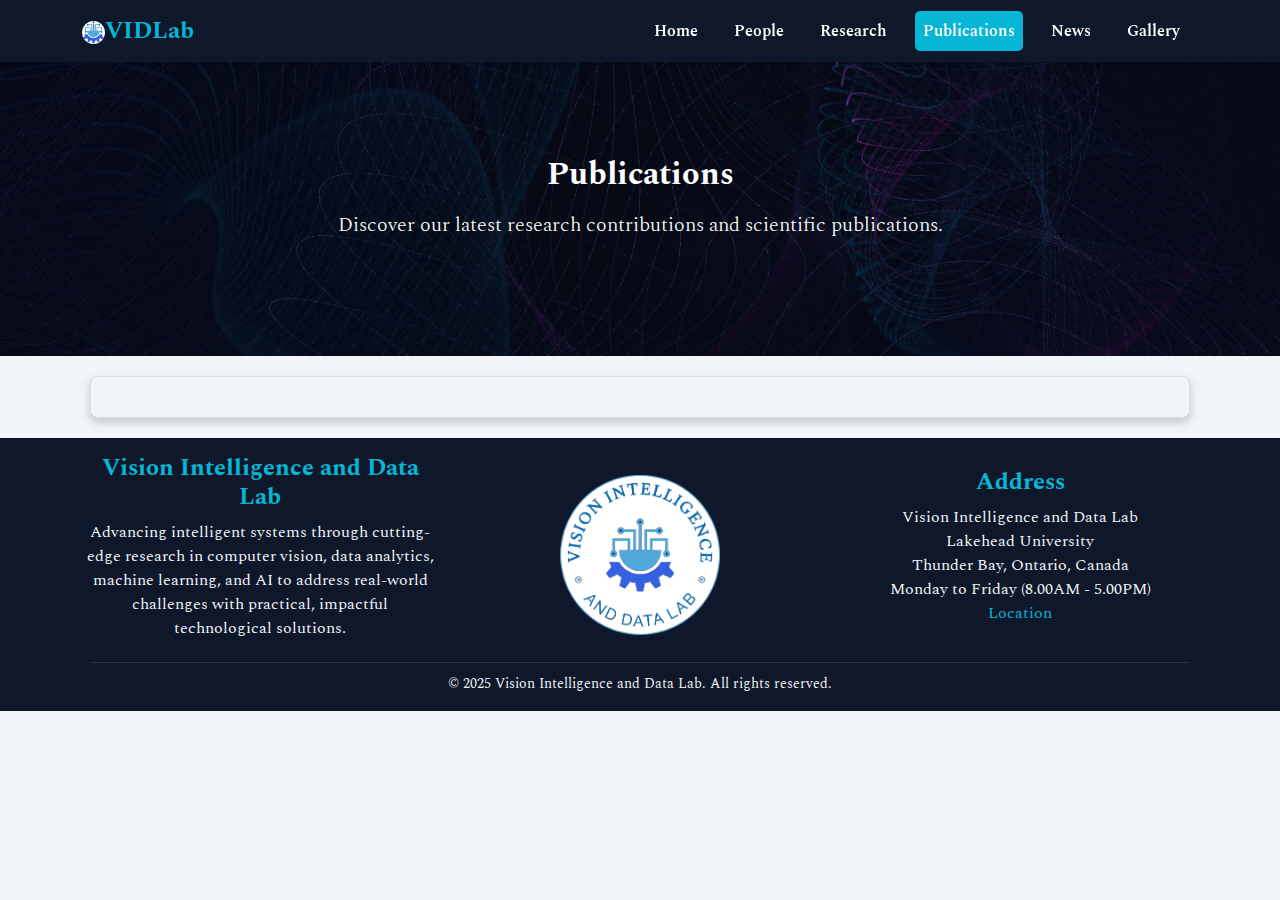
<file: publications_bibbase.html>
<!DOCTYPE html>
<html lang="en">

<head>
  <meta charset="UTF-8" />
  <meta name="viewport" content="width=device-width, initial-scale=1.0" />
  <title>Publications</title>
  <link rel="icon" type="image/x-icon" href="assets/images/favicon.png">
  <link href="https://cdn.jsdelivr.net/npm/bootstrap@5.3.6/dist/css/bootstrap.min.css" rel="stylesheet">
  <link
    href="https://fonts.googleapis.com/css2?family=Spectral:ital,wght@0,200;0,300;0,400;0,500;0,600;0,700;0,800;1,200;1,300;1,400;1,500;1,600;1,700;1,800&display=swap"
    rel="stylesheet">
  <link rel="stylesheet" href="assets/css/style.css">
</head>

<body class="all-class-padding">
  <!-- PAGE LOADER: runs until window.load, then disappears -->
  <div id="pageLoader">
    <div class="loader-bars">
      <span></span>
      <span></span>
      <span></span>
      <span></span>
      <span></span>
    </div>
  </div>

  <!-- Navigation -->
  <nav class="navbar navbar-expand-lg fixed-top shadow-sm">
    <div class="container">

      <div class="logo-container navbar-brand">
        <div class="logo-img-wrapper">
          <img src="assets/images/favicon.png" alt="Favicon" class="logo-img" style="width: 23px; height: 23px;">
        </div>
        <div class="logo-text-wrapper">
          <a href="index.html" class="logo-link">VIDLab</a>
        </div>
      </div>

      <!-- Bootstrap toggler (hidden on mobile) -->
      <button class="navbar-toggler" type="button" data-bs-toggle="collapse" data-bs-target="#navbarResponsive"
        aria-controls="navbarResponsive" aria-expanded="false" aria-label="Toggle navigation">
        <span class="navbar-toggler-icon"></span>
      </button>

      <!-- Custom hamburger menu (shown on mobile) -->
      <button class="custom-hamburger" id="customHamburger">
        <span></span>
        <span></span>
        <span></span>
      </button>

      <div class="collapse navbar-collapse" id="navbarResponsive">
        <ul class="navbar-nav ms-auto">
          <li class="nav-item"><a class="nav-link" href="index.html">Home</a></li>
          <li class="nav-item"><a class="nav-link" href="people.html">People</a></li>
          <li class="nav-item"><a class="nav-link" href="researchs.html">Research</a></li>
          <li class="nav-item"><a class="nav-link active" href="publications.html">Publications</a></li>
          <li class="nav-item"><a class="nav-link" href="news.html">News</a></li>
          <li class="nav-item"><a class="nav-link" href="gallery.html">Gallery</a></li>
        </ul>
      </div>
    </div>
  </nav>


  <!-- Overlay for mobile menu -->
  <div class="menu-overlay" id="menuOverlay"></div>

  <section class="py-5 text-center all-header-main">
    <div class="container">
      <h2 class="fw-bold mb-3">Publications</h2>
      <p class="lead">Discover our latest research contributions and scientific publications.</p>
    </div>
  </section>

  <section>
    <div class="container">
      <div class="row bibbase-publications div_items_max_width">
        <script
          src="https://bibbase.org/show?bib=https%3A%2F%2Fbibbase.org%2Fnetwork%2Ffiles%2FMn3W9SpFS3RNNyLt9&noBootstrap=1&jsonp=1">
          </script>
      </div>
    </div>
  </section>

  <!-- Footer -->
  <footer class="text-light pt-3 ">
    <div class="container">

      <!-- Desktop/tablet footer: visible from md and up -->
      <div class="row text-center footer_element_height d-none d-md-flex">
        <div class="col-md-4 d-flex flex-column align-items-center justify-content-center">
          <h6 class="fw-bold">Vision Intelligence and Data Lab</h6>
          <p>Advancing intelligent systems through cutting-edge research in computer vision, data analytics, machine
            learning, and AI to address real-world challenges with practical, impactful technological solutions.</p>
        </div>
        <div class="col-md-4 d-flex align-items-center justify-content-center">
          <img src="assets/images/lablogo.png" alt="Logo" class="img-fluid footer-logo">
        </div>
        <div class="col-md-4 d-flex flex-column align-items-center justify-content-center  text-center">
          <h6 class="fw-bold">Address</h6>
          <p>Vision Intelligence and Data Lab<br>
            Lakehead University<br>
            Thunder Bay, Ontario, Canada<br>
            Monday to Friday (8.00AM - 5.00PM)<br>
            <a href="https://www.google.com/maps/search/Lakehead+University,+Thunder+Bay,+Ontario,+Canada/@48.424393,-89.2591852,14z"
              class="text-info text-decoration-none">Location</a>
          </p>
        </div>
      </div>

      <!-- Mobile-only footer: visible below md -->
      <div class="row d-flex d-md-none text-center justify-content-center">
        <div class="col-12 d-flex flex-column align-items-center text-center">
          <h6 class="fw-bold">Vision Intelligence and Data Lab</h6>
          <p>
            Lakehead University<br>
            Thunder Bay, Ontario, Canada<br>
            Monday to Friday (8.00AM - 5.00PM)<br>
            <a href="https://www.google.com/maps/search/Lakehead+University,+Thunder+Bay,+Ontario,+Canada/@48.424393,-89.2591852,14z"
              class="text-info text-decoration-none">Location</a>
          </p>
        </div>
      </div>

      <hr class="border-secondary">
      <!-- Desktop/tablet footer: visible from md and up -->
      <div class="text-center pb-3 d-none d-md-block">
        <small>© 2025 Vision Intelligence and Data Lab. All rights reserved.</small>
      </div>

      <!-- Mobile-only footer: visible below md -->
      <div class="text-center pb-3 d-block d-md-none">
        <small>© 2025 VIDLab. All rights reserved.</small>
      </div>
    </div>
  </footer>

  <script src="https://cdn.jsdelivr.net/npm/bootstrap@5.3.6/dist/js/bootstrap.bundle.min.js"></script>
  <script src="assets/js/script.js"></script>

</body>

</html>
</file>
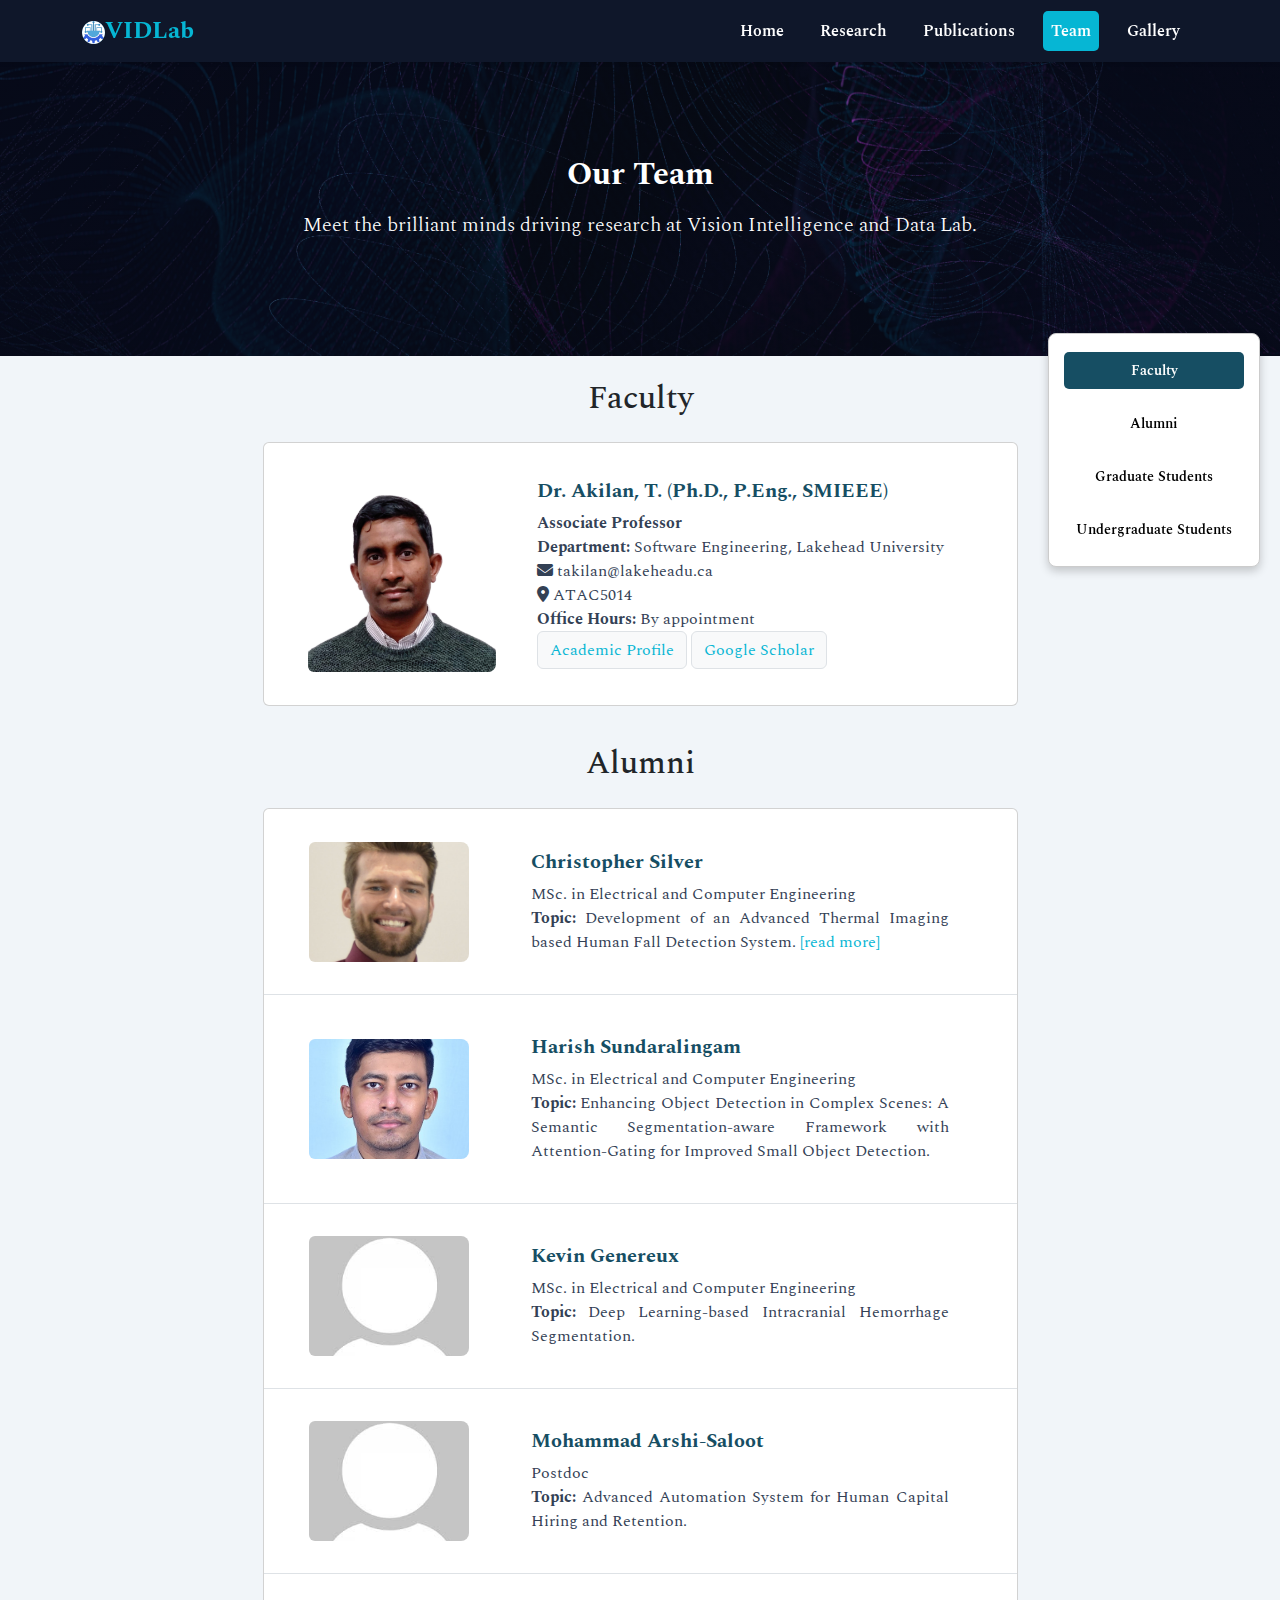
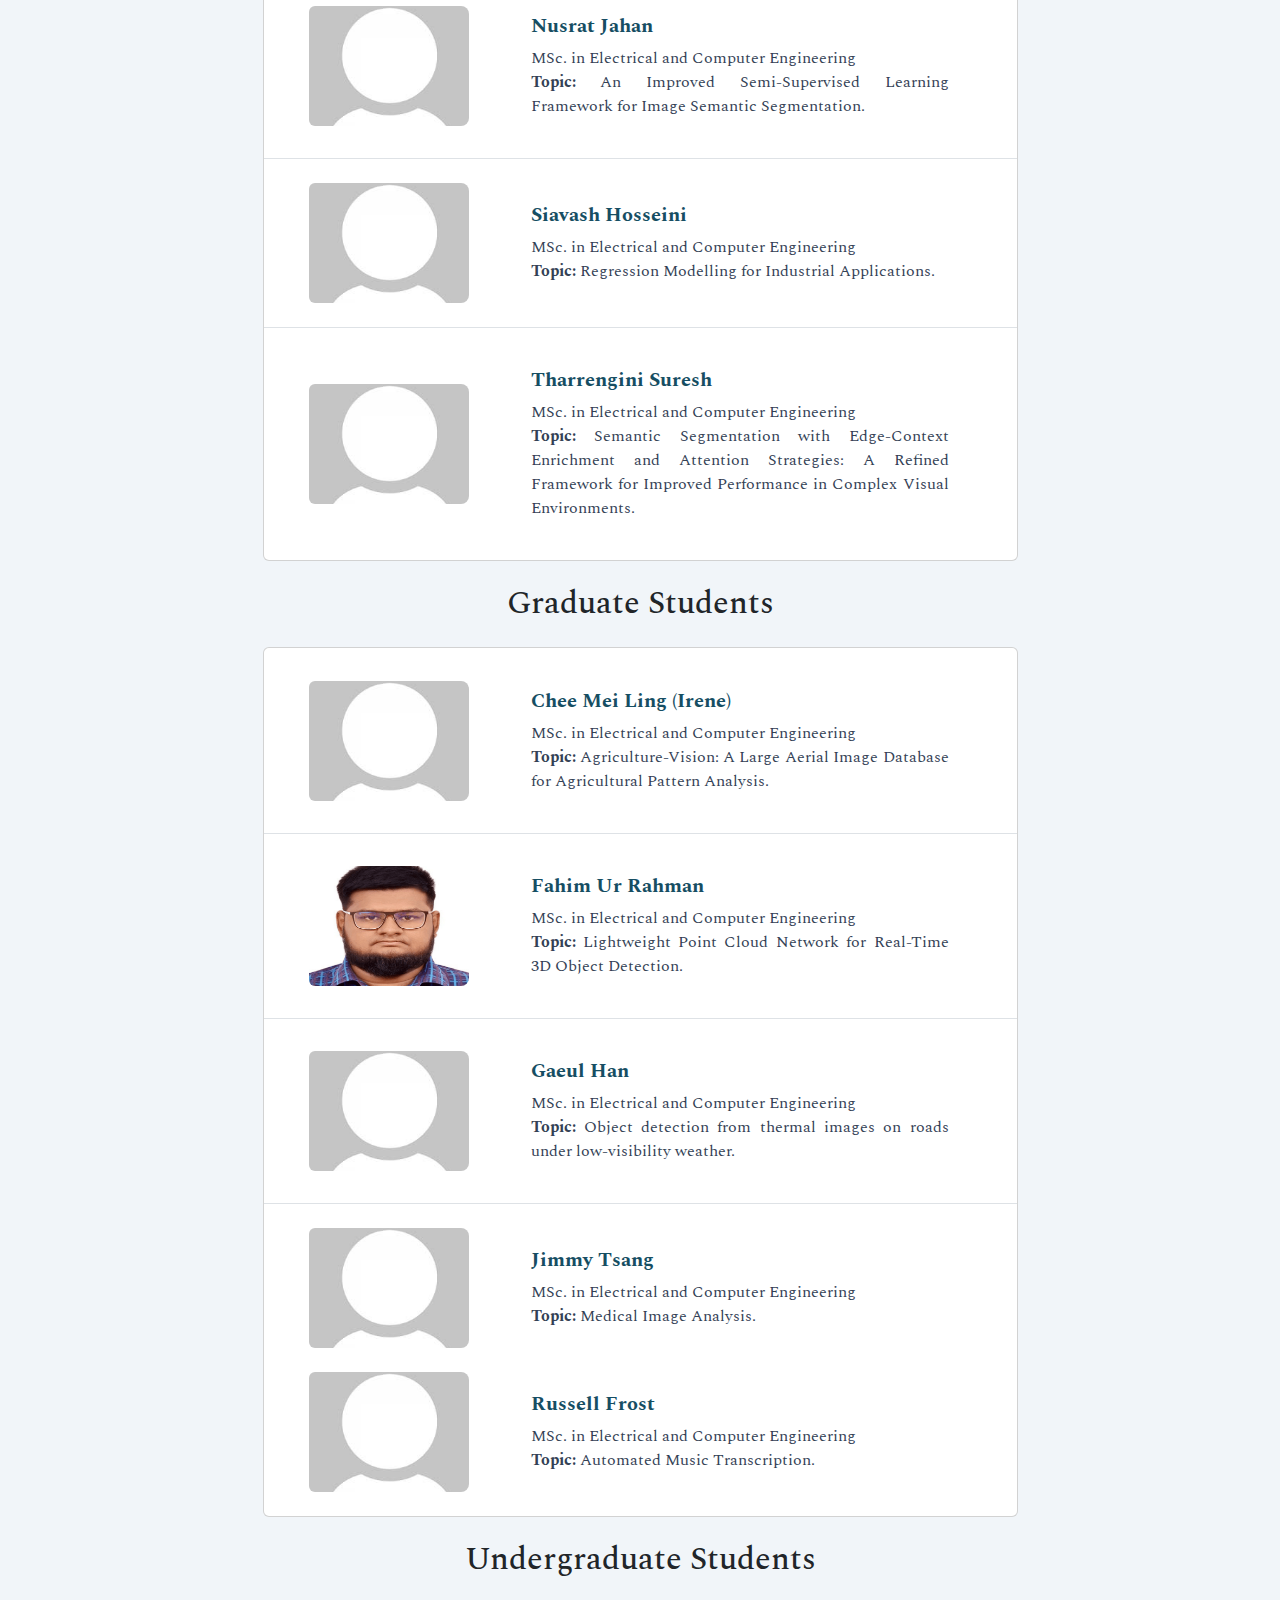
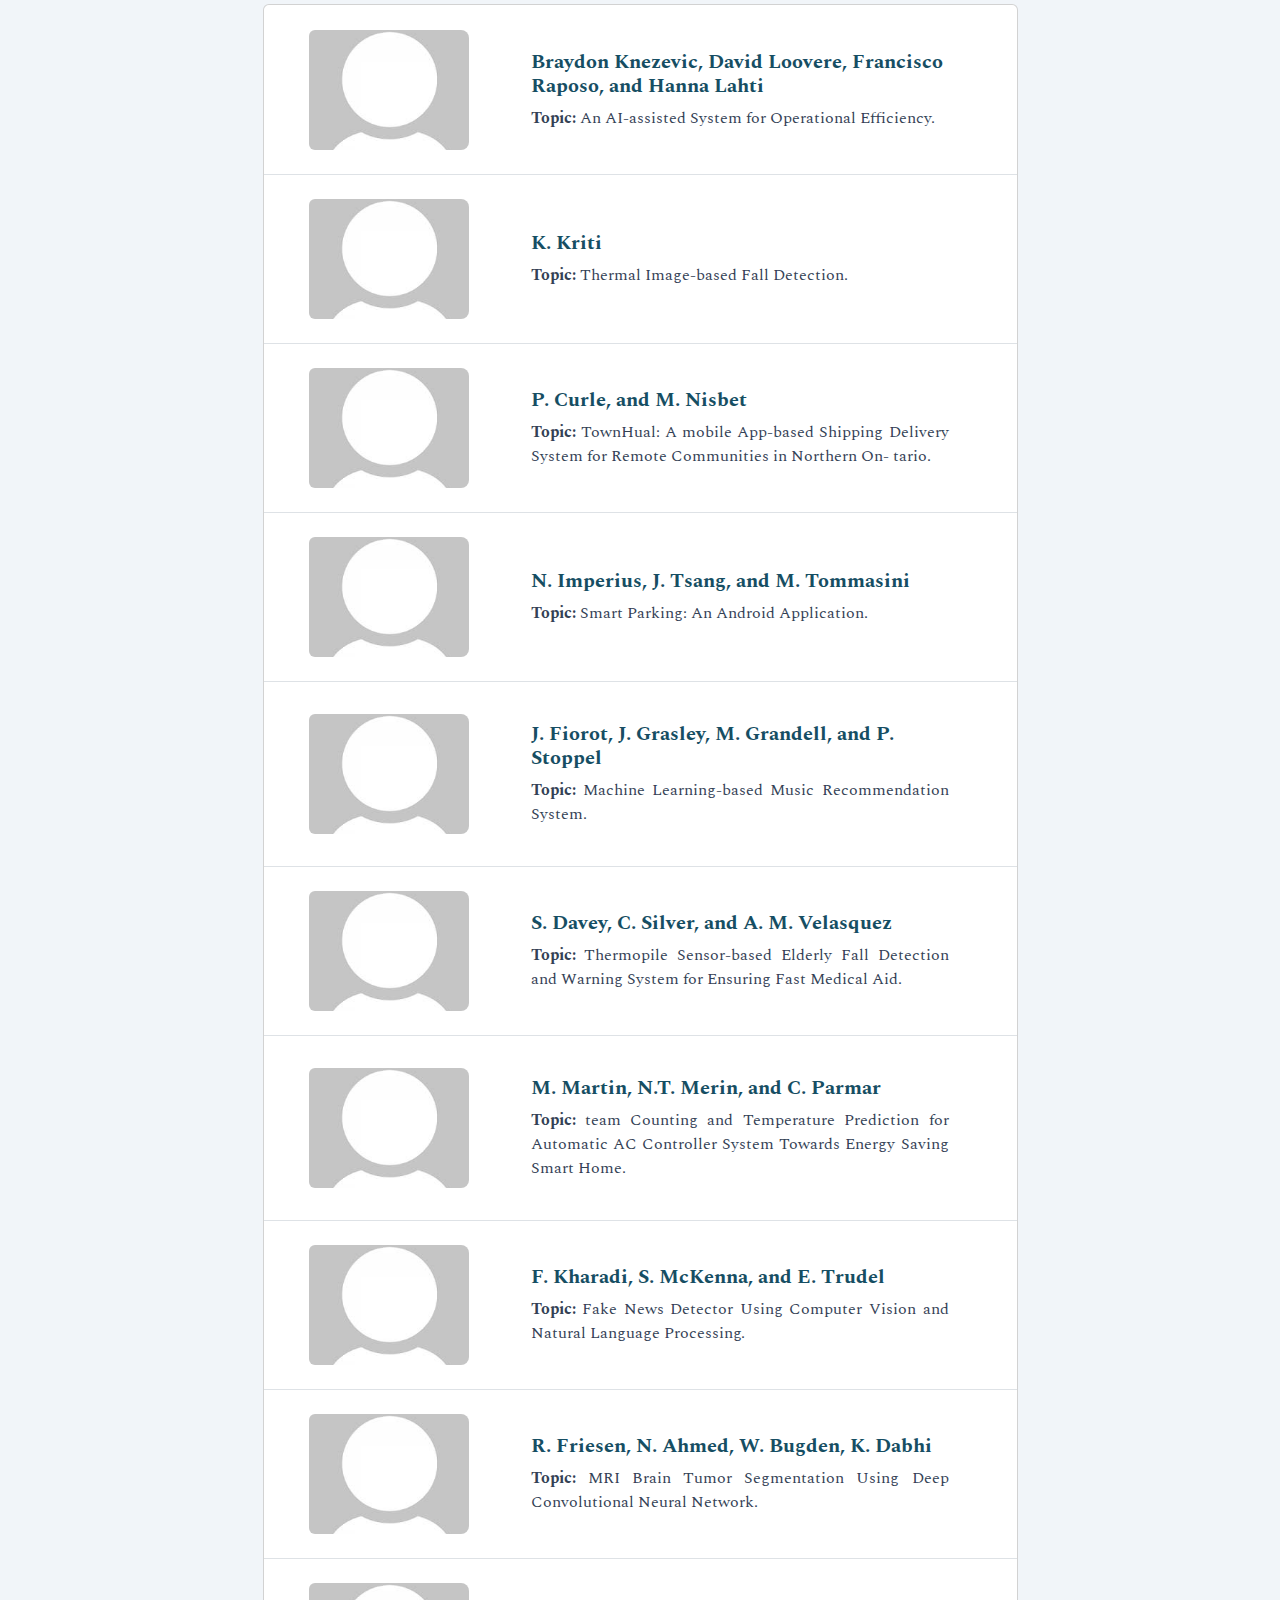
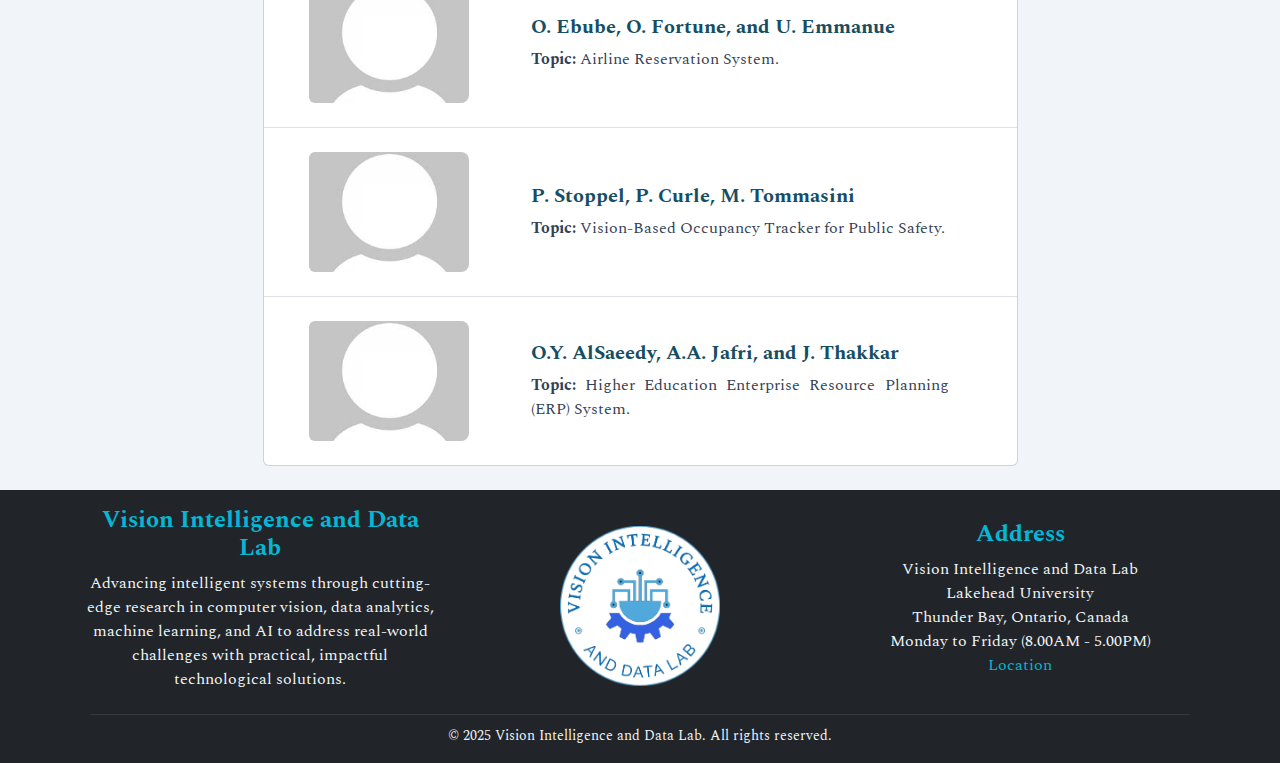
<file: team.html>
<!DOCTYPE html>
<html lang="en">

<head>
  <meta charset="UTF-8" />
  <meta name="viewport" content="width=device-width, initial-scale=1.0" />
  <title>Team</title>
  <link rel="icon" type="image/x-icon" href="assets/images/favicon.png">
  <link href="https://cdn.jsdelivr.net/npm/bootstrap@5.3.6/dist/css/bootstrap.min.css" rel="stylesheet">
    <link
    href="https://fonts.googleapis.com/css2?family=Spectral:ital,wght@0,200;0,300;0,400;0,500;0,600;0,700;0,800;1,200;1,300;1,400;1,500;1,600;1,700;1,800&display=swap"
    rel="stylesheet">
  <link rel="stylesheet" href="https://cdnjs.cloudflare.com/ajax/libs/font-awesome/6.7.2/css/all.min.css">
  <link rel="stylesheet" href="assets/css/style.css">
</head>

<body class="all-class-padding">
  <!-- PAGE LOADER: runs until window.load, then disappears -->
  <div id="pageLoader">
    <div class="loader-bars">
      <span></span>
      <span></span>
      <span></span>
      <span></span>
      <span></span>
    </div>
  </div>

  <!-- Navigation -->
  <nav class="navbar navbar-expand-lg fixed-top shadow-sm">
    <div class="container">

      <div class="logo-container navbar-brand">
        <div class="logo-img-wrapper">
          <img src="assets/images/favicon.png" alt="Favicon" class="logo-img" style="width: 23px; height: 23px;">
        </div>
        <div class="logo-text-wrapper">
          <a href="index.html" class="logo-link">VIDLab</a>
        </div>
      </div>

      <!-- Bootstrap toggler (hidden on mobile) -->
      <button class="navbar-toggler" type="button" data-bs-toggle="collapse" data-bs-target="#navbarResponsive"
        aria-controls="navbarResponsive" aria-expanded="false" aria-label="Toggle navigation">
        <span class="navbar-toggler-icon"></span>
      </button>

      <!-- Custom hamburger menu (shown on mobile) -->
      <button class="custom-hamburger" id="customHamburger">
        <span></span>
        <span></span>
        <span></span>
      </button>

      <div class="collapse navbar-collapse" id="navbarResponsive">
        <ul class="navbar-nav ms-auto">
          <li class="nav-item"><a class="nav-link" href="index.html">Home</a></li>
          <li class="nav-item"><a class="nav-link" href="researchs.html">Research</a></li>
          <li class="nav-item"><a class="nav-link" href="publications.html">Publications</a></li>
          <li class="nav-item"><a class="nav-link active" href="team.html">Team</a></li>
          <li class="nav-item"><a class="nav-link" href="gallery.html">Gallery</a></li>
        </ul>
      </div>
    </div>
  </nav>


  <!-- Overlay for mobile menu -->
  <div class="menu-overlay" id="menuOverlay"></div>

  <!-- Header -->
  <section class="py-5 text-center all-header-main">
    <div class="container">
      <h2 class="fw-bold mb-3">Our Team</h2>
      <p class="lead">Meet the brilliant minds driving research at Vision Intelligence and Data Lab.</p>
    </div>
  </section>


  <!-- Floating Nav -->
  <!-- Desktop Filter Bar (only shows on Desktop) -->
  <div id="floating-nav" class="floating-nav text-center d-none d-md-flex">
    <a href="#faculty" class="nav-link active">Faculty</a>
    <a href="#alumni" class="nav-link">Alumni</a>
    <a href="#graduate" class="nav-link">Graduate Students</a>
    <a href="#undergraduate" class="nav-link">Undergraduate Students</a>
  </div>

  <!-- Mobile Filter Bar (only shows on mobile) -->
  <div class="mobile-filter-bar d-flex d-md-none">
    <div class="mobile-filter-tabs">
      <button class="mobile-filter-btn active" data-filter="faculty">Faculty</button>
      <button class="mobile-filter-btn" data-filter="alumni">Alumni</button>
      <button class="mobile-filter-btn" data-filter="graduate">Graduate Students</button>
      <button class="mobile-filter-btn" data-filter="undergraduate">Undergraduate Students</button>
    </div>
  </div>

  <!-- Faculty -->
  <section id="faculty" class="container py-4">
    <h2 class="text-center mb-4">Faculty</h2>
    <div class="row justify-content-center">
      <div class="card card-hover shadow-hover">
        <div class="row g-0">
          <div class="col-md-4 d-flex align-items-center justify-content-center">
            <img src="assets/images/team/akilan_pp_w_bg.png" class="img-fluid rounded-start" alt="Faculty">
          </div>
          <div class="col-md-8">
            <div class="card-body">
              <h5 class="card-title">Dr. Akilan, T. (Ph.D., P.Eng., SMIEEE)</h5>
              <p class="card-text">
                <strong>Associate Professor</strong><br>
                <strong>Department:</strong> Software Engineering, Lakehead University<br>
                <i class="fa-solid fa-envelope"></i> takilan@lakeheadu.ca<br>
                <i class="fa-solid fa-location-dot"></i> ATAC5014<br>
                <strong>Office Hours:</strong> By appointment<br>
                <a href="https://www.lakeheadu.ca/users/A/takilan"
                  class="text-info text-decoration-none btn btn-light border">Academic Profile</a>
                <a href="https://scholar.google.ca/citations?hl=en&user=d7VHPp4AAAAJ"
                  class="text-info text-decoration-none btn btn-light border">Google Scholar</a>
              </p>
            </div>
          </div>
        </div>
      </div>
    </div>
  </section>

  <!-- Alumni -->
  <section id="alumni" class="students-info-section container pb-4">
    <h2 class="text-center mb-4">Alumni</h2>

    <!-- Alumni Card -->
    <div class="card card-hover shadow-hover students-info-section-card">
      <div class="row g-0 mb-4 pb-4 border-bottom students-info-first-card">
        <div class="col-md-4 d-flex align-items-center justify-content-center">
          <img src="assets/images/team/Christ Silver.png" class="img-fluid rounded-start" alt="Christopher Silver">
        </div>
        <div class="col-md-8">
          <div class="card-body">
            <h5 class="card-title">Christopher Silver</h5>
            <p class="card-text">
              <b></b>MSc. in Electrical and Computer Engineering<br>
              <strong>Topic:</strong> Development of an Advanced Thermal Imaging based Human Fall Detection System.
              <a href="https://www.lakeheadu.ca/alumni/journey/magazine/winter-2024/articles/node/202470"
                class="text-info text-decoration-none">[read more]</a>
            </p>
          </div>
        </div>
      </div>

      <div class="row g-0 mb-4 pb-4 border-bottom">
        <div class="col-md-4 d-flex align-items-center justify-content-center">
          <img src="assets/images/team/Harish Sundaralingam2.jpg" class="img-fluid rounded-start"
            alt="Christopher Silver">
        </div>
        <div class="col-md-8">
          <div class="card-body">
            <h5 class="card-title">Harish Sundaralingam</h5>
            <p class="card-text">
              MSc. in Electrical and Computer Engineering<br>
              <strong>Topic:</strong> Enhancing Object Detection in Complex Scenes: A Semantic Segmentation-aware
              Framework with Attention-Gating for Improved Small Object Detection.
            </p>
          </div>
        </div>
      </div>

      <div class="row g-0 mb-4 pb-4 border-bottom">
        <div class="col-md-4 d-flex align-items-center justify-content-center">
          <img src="assets/images/team/dummy DP.jpg" class="img-fluid rounded-start" alt="Christopher Silver">
        </div>
        <div class="col-md-8">
          <div class="card-body">
            <h5 class="card-title">Kevin Genereux</h5>
            <p class="card-text">
              MSc. in Electrical and Computer Engineering<br>
              <strong>Topic:</strong> Deep Learning-based Intracranial Hemorrhage Segmentation.
            </p>
          </div>
        </div>
      </div>

      <div class="row g-0 mb-4 pb-4 border-bottom">
        <div class="col-md-4 d-flex align-items-center justify-content-center">
          <img src="assets/images/team/dummy DP.jpg" class="img-fluid rounded-start" alt="Christopher Silver">
        </div>
        <div class="col-md-8">
          <div class="card-body">
            <h5 class="card-title">Mohammad Arshi-Saloot</h5>
            <p class="card-text">
              Postdoc<br>
              <strong>Topic:</strong> Advanced Automation System for Human Capital Hiring and Retention.
            </p>
          </div>
        </div>
      </div>

      <div class="row g-0 mb-4 pb-4 border-bottom">
        <div class="col-md-4 d-flex align-items-center justify-content-center">
          <img src="assets/images/team/dummy DP.jpg" class="img-fluid rounded-start" alt="Christopher Silver">
        </div>
        <div class="col-md-8">
          <div class="card-body">
            <h5 class="card-title">Nusrat Jahan</h5>
            <p class="card-text">
              MSc. in Electrical and Computer Engineering<br>
              <strong>Topic:</strong> An Improved Semi-Supervised Learning Framework for Image Semantic Segmentation.
            </p>
          </div>
        </div>
      </div>

      <div class="row g-0 mb-4 pb-4 border-bottom">
        <div class="col-md-4 d-flex align-items-center justify-content-center">
          <img src="assets/images/team/dummy DP.jpg" class="img-fluid rounded-start" alt="Christopher Silver">
        </div>
        <div class="col-md-8">
          <div class="card-body">
            <h5 class="card-title">Siavash Hosseini</h5>
            <p class="card-text">
              MSc. in Electrical and Computer Engineering<br>
              <strong>Topic:</strong> Regression Modelling for Industrial Applications.
            </p>
          </div>
        </div>
      </div>

      <div class="row g-0 mb-4">
        <div class="col-md-4 d-flex align-items-center justify-content-center">
          <img src="assets/images/team/dummy DP.jpg" class="img-fluid rounded-start" alt="Christopher Silver">
        </div>
        <div class="col-md-8">
          <div class="card-body">
            <h5 class="card-title">Tharrengini Suresh</h5>
            <p class="card-text">
              MSc. in Electrical and Computer Engineering<br>
              <strong>Topic:</strong> Semantic Segmentation with Edge-Context Enrichment and Attention Strategies: A
              Refined Framework for Improved Performance in Complex Visual Environments.
            </p>
          </div>
        </div>
      </div>

  </section>

  <!-- Graduate Students -->
  <section id="graduate" class="students-info-section container pb-4">
    <h2 class="text-center mb-4">Graduate Students</h2>
    <div class="card card-hover shadow-hover students-info-section-card">

      <div class="row g-0 mb-4 pb-4 border-bottom students-info-first-card">
        <div class="col-md-4 d-flex align-items-center justify-content-center">
          <img src="assets/images/team/dummy DP.jpg" class="img-fluid rounded-start" alt="Christopher Silver">
        </div>
        <div class="col-md-8">
          <div class="card-body">
            <h5 class="card-title">Chee Mei Ling (Irene)</h5>
            <p class="card-text">
              <b></b>MSc. in Electrical and Computer Engineering<br>
              <strong>Topic:</strong> Agriculture-Vision: A Large Aerial Image Database for Agricultural Pattern
              Analysis.
            </p>
          </div>
        </div>
      </div>

      <div class="row g-0 mb-4 pb-4 border-bottom">
        <div class="col-md-4 d-flex align-items-center justify-content-center">
          <img src="assets/images/team/Fahim Ur Rahman.jpg" class="img-fluid rounded-start" alt="Christopher Silver">
        </div>
        <div class="col-md-8">
          <div class="card-body">
            <h5 class="card-title">Fahim Ur Rahman</h5>
            <p class="card-text">
              <b></b>MSc. in Electrical and Computer Engineering<br>
              <strong>Topic:</strong> Lightweight Point Cloud Network for Real-Time 3D Object Detection.
            </p>
          </div>
        </div>
      </div>

      <div class="row g-0 mb-4 pb-4 border-bottom">
        <div class="col-md-4 d-flex align-items-center justify-content-center">
          <img src="assets/images/team/dummy DP.jpg" class="img-fluid rounded-start" alt="Christopher Silver">
        </div>
        <div class="col-md-8">
          <div class="card-body">
            <h5 class="card-title">Gaeul Han</h5>
            <p class="card-text">
              <b></b>MSc. in Electrical and Computer Engineering<br>
              <strong>Topic:</strong> Object detection from thermal images on roads under low-visibility weather.
            </p>
          </div>
        </div>
      </div>

      <div class="row g-0 mb-4">
        <div class="col-md-4 d-flex align-items-center justify-content-center">
          <img src="assets/images/team/dummy DP.jpg" class="img-fluid rounded-start" alt="Christopher Silver">
        </div>
        <div class="col-md-8">
          <div class="card-body">
            <h5 class="card-title">Jimmy Tsang</h5>
            <p class="card-text">
              <b></b>MSc. in Electrical and Computer Engineering<br>
              <strong>Topic:</strong> Medical Image Analysis.
            </p>
          </div>
        </div>
      </div>

      <div class="row g-0 mb-4">
        <div class="col-md-4 d-flex align-items-center justify-content-center">
          <img src="assets/images/team/dummy DP.jpg" class="img-fluid rounded-start" alt="Christopher Silver">
        </div>
        <div class="col-md-8">
          <div class="card-body">
            <h5 class="card-title">Russell Frost</h5>
            <p class="card-text">
              <b></b>MSc. in Electrical and Computer Engineering<br>
              <strong>Topic:</strong> Automated Music Transcription.
            </p>
          </div>
        </div>
      </div>
    </div>
  </section>

  <!-- Undergraduate Students -->
  <section id="undergraduate" class="students-info-section container pb-4">
    <h2 class="text-center mb-4">Undergraduate Students</h2>
    <div class="card card-hover shadow-hover students-info-section-card">
      <div class="row g-0 mb-4 pb-4 border-bottom students-info-first-card">
        <div class="col-md-4 d-flex align-items-center justify-content-center">
          <img src="assets/images/team/dummy DP.jpg" class="img-fluid rounded-start" alt="Christopher Silver">
        </div>
        <div class="col-md-8">
          <div class="card-body">
            <h5 class="card-title">Braydon Knezevic, David Loovere, Francisco Raposo, and Hanna Lahti</h5>
            <p class="card-text">
              <strong>Topic:</strong> An AI-assisted System for Operational Efficiency.
            </p>
          </div>
        </div>
      </div>

      <div class="row g-0 mb-4 pb-4 border-bottom">
        <div class="col-md-4 d-flex align-items-center justify-content-center">
          <img src="assets/images/team/dummy DP.jpg" class="img-fluid rounded-start" alt="Christopher Silver">
        </div>
        <div class="col-md-8">
          <div class="card-body">
            <h5 class="card-title">K. Kriti</h5>
            <p class="card-text">
              <strong>Topic:</strong> Thermal Image-based Fall Detection.
            </p>
          </div>
        </div>
      </div>

      <div class="row g-0 mb-4 pb-4 border-bottom">
        <div class="col-md-4 d-flex align-items-center justify-content-center">
          <img src="assets/images/team/dummy DP.jpg" class="img-fluid rounded-start" alt="Christopher Silver">
        </div>
        <div class="col-md-8">
          <div class="card-body">
            <h5 class="card-title">P. Curle, and M. Nisbet</h5>
            <p class="card-text">
              <strong>Topic:</strong> TownHual: A mobile App-based Shipping Delivery System for Remote Communities in
              Northern On- tario.
            </p>
          </div>
        </div>
      </div>

      <div class="row g-0 mb-4 pb-4 border-bottom">
        <div class="col-md-4 d-flex align-items-center justify-content-center">
          <img src="assets/images/team/dummy DP.jpg" class="img-fluid rounded-start" alt="Christopher Silver">
        </div>
        <div class="col-md-8">
          <div class="card-body">
            <h5 class="card-title">N. Imperius, J. Tsang, and M. Tommasini</h5>
            <p class="card-text">
              <strong>Topic:</strong> Smart Parking: An Android Application.
            </p>
          </div>
        </div>
      </div>

      <div class="row g-0 mb-4 pb-4 border-bottom">
        <div class="col-md-4 d-flex align-items-center justify-content-center">
          <img src="assets/images/team/dummy DP.jpg" class="img-fluid rounded-start" alt="Christopher Silver">
        </div>
        <div class="col-md-8">
          <div class="card-body">
            <h5 class="card-title">J. Fiorot, J. Grasley, M. Grandell, and P. Stoppel</h5>
            <p class="card-text">
              <strong>Topic:</strong> Machine Learning-based Music Recommendation System.
            </p>
          </div>
        </div>
      </div>

      <div class="row g-0 mb-4 pb-4 border-bottom">
        <div class="col-md-4 d-flex align-items-center justify-content-center">
          <img src="assets/images/team/dummy DP.jpg" class="img-fluid rounded-start" alt="Christopher Silver">
        </div>
        <div class="col-md-8">
          <div class="card-body">
            <h5 class="card-title">S. Davey, C. Silver, and A. M. Velasquez</h5>
            <p class="card-text">
              <strong>Topic:</strong> Thermopile Sensor-based Elderly Fall Detection and Warning System for Ensuring
              Fast Medical Aid.
            </p>
          </div>
        </div>
      </div>

      <div class="row g-0 mb-4 pb-4 border-bottom">
        <div class="col-md-4 d-flex align-items-center justify-content-center">
          <img src="assets/images/team/dummy DP.jpg" class="img-fluid rounded-start" alt="Christopher Silver">
        </div>
        <div class="col-md-8">
          <div class="card-body">
            <h5 class="card-title">M. Martin, N.T. Merin, and C. Parmar</h5>
            <p class="card-text">
              <strong>Topic:</strong> team Counting and Temperature Prediction for Automatic AC Controller System
              Towards Energy Saving Smart Home.
            </p>
          </div>
        </div>
      </div>

      <div class="row g-0 mb-4 pb-4 border-bottom">
        <div class="col-md-4 d-flex align-items-center justify-content-center">
          <img src="assets/images/team/dummy DP.jpg" class="img-fluid rounded-start" alt="Christopher Silver">
        </div>
        <div class="col-md-8">
          <div class="card-body">
            <h5 class="card-title">F. Kharadi, S. McKenna, and E. Trudel</h5>
            <p class="card-text">
              <strong>Topic:</strong> Fake News Detector Using Computer Vision and Natural Language Processing.
            </p>
          </div>
        </div>
      </div>

      <div class="row g-0 mb-4 pb-4 border-bottom">
        <div class="col-md-4 d-flex align-items-center justify-content-center">
          <img src="assets/images/team/dummy DP.jpg" class="img-fluid rounded-start" alt="Christopher Silver">
        </div>
        <div class="col-md-8">
          <div class="card-body">
            <h5 class="card-title">R. Friesen, N. Ahmed, W. Bugden, K. Dabhi</h5>
            <p class="card-text">
              <strong>Topic:</strong> MRI Brain Tumor Segmentation Using Deep Convolutional Neural Network.
            </p>
          </div>
        </div>
      </div>

      <div class="row g-0 mb-4 pb-4 border-bottom">
        <div class="col-md-4 d-flex align-items-center justify-content-center">
          <img src="assets/images/team/dummy DP.jpg" class="img-fluid rounded-start" alt="Christopher Silver">
        </div>
        <div class="col-md-8">
          <div class="card-body">
            <h5 class="card-title">O. Ebube, O. Fortune, and U. Emmanue</h5>
            <p class="card-text">
              <strong>Topic:</strong> Airline Reservation System.
            </p>
          </div>
        </div>
      </div>

      <div class="row g-0 mb-4 pb-4 border-bottom">
        <div class="col-md-4 d-flex align-items-center justify-content-center">
          <img src="assets/images/team/dummy DP.jpg" class="img-fluid rounded-start" alt="Christopher Silver">
        </div>
        <div class="col-md-8">
          <div class="card-body">
            <h5 class="card-title">P. Stoppel, P. Curle, M. Tommasini</h5>
            <p class="card-text">
              <strong>Topic:</strong> Vision-Based Occupancy Tracker for Public Safety.
            </p>
          </div>
        </div>
      </div>

      <div class="row g-0 mb-4">
        <div class="col-md-4 d-flex align-items-center justify-content-center">
          <img src="assets/images/team/dummy DP.jpg" class="img-fluid rounded-start" alt="Christopher Silver">
        </div>
        <div class="col-md-8">
          <div class="card-body">
            <h5 class="card-title">O.Y. AlSaeedy, A.A. Jafri, and J. Thakkar</h5>
            <p class="card-text">
              <strong>Topic:</strong> Higher Education Enterprise Resource Planning (ERP) System.
            </p>
          </div>
        </div>
      </div>
    </div>
  </section>


  <!-- Footer -->
  <footer class="bg-dark text-light pt-3 ">
    <div class="container">

      <!-- Desktop/tablet footer: visible from md and up -->
      <div class="row text-center footer_element_height d-none d-md-flex">
        <div class="col-md-4 d-flex flex-column align-items-center justify-content-center">
          <h6 class="fw-bold">Vision Intelligence and Data Lab</h6>
          <p>Advancing intelligent systems through cutting-edge research in computer vision, data analytics, machine
            learning, and AI to address real-world challenges with practical, impactful technological solutions.</p>
        </div>
        <div class="col-md-4 d-flex align-items-center justify-content-center">
          <img src="assets/images/lablogo.png" alt="Logo" class="img-fluid footer-logo">
        </div>
        <div class="col-md-4 d-flex flex-column align-items-center justify-content-center  text-center">
          <h6 class="fw-bold">Address</h6>
          <p>Vision Intelligence and Data Lab<br>
            Lakehead University<br>
            Thunder Bay, Ontario, Canada<br>
            Monday to Friday (8.00AM - 5.00PM)<br>
            <a href="https://www.google.com/maps/search/Lakehead+University,+Thunder+Bay,+Ontario,+Canada/@48.424393,-89.2591852,14z"
              class="text-info text-decoration-none">Location</a>
          </p>
        </div>
      </div>

      <!-- Mobile-only footer: visible below md -->
      <div class="row text-center justify-content-center d-flex d-md-none">
        <div class="col-12 d-flex flex-column align-items-center text-center">
          <h6 class="fw-bold">Vision Intelligence and Data Lab</h6>
          <p>
            Lakehead University<br>
            Thunder Bay, Ontario, Canada<br>
            Monday to Friday (8.00AM - 5.00PM)<br>
            <a href="https://www.google.com/maps/search/Lakehead+University,+Thunder+Bay,+Ontario,+Canada/@48.424393,-89.2591852,14z"
              class="text-info text-decoration-none">Location</a>
          </p>
        </div>
      </div>

      <hr class="border-secondary">
      <!-- Desktop/tablet footer: visible from md and up -->
      <div class="text-center pb-3 d-none d-md-block">
        <small>© 2025 Vision Intelligence and Data Lab. All rights reserved.</small>
      </div>

      <!-- Mobile-only footer: visible below md -->
      <div class="text-center pb-3 d-block d-md-none">
        <small>© 2025 VIDLab. All rights reserved.</small>
      </div>
    </div>
  </footer>


  <!-- Bootstrap JS -->
  <script src="https://cdn.jsdelivr.net/npm/bootstrap@5.3.6/dist/js/bootstrap.bundle.min.js"></script>
  <script src="assets/js/script.js"></script>
</body>

</html>
</file>
<file: css/style.css>
body {
  font-family: 'Merriweather', serif;
  background-color: #f8f9fa;
}

/* NAVBAR */
.navbar-brand {
  font-weight: bold;
  background: linear-gradient(135deg, #112031, #0d47a1);
  background-clip: text;
  -webkit-background-clip: text;
  color: transparent;
  font-size: 1.5rem;
}

.navbar-light .navbar-nav .nav-link.active {
  background-color: #e3f2fd;
  border-radius: 5px;
}

.navbar-nav .nav-item {
  margin: 0 10px;
}

.navbar-nav .nav-link {
  padding: 8px 16px;
  transition: background-color 0.3s ease;
}

/* HOME SECTION */
#home {
  background: linear-gradient(135deg, #112031, #0d47a1);
  color: #fff;
  height: 600px;
  display: flex;
  align-items: center;
  justify-content: center;
  text-align: center;
  padding: 0 10vw;
}

#home .container{
  margin-top: 60px;
}

#home h1 {
  font-size: 3rem;
  font-weight: 700;
}

#home .lead {
  font-size: 17px;
  margin-left: auto;
  margin-right: auto;
  width: 980px;
}

/* ABOUT DIV */
.div_items_max_width {
  max-width: 1100px;
  margin-left: auto;
  margin-right: auto;
}

/* THEME BOX */
.theme-box {
  background-color: rgba(255, 255, 255, 0.1);
  border-radius: 10px;
  padding: 20px;
  margin-top: 30px;
  margin-left: auto;
  margin-right: auto;
  color: #fff;
  width: 980px;
  max-width: 100%;
}

/* BUTTONS */
.btn-custom {
  margin-top: 20px;
  margin-right: 10px;
}

/* FLEX UTILITIES */
.d-flex.justify-content-center.flex-wrap {
  margin-top: 15px;
  margin-bottom: 15px;
  gap: 25px;
}

/* LAB DIRECTOR SECTION */
.lab-director h2 {
  color: #112031;
  text-align: center;
  margin-bottom: 2rem;
}

.lab-director .rounded {
  margin-top: 2rem;
  padding: 2rem;
  text-align: justify;
}

/* CARD HOVER EFFECT */
.card-hover {
  transition: transform 0.3s ease, box-shadow 0.3s ease;
  cursor: pointer;
}

.card-hover:hover {
  transform: translateY(-5px);
  box-shadow: 0 8px 20px rgba(0, 0, 0, 0.15);
}

/* FOOTER */
footer {
  background: linear-gradient(135deg, #13273d, #0d3570);
}

.footer_element_height{
  height: 200px;
}

footer img {
  width: 160px;
  height: auto;
}

footer .text-start,
footer .text-center {
  text-align: center;
}

footer h5,
footer h6 {
  font-size: 1.5rem;
  font-weight: bold;
  margin-bottom: 1rem;
}

footer p {
  font-size: 1rem;
  line-height: 1.6;
}

.footer-logo {
  margin-top: -26px;
}

/* HEADER/MAIN SECTIONS */
.all-header-main {
  height: 300px;
  background: linear-gradient(135deg, #112031, #0d47a1);
  color: #fff;
}

.all-header-main h2 {
  margin-top: 90px;
}

/* GALLERY */
.gallery-img {
  width: 100%;
  height: 250px;
  object-fit: cover;
  transition: transform 0.3s ease, box-shadow 0.3s ease;
  cursor: pointer;
  border-radius: 5px;
}

.gallery-img:hover {
  transform: scale(1.03);
  box-shadow: 0 6px 20px rgba(0, 0, 0, 0.2);
  border-radius: 2%;
}

.gallery-img-container {
  margin-top: 30px;
  margin-bottom: 15px;
}


/* GALLERY MODAL OVERRIDES */
#galleryModal .modal-dialog {
  max-width: none;
  width: fit-content;
  margin: 3rem auto;
  display: flex;
  align-items: center;
  justify-content: center;
  min-height: calc(100vh - 6rem);
}

#galleryModal .modal-content {
  border: none !important;
  background-color: transparent !important;
  box-shadow: none !important;
  width: fit-content !important;
  display: block !important;
  flex-direction: initial !important;
  position: static !important;
}

#galleryModal .modal-body {
  padding: 0 !important;
  text-align: center;
  display: block;
}

#modalImage {
  width: auto;
  height: auto;
  max-width: 90vw;
  max-height: 75vh;
  object-fit: contain;
  border-radius: 8px;
  box-shadow: 0 4px 20px rgba(0, 0, 0, 0.5);
  display: block;
}

/* PUBLICATIONS BIBBASE */
.bibbase-publications {
  margin-top: 20px;
  margin-bottom: 20px;
  align-items: center;
  justify-content: center;
}
</file>
<file: assets/css/style.css>
/*──────────────────────────────────────────────────────────────────────────────
  CSS CUSTOM PROPERTIES (VARIABLES)
──────────────────────────────────────────────────────────────────────────────*/
:root {
  /* Colors */
  --primary-color: #06b6d4;
  --primary-dark: #164e63;
  --secondary-color: #0f172a;
  --accent-color: #10b981;
  --accent-dark: #059669;
  --text-primary: #334155;
  --text-secondary: #666;
  --bg-light: #f1f5f9;
  --white: #ffffff;
  --shadow-color: rgba(6, 182, 212, 0.3);

  /* Typography */
  --font-family: 'Spectral', serif;
  --font-size-base: 1rem;
  --font-size-lg: 1.1rem;
  --font-size-xl: 1.5rem;
  --font-size-2xl: 2rem;
  --font-size-3xl: 3rem;

  /* Spacing */
  --spacing-xs: 5px;
  --spacing-sm: 10px;
  --spacing-md: 15px;
  --spacing-lg: 20px;
  --spacing-xl: 30px;
  --spacing-2xl: 50px;

  /* Layout */
  --max-width: 1100px;
  --border-radius: 8px;
  --border-radius-sm: 5px;
  --transition: all 0.3s ease;
  --shadow-hover: 0 8px 20px var(--shadow-color);
}

/*──────────────────────────────────────────────────────────────────────────────
  FULL-SCREEN PAGE LOADER
──────────────────────────────────────────────────────────────────────────────*/
#pageLoader {
  position: fixed;
  top: 0;
  left: 0;
  width: 100vw;
  height: 100vh;
  background-color: var(--white);
  display: flex;
  align-items: center;
  justify-content: center;
  z-index: 9999;
}

#pageLoader .loader-bars {
  display: flex;
  gap: 6px;
}

#pageLoader .loader-bars span {
  display: block;
  width: 8px;
  height: 40px;
  background-color: var(--secondary-color);
  border-radius: 4px;
  animation: loaderBounce 1s infinite ease-in-out;
}

#pageLoader .loader-bars span:nth-child(1) {
  animation-delay: 0s;
}

#pageLoader .loader-bars span:nth-child(2) {
  animation-delay: 0.1s;
}

#pageLoader .loader-bars span:nth-child(3) {
  animation-delay: 0.2s;
}

#pageLoader .loader-bars span:nth-child(4) {
  animation-delay: 0.3s;
}

#pageLoader .loader-bars span:nth-child(5) {
  animation-delay: 0.4s;
}

@keyframes loaderBounce {

  0%,
  100% {
    transform: scaleY(1);
    opacity: 1;
  }

  50% {
    transform: scaleY(0.4);
    opacity: 0.6;
  }
}

/*──────────────────────────────────────────────────────────────────────────────
  GLOBAL & BASE STYLES
──────────────────────────────────────────────────────────────────────────────*/
body {
  font-family: var(--font-family);
  background-color: var(--bg-light);
}

.body-h1 h1 {
  font-size: var(--font-size-3xl);
  font-weight: 700;
}

/* Utility Classes */
.div_items_max_width {
  max-width: var(--max-width);
  margin: 0 auto;
}

.theme-box {
  background-color: rgba(6, 182, 212, 0.1);
  border: 1px solid rgba(6, 182, 212, 0.3);
  border-radius: var(--spacing-sm);
  padding: var(--spacing-lg);
  margin: var(--spacing-xl) auto;
  color: var(--primary-color);
  width: 100%;
  max-width: 980px;
  text-align: left;
}

.theme-box ul li {
  color: var(--primary-color);
}

/* Shared Button Styles */
.btn-custom {
  margin-top: var(--spacing-lg);
  margin-right: var(--spacing-sm);
}

.btn-light.btn-custom:first-of-type {
  background-color: var(--accent-color) !important;
  border-color: var(--accent-color) !important;
  color: var(--white) !important;
}

.btn-light.btn-custom:first-of-type:hover {
  background-color: var(--accent-dark) !important;
  border-color: var(--accent-dark) !important;
}

.btn-light.btn-custom:last-of-type {
  background-color: var(--primary-dark) !important;
  border-color: var(--primary-dark) !important;
  color: var(--white) !important;
}

.btn-light.btn-custom:last-of-type:hover {
  background-color: #0e7490 !important;
  border-color: #0e7490 !important;
}

/* Shared Hover Effects */
.shadow-hover,
.card-hover {
  transition: var(--transition);
  cursor: pointer;
}

.shadow-hover:hover,
.card-hover:hover {
  transform: translateY(-5px);
  box-shadow: var(--shadow-hover);
}

.section-subtitle {
  text-align: center;
  color: var(--text-secondary);
  margin-bottom: 3rem;
  font-size: var(--font-size-lg);
}

/* Logo Container */
.logo-container {
  display: flex;
  align-items: center;
  text-decoration: none;
}

.logo-container .logo-text,
.logo-container a {
  color: inherit;
  text-decoration: none;
}

.logo-container a:hover {
  text-decoration: none;
  color: inherit;
}

/*──────────────────────────────────────────────────────────────────────────────
  NAVIGATION BAR
──────────────────────────────────────────────────────────────────────────────*/
.navbar {
  background-color: var(--secondary-color) !important;
}

.navbar-brand {
  font-weight: bold;
  color: var(--primary-color) !important;
  font-size: var(--font-size-xl);
}

.navbar-nav .nav-link {
  color: var(--white) !important;
  font-weight: 600;
  text-decoration: none;
  padding: 8px 16px;
  border-radius: var(--border-radius-sm);
  transition: var(--transition);
}

.navbar-nav .nav-item {
  margin: 2px var(--spacing-sm);
}

.navbar-nav .nav-link.active {
  background-color: var(--primary-color);
  color: var(--white);
}

.navbar-nav .nav-link:hover:not(.active) {
  background-color: var(--primary-dark);
  color: var(--white);
  text-decoration: none;
}

.navbar-toggler-icon {
  filter: invert(1);
}

/* Custom Hamburger Menu */
.custom-hamburger {
  display: none;
  flex-direction: column;
  cursor: pointer;
  padding: 8px;
  border-radius: 4px;
  transition: var(--transition);
  background: none;
  border: none;
}

.custom-hamburger:hover {
  background-color: rgba(255, 255, 255, 0.1);
}

.custom-hamburger span {
  width: 25px;
  height: 3px;
  background-color: var(--white);
  margin: 3px 0;
  transition: var(--transition);
  border-radius: 2px;
}

.custom-hamburger.active span:nth-child(1) {
  transform: rotate(-45deg) translate(-5px, 6px);
}

.custom-hamburger.active span:nth-child(2) {
  opacity: 0;
}

.custom-hamburger.active span:nth-child(3) {
  transform: rotate(45deg) translate(-5px, -6px);
}

/*──────────────────────────────────────────────────────────────────────────────
  HOME PAGE
──────────────────────────────────────────────────────────────────────────────*/
#home {
  background: linear-gradient(rgba(15, 23, 42, 0.4), rgba(15, 23, 42, 0.4)),
    url('../images/bg-images/bg-image.jpg');
  background-size: 120% 120%;
  background-position: center center;
  background-repeat: no-repeat;
  background-attachment: fixed;
  color: var(--white);
  width: 100%;
  height: 550px;
  display: flex;
  align-items: center;
  justify-content: center;
  padding: 0 10vw;
  margin: auto;
  margin-top: 60px;
  position: relative;
  overflow: hidden;
  animation: backgroundZoom 20s ease-in-out infinite alternate;
}

@keyframes backgroundZoom {
  0% {
    background-size: 120% 120%;
    background-position: center center;
  }

  100% {
    background-size: 140% 140%;
    background-position: center center;
  }
}

#home .container {
  display: flex;
  flex-direction: column;
  align-items: center;
  justify-content: center;
  text-align: center;
  margin: 0 auto;
}

#home .lead {
  font-size: 17px;
  margin: 0 auto;
  width: 100%;
  max-width: 980px;
}

/* Lab Director Section */
.lab-director h2 {
  color: var(--secondary-color);
  text-align: center;
  margin-bottom: 24px;
}

.lab-director .rounded {
  padding: 2rem;
  text-align: justify;
  background-color: var(--bg-light);
  border: 1px solid rgba(241, 245, 249, 0.5);
}

.lab-director h5 {
  color: var(--primary-dark);
}

.lab-director p {
  color: var(--text-primary);
}

/*──────────────────────────────────────────────────────────────────────────────
  RESEARCH & CARDS
──────────────────────────────────────────────────────────────────────────────*/
.pb-5 h2 {
  color: var(--secondary-color);
}

.pb-5 p {
  color: var(--text-primary);
}

.card-title {
  color: var(--primary-dark) !important;
  font-weight: bold;
}

.card-text {
  color: var(--text-primary) !important;
}

.featured_researches img {
  padding: var(--spacing-sm);
}

.btn-outline-secondary {
  color: var(--primary-color) !important;
  border-color: var(--primary-color) !important;
  background-color: transparent;
}

.btn-outline-secondary:hover {
  background-color: var(--primary-color) !important;
  border-color: var(--primary-color) !important;
  color: var(--white) !important;
}

/*──────────────────────────────────────────────────────────────────────────────
  HEADER SECTIONS
──────────────────────────────────────────────────────────────────────────────*/
.all-class-padding {
  padding-top: 56px;
}

.all-header-main {
  background: linear-gradient(rgba(15, 23, 42, 0.4), rgba(15, 23, 42, 0.4)),
    url('../images/bg-images/bg-image.jpg') center center/cover no-repeat;
  height: 300px;
  color: var(--white);
  display: flex;
  align-items: center;
  justify-content: center;
  text-align: center;
}

/*──────────────────────────────────────────────────────────────────────────────
  PEOPLE PAGE
──────────────────────────────────────────────────────────────────────────────*/

.floating-nav {
  position: fixed;
  top: 50%;
  right: var(--spacing-lg);
  transform: translateY(-50%);
  background: var(--white);
  border: 1px solid #ccc;
  padding: var(--spacing-sm) var(--spacing-md);
  border-radius: var(--border-radius);
  box-shadow: 0 4px 10px rgba(0, 0, 0, 0.2);
  z-index: 1000;
  text-align: center;
  flex-direction: column;
}

.floating-nav a {
  display: block;
  margin: 8px 0;
  color: #000;
  font-weight: 600;
  text-decoration: none;
  font-size: 14px;
  padding: 8px 12px;
  border-radius: var(--border-radius-sm);
  transition: var(--transition);
}

.floating-nav a.active {
  background-color: var(--primary-dark);
  color: var(--white);
}

.floating-nav a:hover:not(.active) {
  background-color: var(--bg-light);
  color: var(--text-primary);
  text-decoration: none;
}

/* Faculty and Student Cards */
#faculty .card {
  width: 755px;
  text-align: left;
  padding: var(--spacing-lg);
  margin-bottom: var(--spacing-md);
  background-color: var(--white);
}

#faculty .card-body {
  display: flex;
  flex-direction: column;
  justify-content: center;
  height: 100%;
}

#faculty .col-md-4 {
  display: flex;
  justify-content: center;
  align-items: center;
}

#faculty img {
  max-width: 100%;
  height: 195px;
  border-radius: var(--border-radius);
}

.students-info-section .students-info-section-card {
  width: 755px;
  margin: 0 auto;
  text-align: left;
  background-color: var(--white);
  transition: var(--transition);
}

.students-info-section .students-info-section-card:hover {
  box-shadow: var(--shadow-hover);
  transform: translateY(-5px);
}

.students-info-first-card {
  margin-top: 25px;
}

.students-info-section img {
  width: 160px;
  height: 120px;
  object-fit: cover;
  border-radius: var(--border-radius);
}

.students-info-section .card-text {
  text-align: justify;
}

.students-info-section .card-body {
  width: 450px;
  display: flex;
  flex-direction: column;
  justify-content: center;
  height: 100%;
}

#faculty .card-body a,
.students-info-section a {
  color: var(--primary-color) !important;
}

.recent_news_card img {
  width: auto;
  height: 250px;
}

.recent_news_card .recent_news_time {
  color: var(--primary-color);
}

.recent_news_card a {
  color: var(--primary-dark);
  text-decoration: none;
}



/*──────────────────────────────────────────────────────────────────────────────
  RESEARCH PAGE
──────────────────────────────────────────────────────────────────────────────*/
#research-page h2 {
  font-size: var(--font-size-2xl);
  font-weight: 700;
  text-align: center;
  margin-bottom: 2rem;
}

.research-card {
  background: var(--white);
  border-radius: var(--spacing-sm);
  margin-bottom: 2rem;
  padding: 0;
  overflow: hidden;
  transition: var(--transition);
}

.research-card:hover {
  transform: translateY(-5px);
  box-shadow: var(--shadow-hover);
}

.research-card .col-md-5 {
  display: flex;
  align-items: center;
  justify-content: center;
  margin: auto;
}

.research-card .col-md-7 {
  margin: auto;
}

.research-image {
  max-width: 95%;
  max-height: 95%;
  object-fit: contain;
  padding: var(--spacing-sm);
}

.research-content {
  padding: 1.5rem;
}

.research-title {
  font-size: var(--font-size-xl);
  font-weight: 700;
  color: var(--primary-dark);
  margin-bottom: 1rem;
}

.research-description {
  font-size: var(--font-size-base);
  line-height: 1.6;
  color: var(--text-primary);
  text-align: justify;
  margin-bottom: 10px;
  display: -webkit-box;
  -webkit-box-orient: vertical;
  -webkit-line-clamp: 5;
  line-clamp: 5;
  overflow: hidden;
}

.research-description.expanded {
  display: block;
  -webkit-line-clamp: unset;
  line-clamp: unset;
  -webkit-box-orient: unset;
  overflow: visible;
}

.read-more-btn {
  display: inline-block;
  font-size: 14px;
  color: #0369a1;
  background: none;
  border: none;
  padding: 0;
  cursor: pointer;
  text-decoration: none;
}

.status-badge {
  position: absolute;
  top: var(--spacing-md);
  right: var(--spacing-md);
  padding: var(--spacing-xs) 12px;
  border-radius: var(--spacing-md);
  font-size: 0.8rem;
  font-weight: 600;
  text-transform: uppercase;
}

.keywords {
  display: flex;
  flex-wrap: wrap;
  gap: var(--spacing-sm);
  margin-top: 1rem;
}

.keyword-tag {
  background-color: rgba(6, 182, 212, 0.1);
  color: var(--primary-dark);
  padding: var(--spacing-xs) 12px;
  border-radius: var(--spacing-md);
  font-size: 0.85rem;
  font-weight: 500;
}

/*──────────────────────────────────────────────────────────────────────────────
  MODAL STYLES (SHARED)
──────────────────────────────────────────────────────────────────────────────*/
#researchModal .modal-dialog,
#galleryModal .modal-dialog {
  max-width: none;
  width: fit-content;
  margin: 3rem auto;
  display: flex;
  align-items: center;
  justify-content: center;
  min-height: calc(100vh - 6rem);
}

#researchModal .modal-content,
#galleryModal .modal-content {
  border: none !important;
  background-color: transparent !important;
  box-shadow: none !important;
  width: fit-content !important;
  display: block !important;
  flex-direction: initial !important;
  position: static !important;
}

#researchModal .modal-body,
#galleryModal .modal-body {
  padding: 0 !important;
  text-align: center;
  display: block;
}

#modalImage,
#modalResearchImage {
  width: auto;
  height: auto;
  max-width: 90vw;
  max-height: 75vh;
  object-fit: contain;
  border-radius: var(--border-radius);
  box-shadow: 0 8px 20px rgba(104, 104, 104, 0.3);
  display: block;
}

/*──────────────────────────────────────────────────────────────────────────────
  PUBLICATIONS PAGE
──────────────────────────────────────────────────────────────────────────────*/
#publications h2 {
  color: var(--secondary-color);
  font-weight: 700;
}

/* BibBase Button Styling - MISSING STYLES RESTORED */
.bibbase-vidual-button {
  background-color: var(--accent-color) !important;
  border-color: var(--accent-color) !important;
  color: var(--white) !important;
}

.bibbase-vidual-button:hover {
  background-color: var(--accent-dark) !important;
  border-color: var(--accent-dark) !important;
}

.publication-entry a {
  text-decoration: none !important;
}

#noPublicationsMessage {
  margin: 80px 0px !important;
}

#publications select {
  width: 170px;
}

#publications .form-select,
#publications .btn {
  font-size: 0.9rem;
  padding: 6px 12px;
  border-radius: 5px;
  min-width: 105px;
}

#publications .btn-outline-secondary,
#publications .btn-outline-primary,
#publications .btn-outline-info {
  transition: background-color 0.3s ease, color 0.3s ease;
}

/* Custom Dropdown */
.custom-dropdown {
  position: relative;
  display: inline-block;
  width: 170px;
}

.custom-dropdown-toggle {
  width: 100%;
  padding: 0.375rem 2.25rem 0.375rem 0.75rem;
  font-size: 15px;
  color: var(--secondary-color);
  background-color: var(--white);
  background-image: url("data:image/svg+xml,%3csvg xmlns='http://www.w3.org/2000/svg' viewBox='0 0 16 16'%3e%3cpath fill='none' stroke='%23343a40' stroke-linecap='round' stroke-linejoin='round' stroke-width='2' d='m1 6 7 7 7-7'/%3e%3c/svg%3e");
  background-repeat: no-repeat;
  background-position: right 0.75rem center;
  background-size: 16px 12px;
  border: 1px solid #ced4da;
  border-radius: 0.375rem;
  cursor: pointer;
}

.custom-dropdown-menu {
  position: absolute;
  top: 100%;
  left: 0;
  z-index: 1000;
  width: 100%;
  max-height: 200px;
  overflow-y: auto;
  background-color: var(--white);
  border: 1px solid #ced4da;
  border-radius: 0.375rem;
  box-shadow: var(--shadow-hover);
  display: none;
}

.custom-dropdown-menu.show {
  display: block;
}

.custom-dropdown-item {
  padding: 0.5rem 0.75rem;
  cursor: pointer;
  color: #212529;
  font-size: 15px;
}

.custom-dropdown-item:hover {
  background-color: #f8f9fa;
}

.publication-entry {
  background-color: var(--white);
  border: 1px solid #ddd;
  border-left: 4px solid var(--primary-color);
  border-radius: 6px;
  transition: var(--transition);
}

.publication-entry:hover {
  box-shadow: var(--shadow-hover);
  transform: translateY(-4px);
}

.publication-entry p {
  margin: 0;
  color: var(--text-primary);
  font-size: 0.95rem;
  line-height: 1.6;
}

.publication-entry p strong {
  color: var(--primary-dark);
}

.publication-entry a {
  text-decoration: none;
  margin-right: var(--spacing-sm);
  font-weight: 500;
  color: var(--primary-primary);
}

.publication-entry a:hover {
  text-decoration: underline;
  color: var(--primary-color);
}

.filter-options {
  display: flex;
  flex-wrap: wrap;
  gap: var(--spacing-md);
  justify-content: center;
  margin-bottom: 24px;
}

.publication-year-heading {
  text-align: center;
}

.bibbase-publications {
  display: flex;
  flex-direction: column;
  align-items: center;
  justify-content: center;
  margin: var(--spacing-lg) auto;
  padding: var(--spacing-lg);
  background-color: var(--bg-light);
  border: 1px solid #ddd;
  border-radius: var(--border-radius);
  box-shadow: 0 4px 10px rgba(0, 0, 0, 0.2);
  transition: var(--transition);
  text-align: justify;
}

.bibbase-publications:hover {
  box-shadow: var(--shadow-hover);
  transform: translateY(-5px);
}

.bibbase_group_body {
  margin-left: 0px;
}

/*──────────────────────────────────────────────────────────────────────────────
  NEWS PAGE
──────────────────────────────────────────────────────────────────────────────*/
.recent_news_card .card-title {
  display: -webkit-box;
  -webkit-box-orient: vertical;
  -webkit-line-clamp: 2;
  line-clamp: 2;
  overflow: hidden;
  text-overflow: ellipsis;
  line-height: 1.2;
  max-height: calc(1.2em * 2);
}

.recent_news_card .card-text {
  display: -webkit-box;
  -webkit-box-orient: vertical;
  -webkit-line-clamp: 2;
  line-clamp: 2;
  overflow: hidden;
  text-overflow: ellipsis;
  line-height: 1.4;
  max-height: calc(1.4em * 2);
}

/*──────────────────────────────────────────────────────────────────────────────
  GALLERY PAGE
──────────────────────────────────────────────────────────────────────────────*/
.gallery-filter-wrapper {
  display: flex;
  background: var(--white);
  border-radius: var(--border-radius);
  padding: 6px var(--spacing-sm);
  gap: var(--spacing-sm);
  box-shadow: var(--shadow-hover);
}

.gallery-filter-btn {
  border: none;
  background: transparent;
  color: var(--text-primary);
  font-weight: 600;
  padding: 8px 18px;
  border-radius: var(--border-radius-sm);
  transition: var(--transition);
  font-size: 14px;
}

.gallery-filter-btn.active {
  background-color: var(--primary-dark);
  color: var(--white);
}

.gallery-filter-btn:hover:not(.active) {
  background-color: var(--bg-light);
  color: var(--text-primary);
  cursor: pointer;
}

.gallery-img {
  width: 100%;
  height: 250px;
  object-fit: cover;
  transition: var(--transition);
  cursor: pointer;
  border-radius: var(--border-radius-sm);
}

.gallery-img:hover {
  transform: scale(1.03);
  box-shadow: var(--shadow-hover);
  border-radius: 2%;
}

/*──────────────────────────────────────────────────────────────────────────────
  RESEARCH PAGE
──────────────────────────────────────────────────────────────────────────────*/
.news {
  margin-top: 60px !important;
  margin-bottom: 60px !important;
}

.news_heading {
  color: var(--primary-dark);
}


.news_body {
  text-align: justify;
  color: var(--text-primary);
}


/*──────────────────────────────────────────────────────────────────────────────
  FOOTER
──────────────────────────────────────────────────────────────────────────────*/
footer {
  background: var(--secondary-color) !important;
}

.footer_element_height {
  height: 200px;
}

footer img {
  width: 160px;
  height: auto;
}

footer h6 {
  color: var(--primary-color) !important;
  font-size: var(--font-size-xl);
  font-weight: bold;
}

footer p {
  font-size: var(--font-size-base);
  color: var(--bg-light) !important;
}

footer .text-info {
  color: var(--primary-color) !important;
}

footer small {
  color: var(--bg-light) !important;
}

footer hr {
  margin: 8px;
}

/*──────────────────────────────────────────────────────────────────────────────
  RESPONSIVE STYLES - SHARED MOBILE NAVIGATION
──────────────────────────────────────────────────────────────────────────────*/
/* Mobile Filter Bar (shared across breakpoints) */
.mobile-filter-bar {
  position: sticky;
  top: 60px;
  background: var(--white);
  padding: var(--spacing-sm) var(--spacing-md);
  box-shadow: 0 2px 10px rgba(0, 0, 0, 0.1);
  z-index: 999;
  overflow-x: auto;
  white-space: nowrap;
  margin-bottom: var(--spacing-md);
}

.mobile-filter-tabs {
  display: flex;
  gap: var(--spacing-sm);
}

.mobile-filter-btn {
  padding: 8px 16px;
  background: var(--bg-light);
  border-radius: var(--border-radius);
  color: var(--text-primary);
  font-size: 14px;
  white-space: nowrap;
  transition: var(--transition);
  border: none;
  cursor: pointer;
}

.mobile-filter-btn.active {
  background-color: var(--primary-dark);
  color: var(--white);
  border-color: var(--primary-color);
}

/* Shared Mobile Navigation Styles */
@media (max-width: 991px) {

  /* Logo Container Mobile Adjustments */
  .logo-container {
    position: relative !important;
    justify-content: center !important;
    width: 100% !important;
    text-align: center !important;
  }

  .logo-container img {
    position: absolute !important;
    left: 15px !important;
    top: 50% !important;
    transform: translateY(-50%) !important;
    margin-right: 0 !important;
  }

  .logo-container a {
    text-align: center !important;
    width: 100% !important;
  }

  .logo-container .logo-text {
    display: inline-block !important;
    color: var(--primary-color) !important;
    font-size: var(--font-size-xl) !important;
    font-weight: bold !important;
    text-decoration: none !important;
  }

  .navbar .container {
    display: flex !important;
    align-items: center !important;
    justify-content: space-between !important;
    position: relative !important;
  }

  .navbar-toggler {
    display: none !important;
  }

  .custom-hamburger {
    display: flex !important;
    flex-direction: column;
    justify-content: center;
    align-items: center;
    position: absolute;
    top: 50%;
    right: 15px;
    transform: translateY(-50%);
    padding: 8px;
    background: none;
    border: none;
    z-index: 1052;
    cursor: pointer;
  }

  .navbar-collapse {
    position: fixed;
    top: 70px;
    left: 65%;
    transform: translateX(-50%) scale(0);
    transform-origin: top center;
    width: 90%;
    background-color: var(--white);
    border-radius: var(--border-radius);
    box-shadow: 0 4px 12px rgba(0, 0, 0, 0.15);
    flex-direction: column;
    transition: transform 0.25s ease;
    z-index: 1051;
  }

  .navbar-collapse.show {
    transform: translateX(-50%) scale(1);
  }

  .navbar-nav {
    display: flex;
    flex-direction: column;
    align-items: center;
    width: 100%;
    padding: 0;
    margin: 0;
  }

  .navbar-nav .nav-item {
    width: 100%;
    margin: 8px 0;
  }

  .navbar-nav .nav-link {
    display: block;
    padding: 8px 0;
    margin: auto;
    color: var(--secondary-color) !important;
    text-align: center;
    font-weight: 600;
    text-decoration: none;
    background-color: transparent;
    border-radius: 6px;
    transition: var(--transition);
  }

  .navbar-nav .nav-link:hover {
    background-color: rgba(6, 182, 212, 0.15);
    box-shadow: 0 2px 8px rgba(0, 0, 0, 0.1);
    color: var(--white) !important;
  }

  .navbar-nav .nav-link.active {
    background-color: var(--primary-color);
    color: var(--white) !important;
  }

  #home {
    background-size: cover !important;
    background-attachment: scroll;
    padding: 0 5vw;
  }

  .d-flex.justify-content-center.flex-nowrap {
    gap: 8px;
  }

  .d-flex.justify-content-center.flex-nowrap a {
    padding: 8px !important;
    margin: 0 auto;
  }

  #faculty .row.justify-content-center .card {
    width: calc(100% - 30px) !important;
    margin: 0 15px !important;
    max-width: calc(100% - 30px) !important;
  }

  .students-info-section-card,
  .students-info-section-card .card-body {
    width: 100% !important;
    max-width: 100% !important;
  }

  .research-content {
    padding: 0 var(--spacing-lg) var(--spacing-sm) var(--spacing-lg);
  }

  .research-title {
    font-size: 20px;
  }

  .filter-options {
    gap: var(--spacing-xs);
  }
}

/* Small Mobile Devices */
@media (max-width: 430px) {
  .navbar-collapse {
    max-width: 200px;
  }

  .navbar-nav .nav-link {
    width: 150px;
    font-size: var(--font-size-lg);
  }

  #home .container {
    width: 400px !important;
  }

  #home h1 {
    font-size: 32px;
  }

  #home .lead {
    width: 380px !important;
  }

  .custom-dropdown {
    width: 115px !important;
  }

  .custom-dropdown-toggle,
  .custom-dropdown-item {
    font-size: 13px !important;
  }
}

/* Medium Mobile Devices */
@media (max-width: 480px) {
  .navbar-collapse {
    max-width: 220px;
  }

  .navbar-nav .nav-link {
    width: 170px;
    font-size: var(--font-size-lg);
  }

  #home .container {
    width: 440px;
  }

  #home .lead {
    width: 400px;
  }

  #faculty img {
    width: 300px !important;
    height: 300px !important;
  }

  .students-info-section img {
    width: 200px !important;
    height: 200px !important;
  }

  .custom-dropdown {
    width: 130px;
  }

  .custom-dropdown-toggle,
  .custom-dropdown-item {
    font-size: 13px !important;
  }
}

/* Tablet Portrait */
@media (min-width: 481px) and (max-width: 768px) {
  .navbar-collapse {
    max-width: 220px;
    left: 75%;
  }

  .navbar-nav .nav-link {
    width: 190px;
    font-size: 20px;
  }

  #faculty img {
    width: 300px !important;
    height: 300px !important;
  }

  .students-info-section img {
    width: 200px !important;
    height: 200px !important;
  }
}

/* Tablet Landscape */
@media (min-width: 768px) and (max-width: 991px) {
  .navbar-collapse {
    max-width: 250px;
    left: 75%;
  }

  .navbar-nav .nav-link {
    width: 210px;
    font-size: 20px;
  }

  #home {
    height: 490px;
  }

  #home .container {
    width: 730px;
  }

  #home .lead {
    width: 650px !important;
  }

  .lab-director {
    max-width: 720px !important;
  }

  #faculty .card {
    height: 300px !important;
    margin-bottom: 0 !important;
  }

  #faculty img {
    width: 220px !important;
    height: 235px !important;
  }

  .students-info-section img {
    width: 200px !important;
    height: 200px !important;
  }

  .students-info-section .card-body {
    padding-left: var(--spacing-md) !important;
    padding-right: var(--spacing-xl) !important;
  }

  #faculty p {
    font-size: 18px;
  }

  .featured_researches .card-text {
    font-size: 14px;
  }

  .custom-dropdown {
    width: 185px;
  }

  .research-title {
    padding-top: 10px;
  }

  .featured_researches img {
    padding: 5px;
  }

  .research-content {
    padding: 0px 20px 10px 20px !important;
  }

  footer h6 {
    font-size: 13px;
  }

  footer p,
  footer small {
    font-size: 12px;
  }
}
</file>
